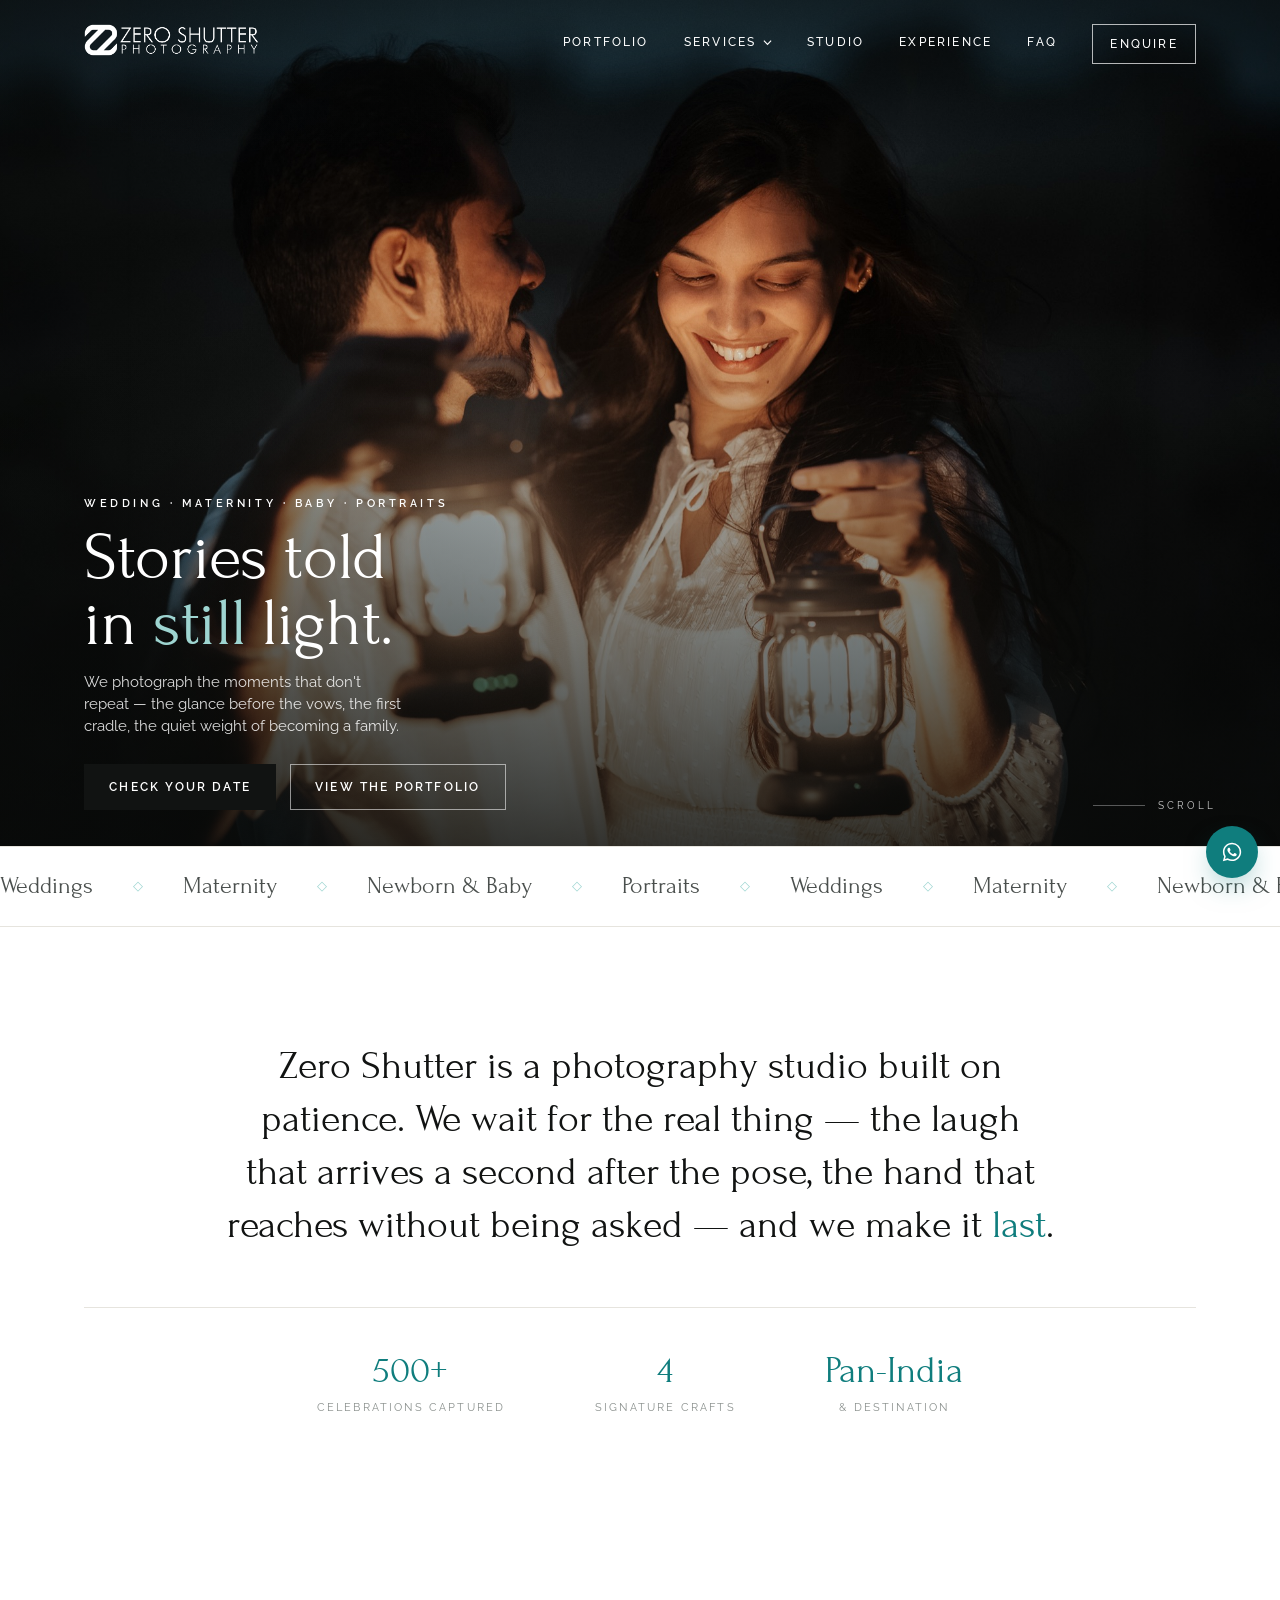
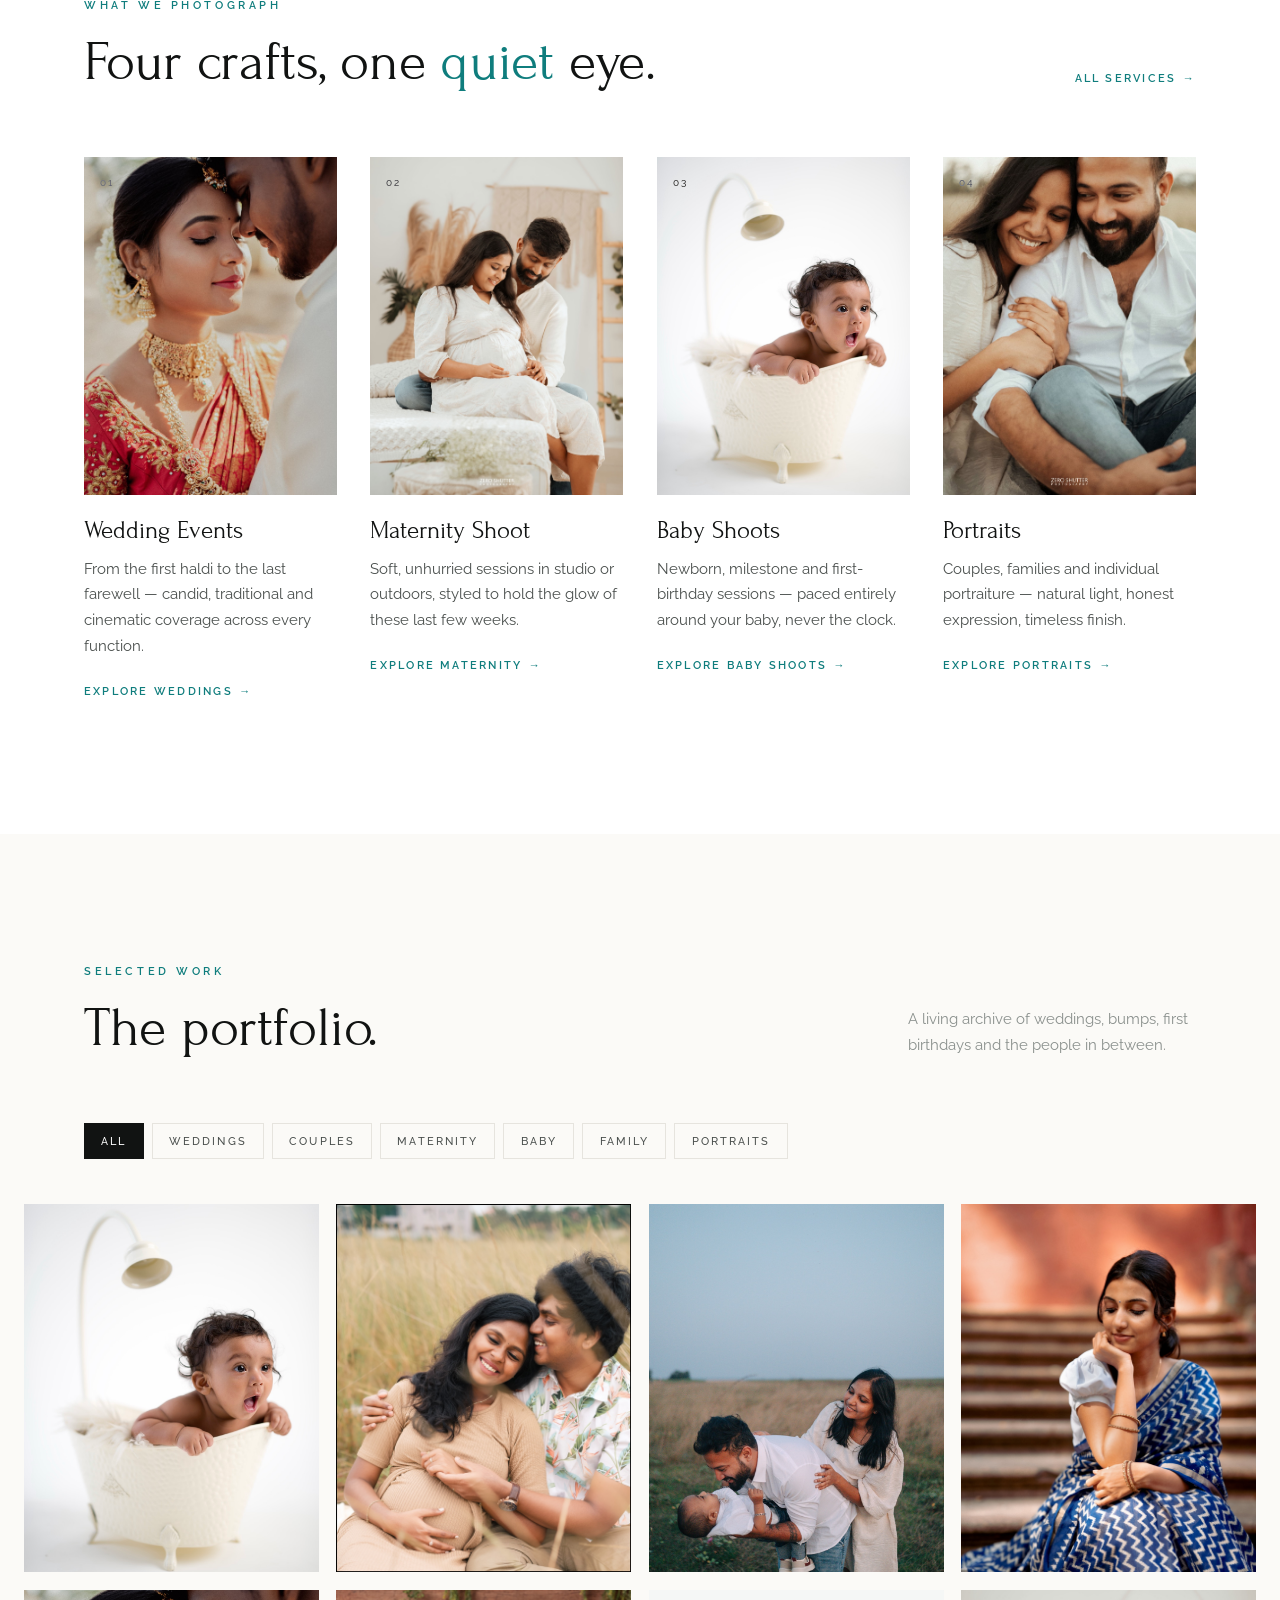
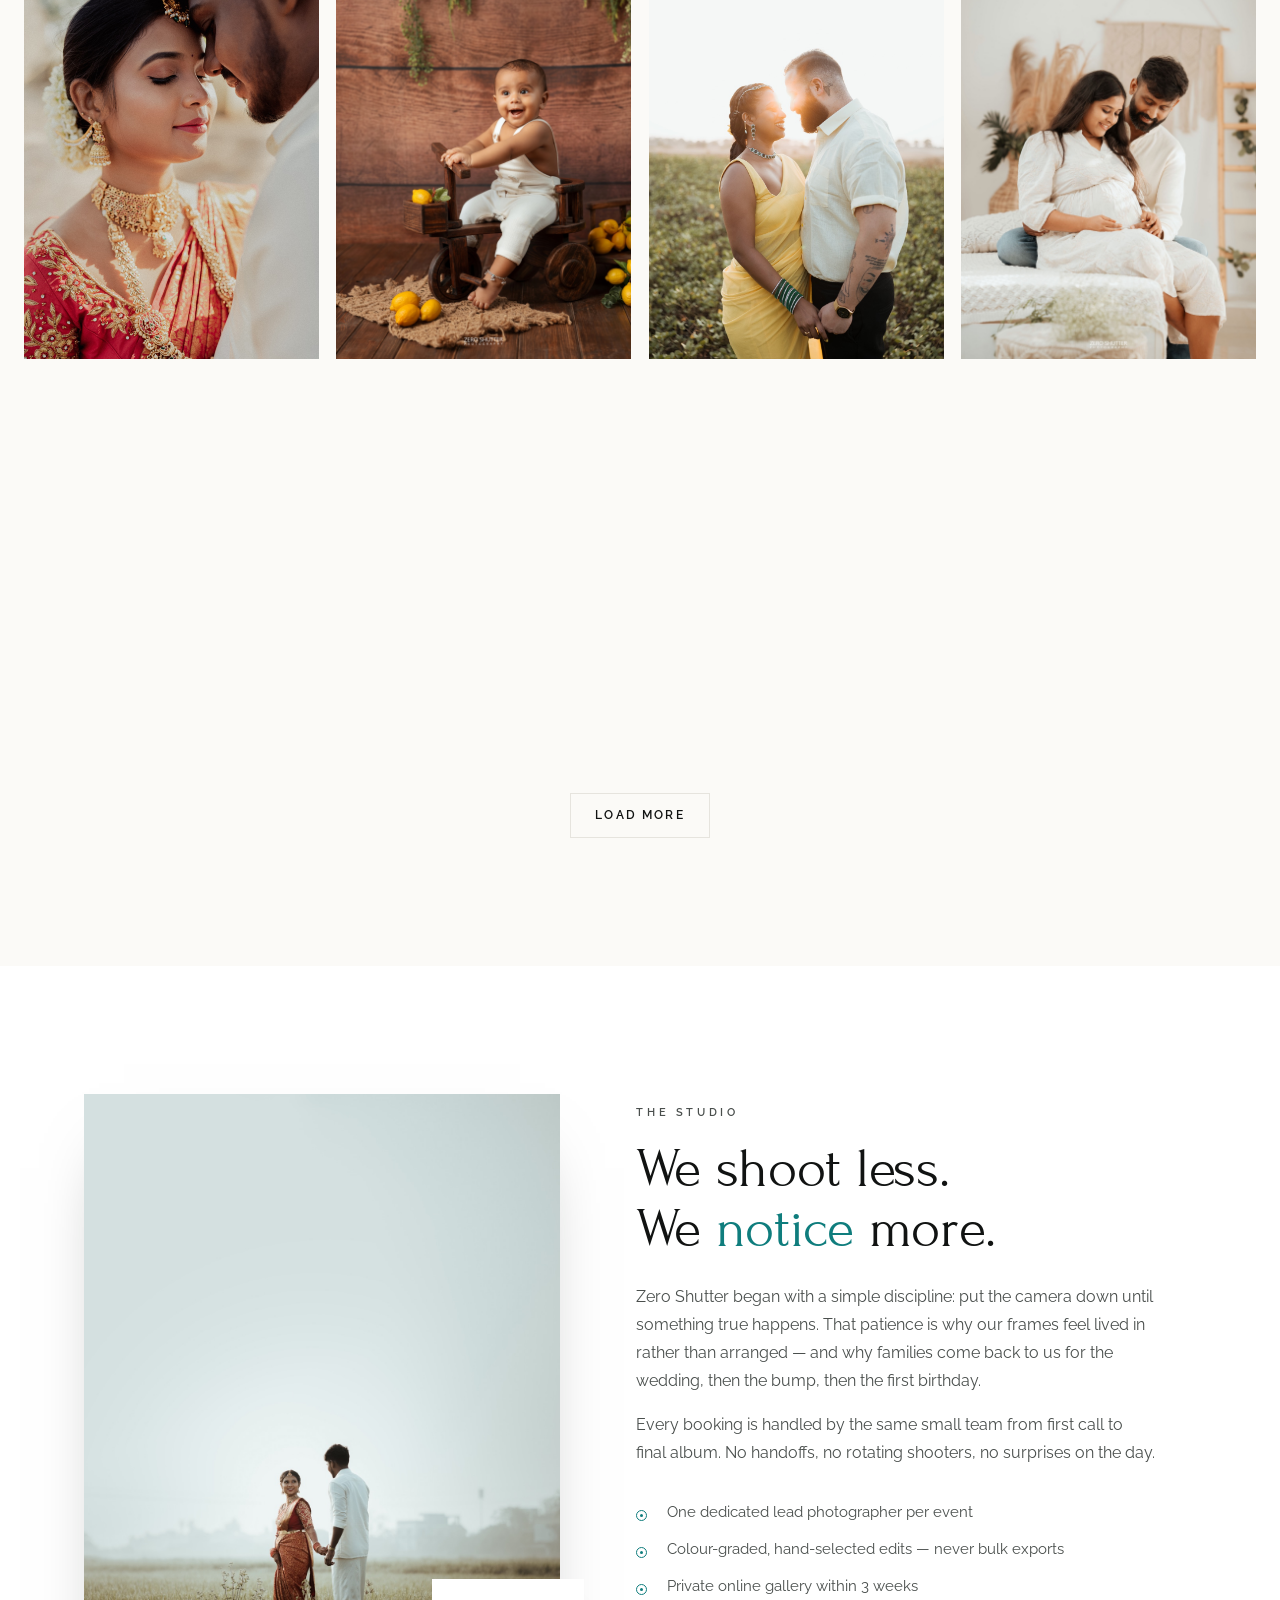
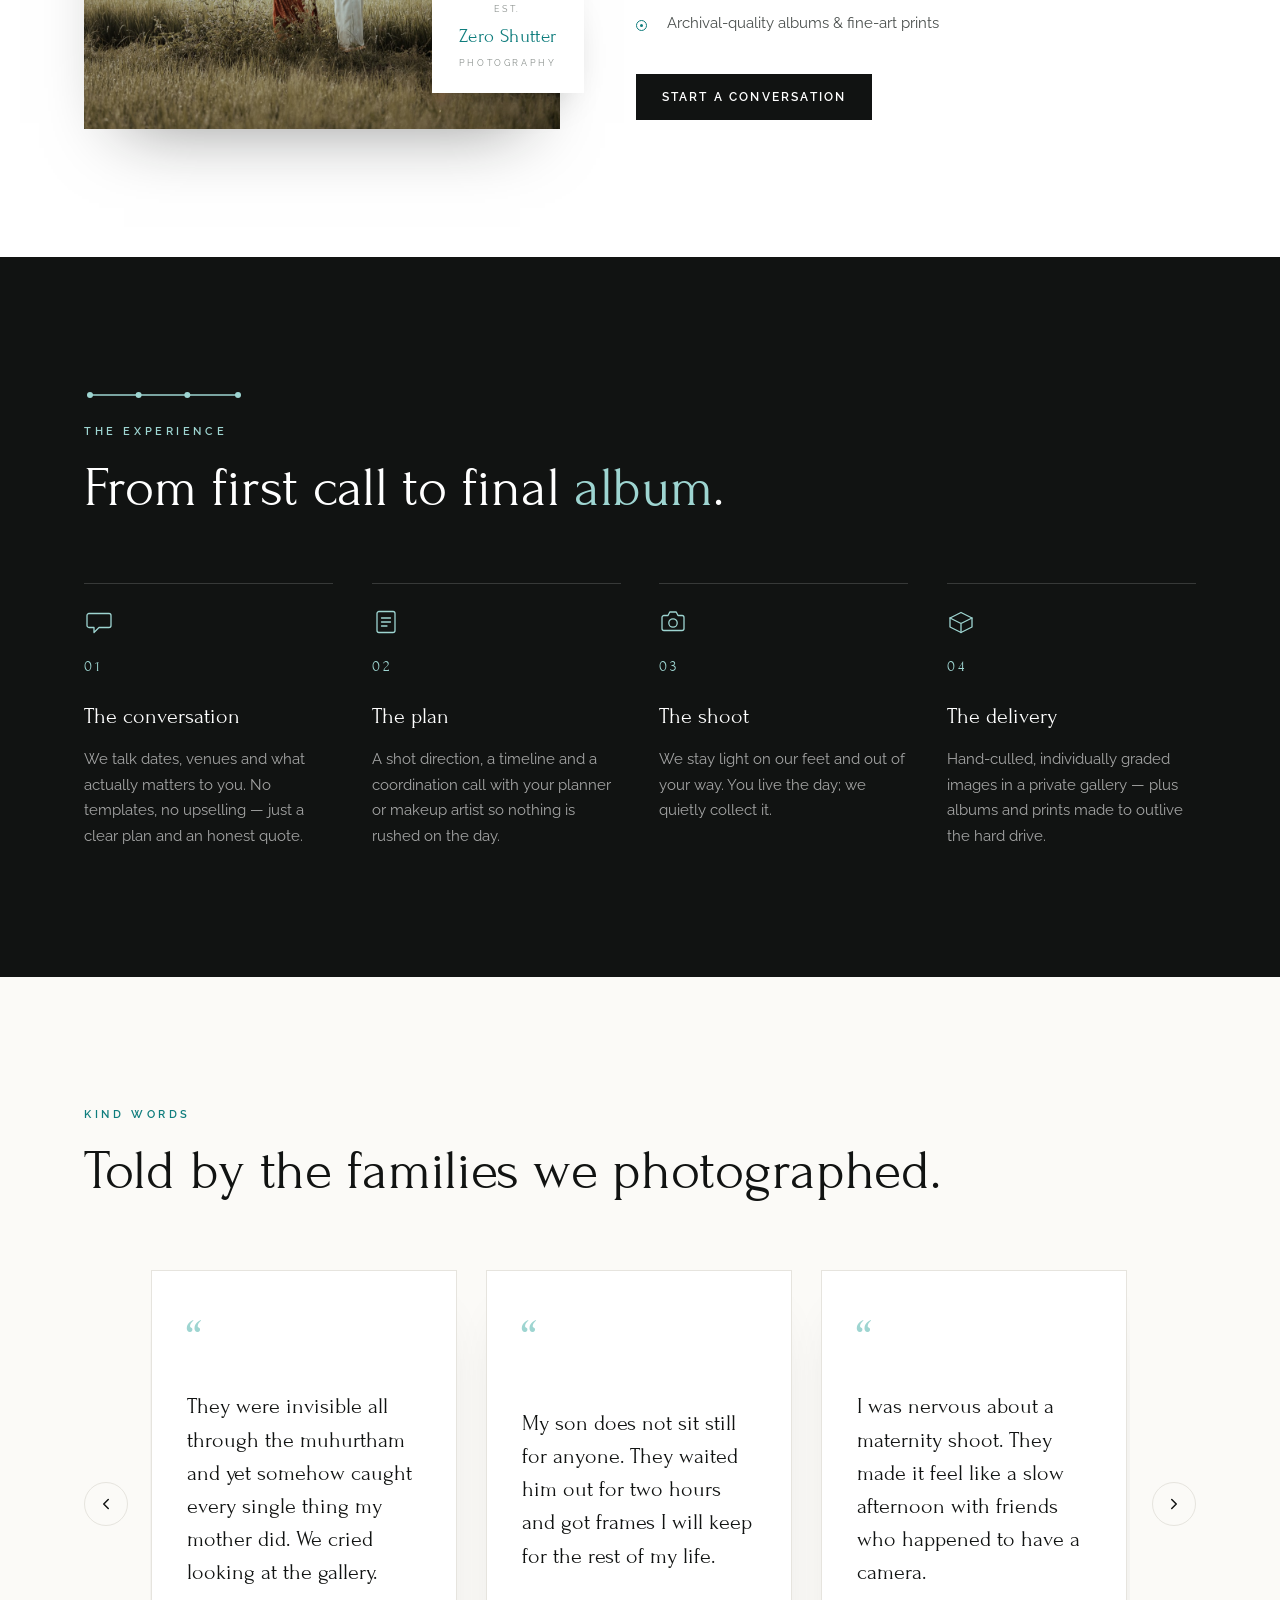
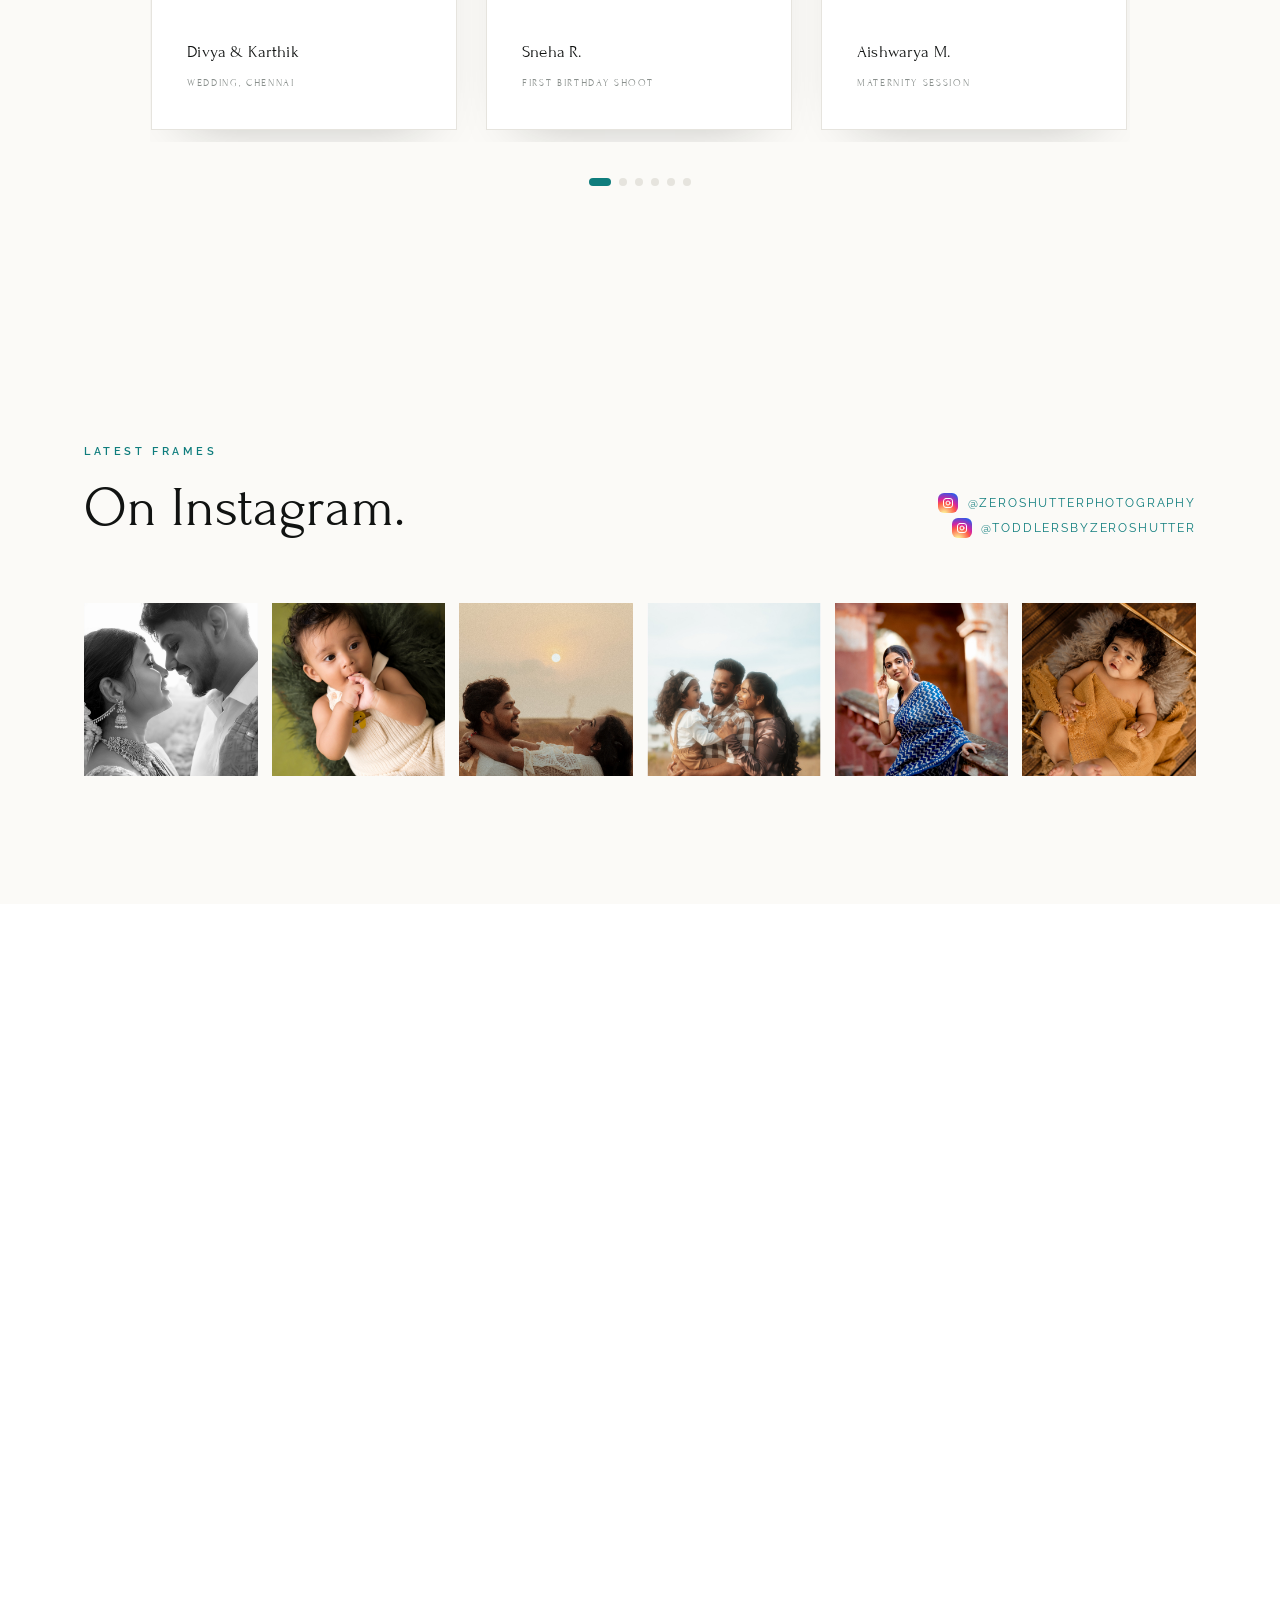
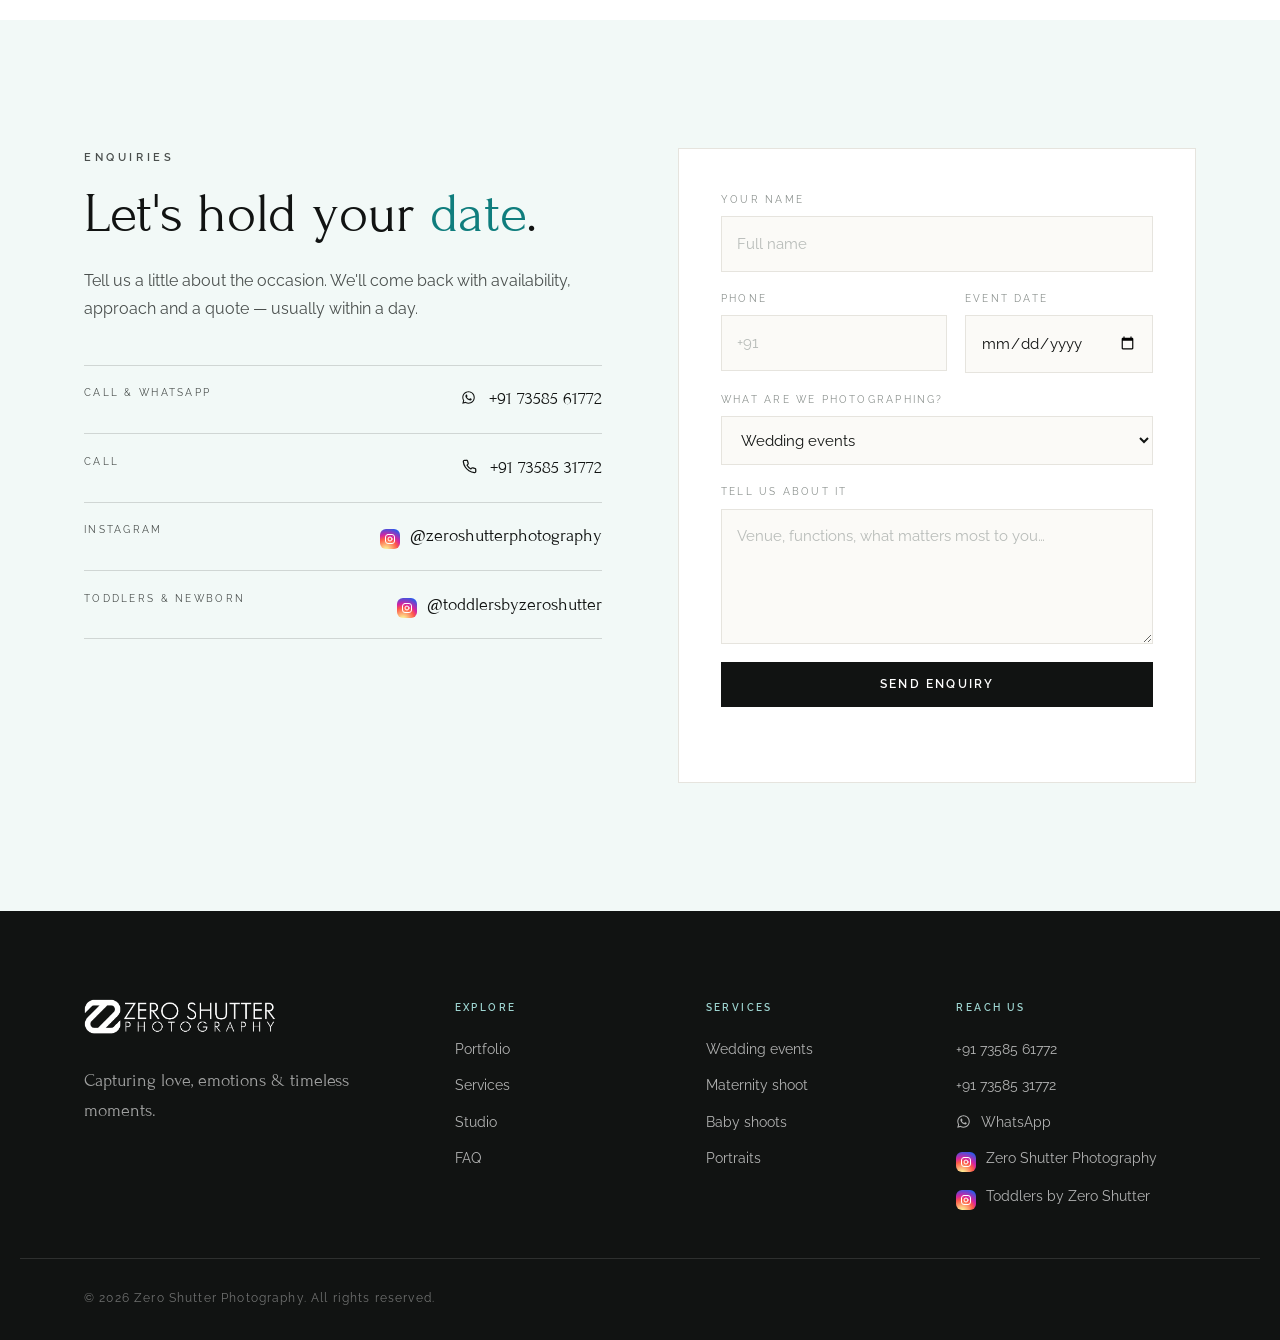
<file: index.html>
<!DOCTYPE html>
<html lang="en">
<head>
<meta charset="UTF-8">
<meta name="viewport" content="width=device-width, initial-scale=1.0">
<title>Zero Shutter Photography — Wedding, Maternity, Baby &amp; Portrait Photography</title>
<meta name="description" content="Zero Shutter Photography — capturing love, emotions and timeless moments. Wedding events, maternity shoots, baby shoots and portraits across India.">
<link rel="icon" type="image/png" href="assets/images/favicon-mark.png">
<link rel="preconnect" href="https://fonts.googleapis.com">
<link rel="preconnect" href="https://fonts.gstatic.com" crossorigin>
<link href="https://fonts.googleapis.com/css2?family=Forum&family=Raleway:ital,wght@0,400;0,500;0,600;0,700;1,400&display=swap" rel="stylesheet">
<link rel="stylesheet" href="assets/css/style.css">
</head>
<body class="has-photo-hero">

<div class="loader" id="loader">
  <div class="loader__mark">
    <img src="assets/images/logo-mark.png" alt="">
  </div>
</div>

<header class="site-header" id="siteHeader">
  <div class="shell header__inner">
    <a class="brand" href="#top" aria-label="Zero Shutter Photography home">
      <img src="assets/images/logo-mark.png" alt="Zero Shutter Photography">
    </a>

    <nav class="nav" id="nav">
      <a href="#work">Portfolio</a>

      <div class="nav__item has-drop">
        <a class="nav__drop-trigger" href="services.html" aria-expanded="false">
          Services
          <svg viewBox="0 0 10 6" aria-hidden="true"><path d="M1 1l4 4 4-4" fill="none" stroke="currentColor" stroke-width="1.3"/></svg>
        </a>
        <div class="drop">
          <div class="drop__inner">
            <a class="drop__item" href="wedding-events.html">
              <span class="drop__thumb"><img src="assets/images/gallery/wedding-1.jpg" alt="" loading="lazy"></span>
              <span class="drop__text"><strong>Wedding Events</strong><em>Candid &middot; Traditional</em></span>
            </a>
            <a class="drop__item" href="maternity-shoot.html">
              <span class="drop__thumb"><img src="assets/images/gallery/maternity-2.jpg" alt="" loading="lazy"></span>
              <span class="drop__text"><strong>Maternity Shoot</strong><em>Studio &middot; Outdoor</em></span>
            </a>
            <a class="drop__item" href="baby-shoots.html">
              <span class="drop__thumb"><img src="assets/images/gallery/baby-1.jpg" alt="" loading="lazy"></span>
              <span class="drop__text"><strong>Baby Shoots</strong><em>Newborn &middot; Milestone</em></span>
            </a>
            <a class="drop__item" href="portraits.html">
              <span class="drop__thumb"><img src="assets/images/gallery/portrait-2.jpg" alt="" loading="lazy"></span>
              <span class="drop__text"><strong>Portraits</strong><em>Couple &middot; Family</em></span>
            </a>
            <a class="drop__all" href="services.html">All services</a>
          </div>
        </div>
      </div>

      <a href="#story">Studio</a>
      <a href="#journal">Experience</a>
      <a href="#faq">FAQ</a>
      <a class="nav__cta" href="#contact">Enquire</a>
    </nav>

    <button class="burger" id="burger" aria-label="Open menu" aria-expanded="false">
      <span></span><span></span>
    </button>
  </div>
</header>

<main id="top">

  <!-- ── HERO ───────────────────────────────────────────── -->
  <section class="hero" id="hero">
    <div class="hero__gallery">
      <div class="hero__slider" id="heroSlider">
        <figure class="hero__slide hero__slide--1 is-active">
          <img class="hero__slide-img" src="assets/images/banner-1.jpg" alt="Couple sharing a laugh in the dark, each holding a glowing lantern" loading="eager" style="--pos:center 30%;--pos-m:47% 50%">
        </figure>
        <figure class="hero__slide">
          <img class="hero__slide-img" src="assets/images/banner-2.jpg" alt="Husband embracing his wife from behind, cheek to cheek" loading="lazy" style="--pos:0% 30%;--pos-m:47% 50%">
        </figure>
        <figure class="hero__slide">
          <img class="hero__slide-img" src="assets/images/banner-3.jpg" alt="Couple holding hands against a brick wall" loading="lazy" style="--pos:center 30%;--pos-m:68% 50%">
        </figure>
      </div>

      <div class="hero__scrim" aria-hidden="true"></div>
    </div>

    <div class="shell hero__overlay reveal">
      <p class="eyebrow">Wedding &middot; Maternity &middot; Baby &middot; Portraits</p>
      <h1 class="display">
        Stories told<br>
        in <em>still</em> light.
      </h1>
      <p class="lede">
        We photograph the moments that don't repeat — the glance before the vows,
        the first cradle, the quiet weight of becoming a family.
      </p>
      <div class="hero__actions">
        <a class="btn btn--solid" href="#contact">Check your date</a>
        <a class="btn btn--ghost" href="#work">View the portfolio</a>
      </div>
    </div>

    <div class="hero__scroll">
      <span></span> Scroll
    </div>
  </section>

  <!-- ── MARQUEE ────────────────────────────────────────── -->
  <div class="marquee" aria-hidden="true">
    <div class="marquee__track">
      <span>Weddings</span><i>◇</i><span>Maternity</span><i>◇</i><span>Newborn &amp; Baby</span><i>◇</i><span>Portraits</span><i>◇</i>
      <span>Weddings</span><i>◇</i><span>Maternity</span><i>◇</i><span>Newborn &amp; Baby</span><i>◇</i><span>Portraits</span><i>◇</i>
      <span>Weddings</span><i>◇</i><span>Maternity</span><i>◇</i><span>Newborn &amp; Baby</span><i>◇</i><span>Portraits</span><i>◇</i>
    </div>
  </div>

  <!-- ── STATEMENT ──────────────────────────────────────── -->
  <section class="statement">
    <div class="shell">
      <p class="statement__text reveal">
        Zero Shutter is a photography studio built on patience. We wait for the real
        thing — the laugh that arrives a second after the pose, the hand that reaches
        without being asked — and we make it <em>last</em>.
      </p>
      <div class="statement__meta reveal">
        <div><strong>500+</strong><span>Celebrations captured</span></div>
        <div><strong>4</strong><span>Signature crafts</span></div>
        <div><strong>Pan-India</strong><span>&amp; destination</span></div>
      </div>
    </div>
  </section>

  <!-- ── SERVICES ───────────────────────────────────────── -->
  <section class="section services" id="services">
    <div class="shell">
      <header class="section__head section__head--split reveal">
        <div>
          <p class="eyebrow">What we photograph</p>
          <h2 class="heading">Four crafts, one <em>quiet</em> eye.</h2>
        </div>
        <a class="link-arrow" href="services.html">All services</a>
      </header>

      <div class="svc-grid">
        <article class="svc reveal">
          <a class="svc__media" href="wedding-events.html">
            <img src="assets/images/gallery/wedding-card.jpg" alt="Bride and groom forehead to forehead, jasmine in her hair and gold jewellery" loading="lazy">
            <span class="svc__index">01</span>
          </a>
          <h3><a href="wedding-events.html">Wedding Events</a></h3>
          <p>From the first haldi to the last farewell — candid, traditional and cinematic coverage across every function.</p>
          <a class="link-arrow" href="wedding-events.html">Explore weddings</a>
        </article>

        <article class="svc reveal">
          <a class="svc__media" href="maternity-shoot.html">
            <img src="assets/images/gallery/maternity-4.jpg" alt="Expecting couple sitting close together in a sunlit studio" loading="lazy">
            <span class="svc__index">02</span>
          </a>
          <h3><a href="maternity-shoot.html">Maternity Shoot</a></h3>
          <p>Soft, unhurried sessions in studio or outdoors, styled to hold the glow of these last few weeks.</p>
          <a class="link-arrow" href="maternity-shoot.html">Explore maternity</a>
        </article>

        <article class="svc reveal">
          <a class="svc__media" href="baby-shoots.html">
            <img src="assets/images/gallery/baby-1.jpg" alt="Baby in a vintage tub during a bright studio session" loading="lazy">
            <span class="svc__index">03</span>
          </a>
          <h3><a href="baby-shoots.html">Baby Shoots</a></h3>
          <p>Newborn, milestone and first-birthday sessions — paced entirely around your baby, never the clock.</p>
          <a class="link-arrow" href="baby-shoots.html">Explore baby shoots</a>
        </article>

        <article class="svc reveal">
          <a class="svc__media" href="portraits.html">
            <img src="assets/images/gallery/portraits-card.jpg" alt="Couple laughing together, her head resting on his shoulder" loading="lazy">
            <span class="svc__index">04</span>
          </a>
          <h3><a href="portraits.html">Portraits</a></h3>
          <p>Couples, families and individual portraiture — natural light, honest expression, timeless finish.</p>
          <a class="link-arrow" href="portraits.html">Explore portraits</a>
        </article>
      </div>
    </div>
  </section>

  <!-- ── PORTFOLIO ──────────────────────────────────────── -->
  <section class="section section--tint work" id="work">
    <div class="shell">
      <header class="section__head section__head--split reveal">
        <div>
          <p class="eyebrow">Selected work</p>
          <h2 class="heading">The portfolio.</h2>
        </div>
        <p class="section__note">A living archive of weddings, bumps, first birthdays and the people in between.</p>
      </header>

      <div class="filters reveal" id="filters">
        <button class="filter is-active" data-filter="all">All</button>
        <button class="filter" data-filter="wedding">Weddings</button>
        <button class="filter" data-filter="couple">Couples</button>
        <button class="filter" data-filter="maternity">Maternity</button>
        <button class="filter" data-filter="baby">Baby</button>
        <button class="filter" data-filter="family">Family</button>
        <button class="filter" data-filter="portrait">Portraits</button>
      </div>

      <div class="gallery" id="gallery">
        <figure class="shot reveal" data-cat="baby"><img src="assets/images/gallery/baby-1.jpg" alt="Baby in a vintage tub during a studio session" loading="lazy"><figcaption>Baby</figcaption></figure>
        <figure class="shot reveal" data-cat="maternity"><img src="assets/images/gallery/maternity-2.jpg" alt="Expecting parents sharing a close embrace in a golden field" loading="lazy"><figcaption>Maternity</figcaption></figure>
        <figure class="shot reveal" data-cat="family"><img src="assets/images/gallery/family-6.jpg" alt="Father lifting his baby for a nose-to-nose moment at golden hour" loading="lazy"><figcaption>Family</figcaption></figure>
        <figure class="shot reveal" data-cat="portrait"><img src="assets/images/gallery/portrait-1.jpg" alt="Portrait in a blue ikat saree on heritage steps" loading="lazy"><figcaption>Portrait</figcaption></figure>
        <figure class="shot reveal" data-cat="wedding"><img src="assets/images/gallery/wedding-2.jpg" alt="Bride and groom forehead to forehead, jasmine in her hair" loading="lazy"><figcaption>Wedding</figcaption></figure>
        <figure class="shot reveal" data-cat="baby"><img src="assets/images/gallery/baby-5.jpg" alt="First birthday shoot on a wooden tricycle" loading="lazy"><figcaption>Baby</figcaption></figure>
        <figure class="shot reveal" data-cat="couple"><img src="assets/images/gallery/couple-4.jpg" alt="Couple in a field at golden hour, sun flaring behind them" loading="lazy"><figcaption>Couple</figcaption></figure>
        <figure class="shot reveal" data-cat="maternity"><img src="assets/images/gallery/maternity-4.jpg" alt="Expecting couple sitting close together in a sunlit studio" loading="lazy"><figcaption>Maternity</figcaption></figure>
        <figure class="shot reveal" data-cat="family"><img src="assets/images/gallery/family-4.jpg" alt="Toddler on her father's shoulders as her mother looks up laughing" loading="lazy"><figcaption>Family</figcaption></figure>
        <figure class="shot reveal" data-cat="portrait"><img src="assets/images/gallery/portrait-2.jpg" alt="Portrait in a red dress and straw hat in a golden field" loading="lazy"><figcaption>Portrait</figcaption></figure>
        <figure class="shot shot--more reveal" data-cat="wedding"><img src="assets/images/gallery/wedding-3.jpg" alt="Black and white portrait of a bride and groom" loading="lazy"><figcaption>Wedding</figcaption></figure>
        <figure class="shot shot--more reveal" data-cat="baby"><img src="assets/images/gallery/baby-11.jpg" alt="One year old leaning on a vintage toy car under an I am one banner" loading="lazy"><figcaption>Baby</figcaption></figure>
        <figure class="shot shot--more reveal" data-cat="couple"><img src="assets/images/gallery/couple-13.jpg" alt="Couple holding each other close in the rain" loading="lazy"><figcaption>Couple</figcaption></figure>
        <figure class="shot shot--more reveal" data-cat="baby"><img src="assets/images/gallery/baby-8.jpg" alt="Baby seated beside a cane pram with flowers" loading="lazy"><figcaption>Baby</figcaption></figure>
        <figure class="shot shot--more reveal" data-cat="baby"><img src="assets/images/gallery/baby-6.jpg" alt="Toddler with a sunflower during an outdoor shoot" loading="lazy"><figcaption>Baby</figcaption></figure>
        <figure class="shot shot--more reveal" data-cat="couple"><img src="assets/images/gallery/couple-14.jpg" alt="Couple holding hands in a field, her tattoo catching the light" loading="lazy"><figcaption>Couple</figcaption></figure>
        <figure class="shot shot--more reveal" data-cat="couple"><img src="assets/images/gallery/couple-9.jpg" alt="Couple sheltering together under an umbrella in the rain" loading="lazy"><figcaption>Couple</figcaption></figure>
        <figure class="shot shot--more reveal" data-cat="maternity"><img src="assets/images/gallery/maternity-1.jpg" alt="Husband and wife embracing over her bump in a boho studio" loading="lazy"><figcaption>Maternity</figcaption></figure>
        <figure class="shot shot--more reveal" data-cat="couple"><img src="assets/images/gallery/couple-15.jpg" alt="Couple sharing a nose-to-nose moment beside a white wall and old wooden door" loading="lazy"><figcaption>Couple</figcaption></figure>
        <figure class="shot shot--more reveal" data-cat="wedding"><img src="assets/images/gallery/wedding-10.jpg" alt="Bride and groom walking hand in hand along an old stone wall" loading="lazy"><figcaption>Wedding</figcaption></figure>
        <figure class="shot shot--more reveal" data-cat="baby"><img src="assets/images/gallery/baby-12.jpg" alt="Smiling one year old in denim dungarees beside wooden ONE blocks" loading="lazy"><figcaption>Baby</figcaption></figure>
        <figure class="shot shot--more reveal" data-cat="family"><img src="assets/images/gallery/family-1.jpg" alt="Family embracing on the beach as their toddler reaches for her mother" loading="lazy"><figcaption>Family</figcaption></figure>
        <figure class="shot shot--more reveal" data-cat="couple"><img src="assets/images/gallery/couple-16.jpg" alt="Couple embracing in a soft, dreamy motion-blur frame in a golden field" loading="lazy"><figcaption>Couple</figcaption></figure>
        <figure class="shot shot--more reveal" data-cat="portrait"><img src="assets/images/gallery/portrait-3.jpg" alt="Portrait in a purple saree with flowers in her hair" loading="lazy"><figcaption>Portrait</figcaption></figure>
        <figure class="shot shot--more reveal" data-cat="baby"><img src="assets/images/gallery/baby-2.jpg" alt="Baby wrapped in mustard cloth on a gold bed" loading="lazy"><figcaption>Baby</figcaption></figure>
        <figure class="shot shot--more reveal" data-cat="couple"><img src="assets/images/gallery/couple-3.jpg" alt="Husband embracing his wife from behind beneath a heritage archway" loading="lazy"><figcaption>Couple</figcaption></figure>
        <figure class="shot shot--more reveal" data-cat="wedding"><img src="assets/images/gallery/wedding-7.jpg" alt="Bride and groom against a sunlit stone wall" loading="lazy"><figcaption>Wedding</figcaption></figure>
        <figure class="shot shot--more reveal" data-cat="baby"><img src="assets/images/gallery/baby-9.jpg" alt="Father holding his sleeping baby against his chest" loading="lazy"><figcaption>Baby</figcaption></figure>
        <figure class="shot shot--more reveal" data-cat="couple"><img src="assets/images/gallery/couple-17.jpg" alt="Couple in matching brown tones, arms linked" loading="lazy"><figcaption>Couple</figcaption></figure>
        <figure class="shot shot--more reveal" data-cat="wedding"><img src="assets/images/gallery/wedding-6.jpg" alt="Black and white portrait of a bride and groom nose to nose in the sun" loading="lazy"><figcaption>Wedding</figcaption></figure>
        <figure class="shot shot--more reveal" data-cat="baby"><img src="assets/images/gallery/baby-13.jpg" alt="Baby in a rust romper on a wooden crate under a Happy Birthday banner" loading="lazy"><figcaption>Baby</figcaption></figure>
        <figure class="shot shot--more reveal" data-cat="couple"><img src="assets/images/gallery/couple-7.jpg" alt="Couple standing beneath a vast banyan tree" loading="lazy"><figcaption>Couple</figcaption></figure>
        <figure class="shot shot--more reveal" data-cat="couple"><img src="assets/images/gallery/couple-18.jpg" alt="Woman smiling at her partner beneath a clear umbrella in the rain" loading="lazy"><figcaption>Couple</figcaption></figure>
        <figure class="shot shot--more reveal" data-cat="baby"><img src="assets/images/gallery/baby-7.jpg" alt="Baby crawling during a bright studio session" loading="lazy"><figcaption>Baby</figcaption></figure>
        <figure class="shot shot--more reveal" data-cat="maternity"><img src="assets/images/gallery/maternity-5.jpg" alt="Husband holding his wife close on a studio sofa" loading="lazy"><figcaption>Maternity</figcaption></figure>
        <figure class="shot shot--more reveal" data-cat="couple"><img src="assets/images/gallery/couple-19.jpg" alt="Couple kissing in a golden field at sunset" loading="lazy"><figcaption>Couple</figcaption></figure>
        <figure class="shot shot--more reveal" data-cat="family"><img src="assets/images/gallery/family-3.jpg" alt="Parents and their toddler laughing together in a field" loading="lazy"><figcaption>Family</figcaption></figure>
        <figure class="shot shot--more reveal" data-cat="baby"><img src="assets/images/gallery/baby-14.jpg" alt="Baby smiling in a rattan basket with cream flowers on an amber backdrop" loading="lazy"><figcaption>Baby</figcaption></figure>
        <figure class="shot shot--more reveal" data-cat="couple"><img src="assets/images/gallery/couple-hd-1.jpg" alt="Close portrait of a bride's smile as her husband leans in behind her" loading="lazy"><figcaption>Couple</figcaption></figure>
        <figure class="shot shot--more reveal" data-cat="wedding"><img src="assets/images/gallery/wedding-9.jpg" alt="Bride and groom holding hands in a misty paddy field" loading="lazy"><figcaption>Wedding</figcaption></figure>
        <figure class="shot shot--more reveal" data-cat="portrait"><img src="assets/images/gallery/portrait-5.jpg" alt="Portrait seated among tall golden grass" loading="lazy"><figcaption>Portrait</figcaption></figure>
        <figure class="shot shot--more reveal" data-cat="wedding"><img src="assets/images/gallery/wedding-4.jpg" alt="Bride and groom in traditional South Indian wedding attire" loading="lazy"><figcaption>Wedding</figcaption></figure>
        <figure class="shot shot--more reveal" data-cat="couple"><img src="assets/images/gallery/couple-20.jpg" alt="Couple dancing in tall golden grass, hands raised" loading="lazy"><figcaption>Couple</figcaption></figure>
        <figure class="shot shot--more reveal" data-cat="baby"><img src="assets/images/gallery/baby-3.jpg" alt="Toddler seated on a wooden crate in studio" loading="lazy"><figcaption>Baby</figcaption></figure>
        <figure class="shot shot--more reveal" data-cat="baby"><img src="assets/images/gallery/baby-4.jpg" alt="One year old with lettered blocks in studio" loading="lazy"><figcaption>Baby</figcaption></figure>
        <figure class="shot shot--more reveal" data-cat="couple"><img src="assets/images/gallery/couple-21.jpg" alt="Couple laughing as he hugs her from behind in a green field" loading="lazy"><figcaption>Couple</figcaption></figure>
        <figure class="shot shot--more reveal" data-cat="couple"><img src="assets/images/gallery/couple-5.jpg" alt="Couple close together, his hand resting against her cheek" loading="lazy"><figcaption>Couple</figcaption></figure>
        <figure class="shot shot--more reveal" data-cat="baby"><img src="assets/images/gallery/baby-10.jpg" alt="Baby resting on a soft green blanket" loading="lazy"><figcaption>Baby</figcaption></figure>
        <figure class="shot shot--more reveal" data-cat="family"><img src="assets/images/gallery/family-5.jpg" alt="Parents sharing a tender moment with their baby" loading="lazy"><figcaption>Family</figcaption></figure>
        <figure class="shot shot--more reveal" data-cat="couple"><img src="assets/images/gallery/couple-22.jpg" alt="Couple walking and laughing together along a tree-lined street" loading="lazy"><figcaption>Couple</figcaption></figure>
        <figure class="shot shot--more reveal" data-cat="wedding"><img src="assets/images/gallery/wedding-11.jpg" alt="Groom resting his forehead against his bride's, both smiling" loading="lazy"><figcaption>Wedding</figcaption></figure>
      </div>

      <div class="gallery__more">
        <button class="btn btn--ghost" id="loadMore">Load more</button>
      </div>
    </div>
  </section>

  <!-- ── STORY ──────────────────────────────────────────── -->
  <section class="section story" id="story">
    <div class="shell story__grid">
      <div class="story__media reveal">
        <img src="assets/images/gallery/wedding-9.jpg" alt="Couple holding hands in a misty open field" loading="lazy">
        <div class="story__badge">
          <span>Est.</span>
          <strong>Zero Shutter</strong>
          <span>Photography</span>
        </div>
      </div>

      <div class="story__copy reveal">
        <p class="eyebrow">The studio</p>
        <h2 class="heading">We shoot less.<br>We <em>notice</em> more.</h2>
        <p>
          Zero Shutter began with a simple discipline: put the camera down until
          something true happens. That patience is why our frames feel lived in
          rather than arranged — and why families come back to us for the wedding,
          then the bump, then the first birthday.
        </p>
        <p>
          Every booking is handled by the same small team from first call to final
          album. No handoffs, no rotating shooters, no surprises on the day.
        </p>

        <ul class="ticks">
          <li>One dedicated lead photographer per event</li>
          <li>Colour-graded, hand-selected edits — never bulk exports</li>
          <li>Private online gallery within 3 weeks</li>
          <li>Archival-quality albums &amp; fine-art prints</li>
        </ul>

        <a class="btn btn--solid" href="#contact">Start a conversation</a>
      </div>
    </div>
  </section>

  <!-- ── EXPERIENCE / PROCESS ───────────────────────────── -->
  <section class="section section--dark journal" id="journal">
    <div class="shell">
      <header class="section__head section__head--journal reveal">
        <svg class="journey-icon" viewBox="0 0 160 20" width="160" height="20" aria-hidden="true">
          <line class="journey-icon__path" x1="6" y1="10" x2="154" y2="10"/>
          <circle class="journey-icon__dot" cx="6" cy="10" r="3"/>
          <circle class="journey-icon__dot" cx="54.6" cy="10" r="3"/>
          <circle class="journey-icon__dot" cx="103.3" cy="10" r="3"/>
          <circle class="journey-icon__dot" cx="154" cy="10" r="3"/>
        </svg>
        <p class="eyebrow eyebrow--light">The experience</p>
        <h2 class="heading heading--light">From first call to final <em>album</em>.</h2>
      </header>

      <ol class="steps">
        <li class="step reveal">
          <svg class="step-icon" viewBox="0 0 32 24" width="32" height="24" aria-hidden="true">
            <path class="step-icon__path" d="M2 3.5h20a2 2 0 0 1 2 2v10a2 2 0 0 1-2 2H12l-5 5v-5H2a2 2 0 0 1-2-2v-10a2 2 0 0 1 2-2Z" transform="translate(3,0)"/>
          </svg>
          <span class="step__num">01</span>
          <h3>The conversation</h3>
          <p>We talk dates, venues and what actually matters to you. No templates, no upselling — just a clear plan and an honest quote.</p>
        </li>
        <li class="step reveal">
          <svg class="step-icon" viewBox="0 0 32 24" width="32" height="24" aria-hidden="true">
            <rect class="step-icon__path" x="5" y="1.5" width="18" height="21" rx="2"/>
            <path class="step-icon__path step-icon__path--b" d="M9.5 8h9M9.5 12h9M9.5 16h5.5"/>
          </svg>
          <span class="step__num">02</span>
          <h3>The plan</h3>
          <p>A shot direction, a timeline and a coordination call with your planner or makeup artist so nothing is rushed on the day.</p>
        </li>
        <li class="step reveal">
          <svg class="step-icon" viewBox="0 0 32 24" width="32" height="24" aria-hidden="true">
            <path class="step-icon__path" d="M9 5.5 10.8 2h6.4L19 5.5h4a2 2 0 0 1 2 2v11a2 2 0 0 1-2 2H5a2 2 0 0 1-2-2v-11a2 2 0 0 1 2-2Z"/>
            <circle class="step-icon__path step-icon__path--b" cx="14" cy="13" r="4.2"/>
          </svg>
          <span class="step__num">03</span>
          <h3>The shoot</h3>
          <p>We stay light on our feet and out of your way. You live the day; we quietly collect it.</p>
        </li>
        <li class="step reveal">
          <svg class="step-icon" viewBox="0 0 32 24" width="32" height="24" aria-hidden="true">
            <path class="step-icon__path" d="M3 8 14 2.5 25 8v9L14 22.5 3 17Z"/>
            <path class="step-icon__path step-icon__path--b" d="M3 8 14 13.5 25 8M14 13.5V22.5"/>
          </svg>
          <span class="step__num">04</span>
          <h3>The delivery</h3>
          <p>Hand-culled, individually graded images in a private gallery — plus albums and prints made to outlive the hard drive.</p>
        </li>
      </ol>
    </div>
  </section>

  <!-- ── TESTIMONIALS ───────────────────────────────────── -->
  <section class="section quotes">
    <div class="shell">
      <header class="section__head section__head--quotes reveal">
        <p class="eyebrow">Kind words</p>
        <h2 class="heading">Told by the families we photographed.</h2>
      </header>

      <div class="quote-carousel reveal">
        <button class="quote-arrow quote-arrow--prev" id="quotePrev" aria-label="Previous testimonial">
          <svg viewBox="0 0 24 24" width="18" height="18" aria-hidden="true"><polyline points="15 18 9 12 15 6" fill="none" stroke="currentColor" stroke-width="2" stroke-linecap="round" stroke-linejoin="round"/></svg>
        </button>

        <div class="quote-track" id="quoteTrack">
          <blockquote class="quote">
            <span class="quote__mark" aria-hidden="true">&ldquo;</span>
            <p>They were invisible all through the muhurtham and yet somehow caught every single thing my mother did. We cried looking at the gallery.</p>
            <cite>Divya &amp; Karthik <span>Wedding, Chennai</span></cite>
          </blockquote>
          <blockquote class="quote">
            <span class="quote__mark" aria-hidden="true">&ldquo;</span>
            <p>My son does not sit still for anyone. They waited him out for two hours and got frames I will keep for the rest of my life.</p>
            <cite>Sneha R. <span>First birthday shoot</span></cite>
          </blockquote>
          <blockquote class="quote">
            <span class="quote__mark" aria-hidden="true">&ldquo;</span>
            <p>I was nervous about a maternity shoot. They made it feel like a slow afternoon with friends who happened to have a camera.</p>
            <cite>Aishwarya M. <span>Maternity session</span></cite>
          </blockquote>
          <blockquote class="quote">
            <span class="quote__mark" aria-hidden="true">&ldquo;</span>
            <p>Our newborn wouldn't settle until five minutes before they arrived. They didn't rush or panic, just waited — and got the calmest, softest photos we could have hoped for.</p>
            <cite>Priya &amp; Arjun <span>Newborn shoot</span></cite>
          </blockquote>
          <blockquote class="quote">
            <span class="quote__mark" aria-hidden="true">&ldquo;</span>
            <p>It didn't feel like a photoshoot at all. We just walked around and talked, and forgot the camera was there. The pictures came back looking exactly like us.</p>
            <cite>Naveen K. <span>Couple portraits</span></cite>
          </blockquote>
          <blockquote class="quote">
            <span class="quote__mark" aria-hidden="true">&ldquo;</span>
            <p>My grandmother is camera-shy and refuses every photo taken of her. There's a frame from that day of her laughing that's now hanging in our hallway.</p>
            <cite>Meera S. <span>Family portraits</span></cite>
          </blockquote>
        </div>

        <button class="quote-arrow quote-arrow--next" id="quoteNext" aria-label="Next testimonial">
          <svg viewBox="0 0 24 24" width="18" height="18" aria-hidden="true"><polyline points="9 18 15 12 9 6" fill="none" stroke="currentColor" stroke-width="2" stroke-linecap="round" stroke-linejoin="round"/></svg>
        </button>
      </div>

      <div class="quote-dots" id="quoteDots" role="tablist" aria-label="Testimonial navigation">
        <button class="quote-dots__dot is-active" role="tab" aria-label="Testimonial 1"></button>
        <button class="quote-dots__dot" role="tab" aria-label="Testimonial 2"></button>
        <button class="quote-dots__dot" role="tab" aria-label="Testimonial 3"></button>
        <button class="quote-dots__dot" role="tab" aria-label="Testimonial 4"></button>
        <button class="quote-dots__dot" role="tab" aria-label="Testimonial 5"></button>
        <button class="quote-dots__dot" role="tab" aria-label="Testimonial 6"></button>
      </div>
    </div>
  </section>

  <!-- ── INSTAGRAM ──────────────────────────────────────── -->
  <section class="section section--tint insta">
    <div class="shell">
      <header class="section__head section__head--split reveal">
        <div>
          <p class="eyebrow">Latest frames</p>
          <h2 class="heading">On Instagram.</h2>
        </div>
        <div class="insta__handles">
          <a href="https://www.instagram.com/zeroshutterphotography" target="_blank" rel="noopener"><span class="ico ico--ig-brand"><svg viewBox="0 0 24 24" fill="none" stroke="#fff" stroke-width="2" stroke-linecap="round" stroke-linejoin="round" aria-hidden="true"><rect x="3" y="3" width="18" height="18" rx="5"/><circle cx="12" cy="12" r="4"/><circle cx="17.3" cy="6.7" r=".4" fill="#fff" stroke="none"/></svg></span> @zeroshutterphotography</a>
          <a href="https://www.instagram.com/toddlersbyzeroshutter" target="_blank" rel="noopener"><span class="ico ico--ig-brand"><svg viewBox="0 0 24 24" fill="none" stroke="#fff" stroke-width="2" stroke-linecap="round" stroke-linejoin="round" aria-hidden="true"><rect x="3" y="3" width="18" height="18" rx="5"/><circle cx="12" cy="12" r="4"/><circle cx="17.3" cy="6.7" r=".4" fill="#fff" stroke="none"/></svg></span> @toddlersbyzeroshutter</a>
        </div>
      </header>

      <div class="insta-strip">
        <a class="insta__tile reveal" href="https://www.instagram.com/zeroshutterphotography" target="_blank" rel="noopener"><img src="assets/images/gallery/wedding-6.jpg" alt="Instagram post" loading="lazy"></a>
        <a class="insta__tile reveal" href="https://www.instagram.com/toddlersbyzeroshutter" target="_blank" rel="noopener"><img src="assets/images/gallery/baby-10.jpg" alt="Instagram post" loading="lazy"></a>
        <a class="insta__tile reveal" href="https://www.instagram.com/zeroshutterphotography" target="_blank" rel="noopener"><img src="assets/images/gallery/couple-8.jpg" alt="Instagram post" loading="lazy"></a>
        <a class="insta__tile reveal" href="https://www.instagram.com/toddlersbyzeroshutter" target="_blank" rel="noopener"><img src="assets/images/gallery/family-2.jpg" alt="Instagram post" loading="lazy"></a>
        <a class="insta__tile reveal" href="https://www.instagram.com/zeroshutterphotography" target="_blank" rel="noopener"><img src="assets/images/gallery/portrait-4.jpg" alt="Instagram post" loading="lazy"></a>
        <a class="insta__tile reveal" href="https://www.instagram.com/toddlersbyzeroshutter" target="_blank" rel="noopener"><img src="assets/images/gallery/baby-2.jpg" alt="Instagram post" loading="lazy"></a>
      </div>
    </div>
  </section>

  <!-- ── FAQ ────────────────────────────────────────────── -->
  <section class="section faq" id="faq">
    <div class="shell faq__grid">
      <div class="faq__intro reveal">
        <p class="eyebrow">Good to know</p>
        <h2 class="heading">Questions,<br>answered plainly.</h2>
        <p class="faq__aside">Something not covered here? Message us on WhatsApp — we usually reply the same day.</p>
        <a class="btn btn--ghost" href="https://wa.me/917358561772" target="_blank" rel="noopener">Ask on WhatsApp</a>
      </div>

      <div class="accordion reveal">
        <details class="acc">
          <summary>How far in advance should we book?</summary>
          <div class="acc__body"><p>For weddings, three to six months is comfortable — peak season dates go earlier. Maternity, baby and portrait sessions usually need two to three weeks' notice.</p></div>
        </details>
        <details class="acc">
          <summary>Do you travel outside the city?</summary>
          <div class="acc__body"><p>Yes. We shoot across India and take destination weddings abroad. Travel and stay are quoted separately and transparently.</p></div>
        </details>
        <details class="acc">
          <summary>When is the right time for a maternity or newborn shoot?</summary>
          <div class="acc__body"><p>Maternity sits best between 28 and 34 weeks. Newborn sessions are loveliest in the first two weeks, while babies still curl. Milestone shoots work at 6 months and again at one year.</p></div>
        </details>
        <details class="acc">
          <summary>How many photographs do we receive?</summary>
          <div class="acc__body"><p>It depends on the event, but we deliver every frame worth keeping — hand-selected and individually graded, not a bulk export. A full wedding day typically runs several hundred finished images.</p></div>
        </details>
        <details class="acc">
          <summary>How long is the delivery?</summary>
          <div class="acc__body"><p>A private preview within a week, the complete gallery within three weeks, and albums roughly four weeks after your final selections.</p></div>
        </details>
        <details class="acc">
          <summary>What does it cost?</summary>
          <div class="acc__body"><p>Packages are built around your functions rather than sold off a shelf. Tell us your dates and requirements and we'll send a clear, itemised quote.</p></div>
        </details>
      </div>
    </div>
  </section>

  <!-- ── CONTACT ────────────────────────────────────────── -->
  <section class="section contact" id="contact">
    <div class="shell contact__grid">
      <div class="contact__copy reveal">
        <p class="eyebrow">Enquiries</p>
        <h2 class="heading">Let's hold your <em>date</em>.</h2>
        <p>Tell us a little about the occasion. We'll come back with availability, approach and a quote — usually within a day.</p>

        <ul class="contact__list">
          <li><span>Call &amp; WhatsApp</span><a href="tel:+917358561772"><svg class="ico" viewBox="0 0 24 24" width="15" height="15" aria-hidden="true"><path fill="currentColor" d="M12.04 2c-5.5 0-9.97 4.47-9.97 9.97 0 1.76.46 3.48 1.34 5L2 22l5.2-1.36a9.9 9.9 0 0 0 4.84 1.24h.01c5.5 0 9.97-4.47 9.97-9.97 0-2.66-1.04-5.17-2.92-7.05A9.9 9.9 0 0 0 12.04 2Zm0 18.2h-.01a8.3 8.3 0 0 1-4.22-1.16l-.3-.18-3.13.82.84-3.05-.2-.31a8.26 8.26 0 0 1-1.27-4.4c0-4.57 3.72-8.29 8.3-8.29 2.21 0 4.29.86 5.86 2.43a8.24 8.24 0 0 1 2.42 5.87c0 4.57-3.72 8.27-8.29 8.27Zm4.55-6.2c-.25-.13-1.47-.72-1.7-.81-.23-.08-.4-.12-.56.13-.17.25-.64.8-.79.97-.14.16-.29.19-.54.06-.25-.12-1.05-.39-2-1.23-.74-.66-1.24-1.47-1.38-1.72-.15-.25-.02-.39.11-.51.11-.11.25-.29.37-.44.13-.15.17-.25.25-.41.09-.17.04-.31-.02-.44-.06-.12-.56-1.35-.77-1.85-.2-.48-.4-.42-.56-.43h-.47c-.17 0-.44.06-.66.31-.23.25-.87.85-.87 2.07s.89 2.4 1.02 2.56c.12.17 1.75 2.67 4.23 3.74.59.26 1.05.41 1.41.52.59.19 1.13.16 1.56.1.48-.07 1.47-.6 1.67-1.18.21-.58.21-1.07.15-1.18-.06-.11-.23-.17-.48-.29Z"/></svg> +91 73585 61772</a></li>
          <li><span>Call</span><a href="tel:+917358531772"><svg class="ico" viewBox="0 0 24 24" width="15" height="15" fill="none" stroke="currentColor" stroke-width="2" stroke-linecap="round" stroke-linejoin="round" aria-hidden="true"><path d="M22 16.92v3a2 2 0 0 1-2.18 2 19.79 19.79 0 0 1-8.63-3.07 19.5 19.5 0 0 1-6-6 19.79 19.79 0 0 1-3.07-8.67A2 2 0 0 1 4.11 2h3a2 2 0 0 1 2 1.72 12.84 12.84 0 0 0 .7 2.81 2 2 0 0 1-.45 2.11L8.09 9.91a16 16 0 0 0 6 6l1.27-1.27a2 2 0 0 1 2.11-.45 12.84 12.84 0 0 0 2.81.7A2 2 0 0 1 22 16.92z"/></svg> +91 73585 31772</a></li>
          <li><span>Instagram</span><a href="https://www.instagram.com/zeroshutterphotography" target="_blank" rel="noopener"><span class="ico ico--ig-brand"><svg viewBox="0 0 24 24" fill="none" stroke="#fff" stroke-width="2" stroke-linecap="round" stroke-linejoin="round" aria-hidden="true"><rect x="3" y="3" width="18" height="18" rx="5"/><circle cx="12" cy="12" r="4"/><circle cx="17.3" cy="6.7" r=".4" fill="#fff" stroke="none"/></svg></span> @zeroshutterphotography</a></li>
          <li><span>Toddlers &amp; newborn</span><a href="https://www.instagram.com/toddlersbyzeroshutter" target="_blank" rel="noopener"><span class="ico ico--ig-brand"><svg viewBox="0 0 24 24" fill="none" stroke="#fff" stroke-width="2" stroke-linecap="round" stroke-linejoin="round" aria-hidden="true"><rect x="3" y="3" width="18" height="18" rx="5"/><circle cx="12" cy="12" r="4"/><circle cx="17.3" cy="6.7" r=".4" fill="#fff" stroke="none"/></svg></span> @toddlersbyzeroshutter</a></li>
        </ul>
      </div>

      <form class="form reveal" id="enquiryForm" novalidate>
        <div class="field">
          <label for="f-name">Your name</label>
          <input id="f-name" name="name" type="text" required placeholder="Full name">
        </div>
        <div class="field field--half">
          <label for="f-phone">Phone</label>
          <input id="f-phone" name="phone" type="tel" required placeholder="+91">
        </div>
        <div class="field field--half">
          <label for="f-date">Event date</label>
          <input id="f-date" name="date" type="date">
        </div>
        <div class="field">
          <label for="f-service">What are we photographing?</label>
          <select id="f-service" name="service">
            <option>Wedding events</option>
            <option>Maternity shoot</option>
            <option>Baby shoot</option>
            <option>Portraits</option>
            <option>Something else</option>
          </select>
        </div>
        <div class="field">
          <label for="f-msg">Tell us about it</label>
          <textarea id="f-msg" name="message" rows="4" placeholder="Venue, functions, what matters most to you…"></textarea>
        </div>
        <button class="btn btn--solid btn--block" type="submit">Send enquiry</button>
        <p class="form__note" id="formNote" role="status"></p>
      </form>
    </div>
  </section>

</main>

<footer class="site-footer">
  <div class="shell footer__grid">
    <div class="footer__brand">
      <img src="assets/images/logo-white.png" alt="Zero Shutter Photography">
      <p>Capturing love, emotions &amp; timeless moments.</p>
    </div>

    <nav class="footer__nav">
      <h4>Explore</h4>
      <a href="#work">Portfolio</a>
      <a href="services.html">Services</a>
      <a href="#story">Studio</a>
      <a href="#faq">FAQ</a>
    </nav>

    <nav class="footer__nav">
      <h4>Services</h4>
      <a href="wedding-events.html">Wedding events</a>
      <a href="maternity-shoot.html">Maternity shoot</a>
      <a href="baby-shoots.html">Baby shoots</a>
      <a href="portraits.html">Portraits</a>
    </nav>

    <div class="footer__nav">
      <h4>Reach us</h4>
      <a href="tel:+917358561772">+91 73585 61772</a>
      <a href="tel:+917358531772">+91 73585 31772</a>
      <a href="https://wa.me/917358561772" target="_blank" rel="noopener"><svg class="ico" viewBox="0 0 24 24" width="15" height="15" aria-hidden="true"><path fill="currentColor" d="M12.04 2c-5.5 0-9.97 4.47-9.97 9.97 0 1.76.46 3.48 1.34 5L2 22l5.2-1.36a9.9 9.9 0 0 0 4.84 1.24h.01c5.5 0 9.97-4.47 9.97-9.97 0-2.66-1.04-5.17-2.92-7.05A9.9 9.9 0 0 0 12.04 2Zm0 18.2h-.01a8.3 8.3 0 0 1-4.22-1.16l-.3-.18-3.13.82.84-3.05-.2-.31a8.26 8.26 0 0 1-1.27-4.4c0-4.57 3.72-8.29 8.3-8.29 2.21 0 4.29.86 5.86 2.43a8.24 8.24 0 0 1 2.42 5.87c0 4.57-3.72 8.27-8.29 8.27Zm4.55-6.2c-.25-.13-1.47-.72-1.7-.81-.23-.08-.4-.12-.56.13-.17.25-.64.8-.79.97-.14.16-.29.19-.54.06-.25-.12-1.05-.39-2-1.23-.74-.66-1.24-1.47-1.38-1.72-.15-.25-.02-.39.11-.51.11-.11.25-.29.37-.44.13-.15.17-.25.25-.41.09-.17.04-.31-.02-.44-.06-.12-.56-1.35-.77-1.85-.2-.48-.4-.42-.56-.43h-.47c-.17 0-.44.06-.66.31-.23.25-.87.85-.87 2.07s.89 2.4 1.02 2.56c.12.17 1.75 2.67 4.23 3.74.59.26 1.05.41 1.41.52.59.19 1.13.16 1.56.1.48-.07 1.47-.6 1.67-1.18.21-.58.21-1.07.15-1.18-.06-.11-.23-.17-.48-.29Z"/></svg> WhatsApp</a>
      <a href="https://www.instagram.com/zeroshutterphotography" target="_blank" rel="noopener"><span class="ico ico--ig-brand"><svg viewBox="0 0 24 24" fill="none" stroke="#fff" stroke-width="2" stroke-linecap="round" stroke-linejoin="round" aria-hidden="true"><rect x="3" y="3" width="18" height="18" rx="5"/><circle cx="12" cy="12" r="4"/><circle cx="17.3" cy="6.7" r=".4" fill="#fff" stroke="none"/></svg></span> Zero Shutter Photography</a>
      <a href="https://www.instagram.com/toddlersbyzeroshutter" target="_blank" rel="noopener"><span class="ico ico--ig-brand"><svg viewBox="0 0 24 24" fill="none" stroke="#fff" stroke-width="2" stroke-linecap="round" stroke-linejoin="round" aria-hidden="true"><rect x="3" y="3" width="18" height="18" rx="5"/><circle cx="12" cy="12" r="4"/><circle cx="17.3" cy="6.7" r=".4" fill="#fff" stroke="none"/></svg></span> Toddlers by Zero Shutter</a>
    </div>
  </div>

  <div class="shell footer__base">
    <p>&copy; <span id="year"></span> Zero Shutter Photography. All rights reserved.</p>
  </div>
</footer>

<a class="wa-float" href="https://wa.me/917358561772" target="_blank" rel="noopener" aria-label="Chat on WhatsApp">
  <svg viewBox="0 0 24 24" width="22" height="22" aria-hidden="true"><path fill="currentColor" d="M12.04 2c-5.5 0-9.97 4.47-9.97 9.97 0 1.76.46 3.48 1.34 5L2 22l5.2-1.36a9.9 9.9 0 0 0 4.84 1.24h.01c5.5 0 9.97-4.47 9.97-9.97 0-2.66-1.04-5.17-2.92-7.05A9.9 9.9 0 0 0 12.04 2Zm0 18.2h-.01a8.3 8.3 0 0 1-4.22-1.16l-.3-.18-3.13.82.84-3.05-.2-.31a8.26 8.26 0 0 1-1.27-4.4c0-4.57 3.72-8.29 8.3-8.29 2.21 0 4.29.86 5.86 2.43a8.24 8.24 0 0 1 2.42 5.87c0 4.57-3.72 8.27-8.29 8.27Zm4.55-6.2c-.25-.13-1.47-.72-1.7-.81-.23-.08-.4-.12-.56.13-.17.25-.64.8-.79.97-.14.16-.29.19-.54.06-.25-.12-1.05-.39-2-1.23-.74-.66-1.24-1.47-1.38-1.72-.15-.25-.02-.39.11-.51.11-.11.25-.29.37-.44.13-.15.17-.25.25-.41.09-.17.04-.31-.02-.44-.06-.12-.56-1.35-.77-1.85-.2-.48-.4-.42-.56-.43h-.47c-.17 0-.44.06-.66.31-.23.25-.87.85-.87 2.07s.89 2.4 1.02 2.56c.12.17 1.75 2.67 4.23 3.74.59.26 1.05.41 1.41.52.59.19 1.13.16 1.56.1.48-.07 1.47-.6 1.67-1.18.21-.58.21-1.07.15-1.18-.06-.11-.23-.17-.48-.29Z"/></svg>
</a>

<div class="lightbox" id="lightbox" aria-hidden="true">
  <button class="lightbox__close" id="lbClose" aria-label="Close">&times;</button>
  <button class="lightbox__nav lightbox__nav--prev" id="lbPrev" aria-label="Previous">&#8249;</button>
  <img id="lbImg" alt="">
  <button class="lightbox__nav lightbox__nav--next" id="lbNext" aria-label="Next">&#8250;</button>
</div>

<script src="assets/js/main.js"></script>
</body>
</html>
</file>
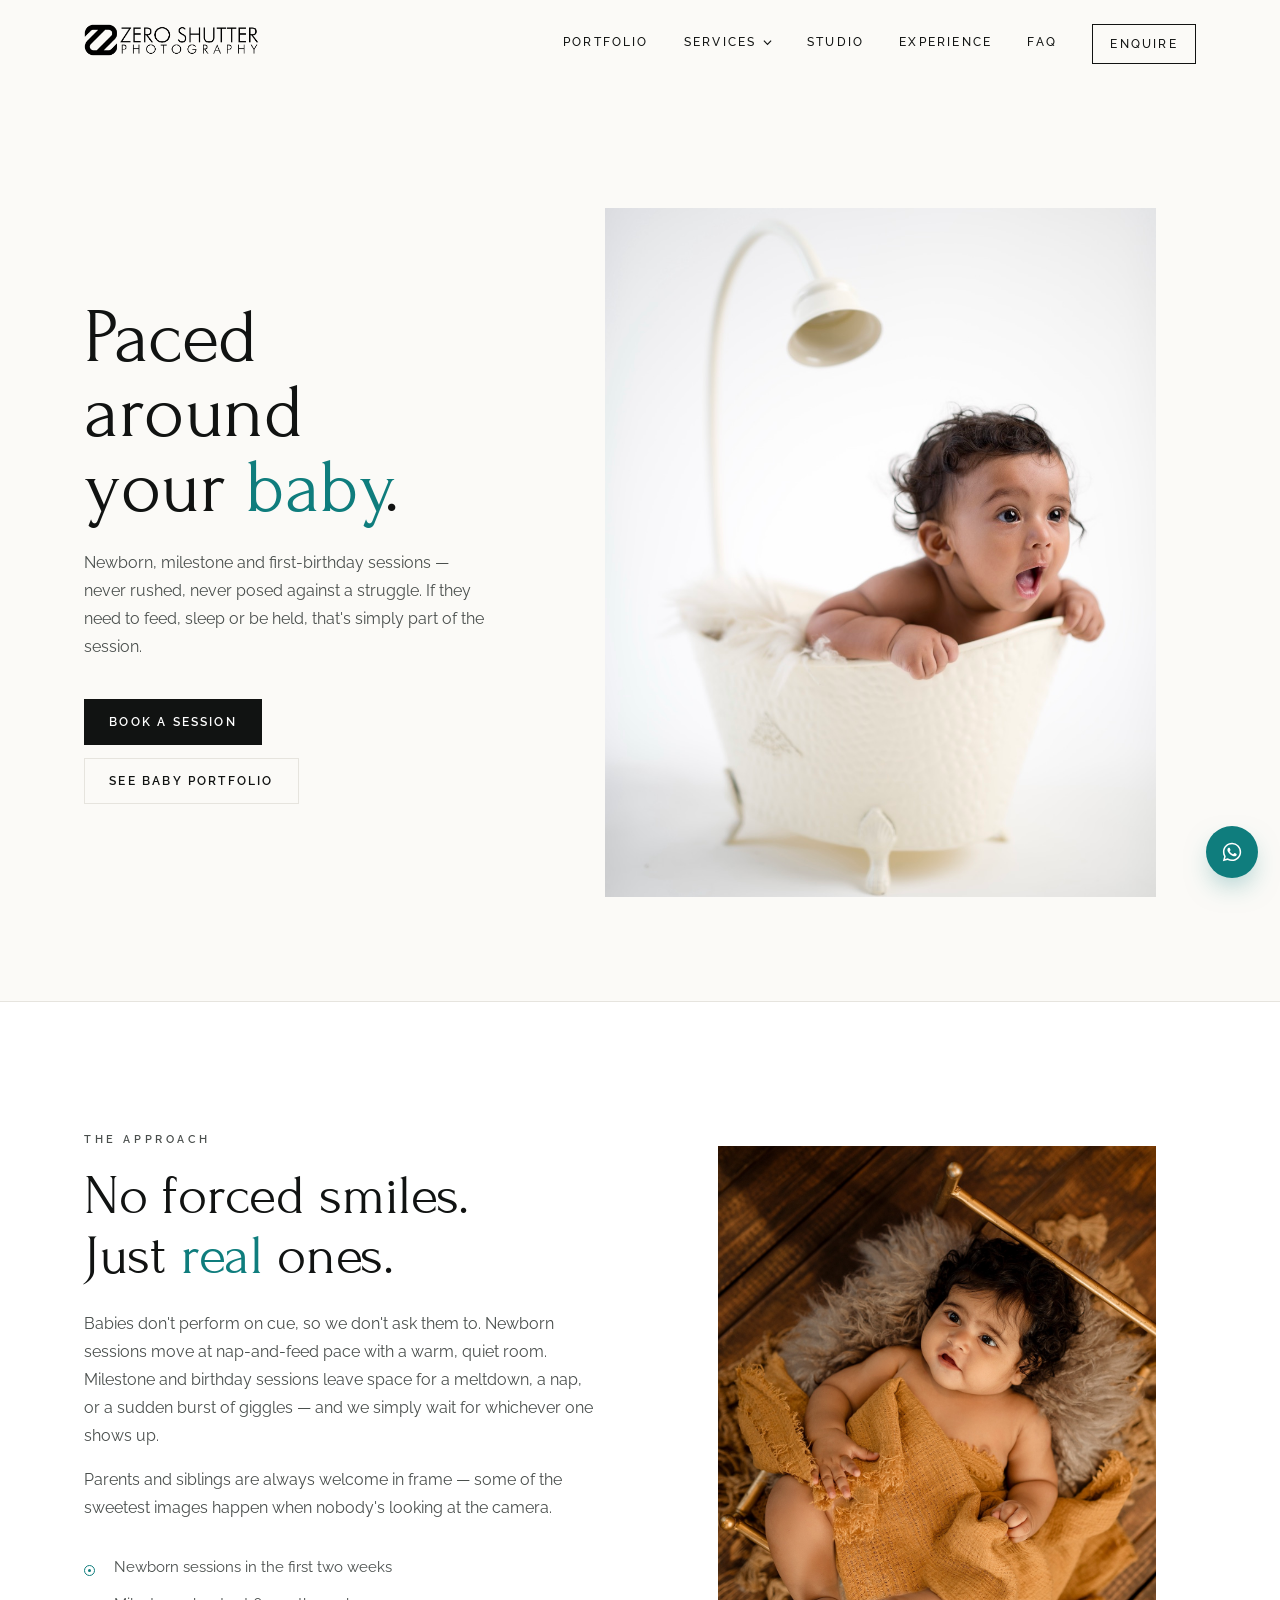
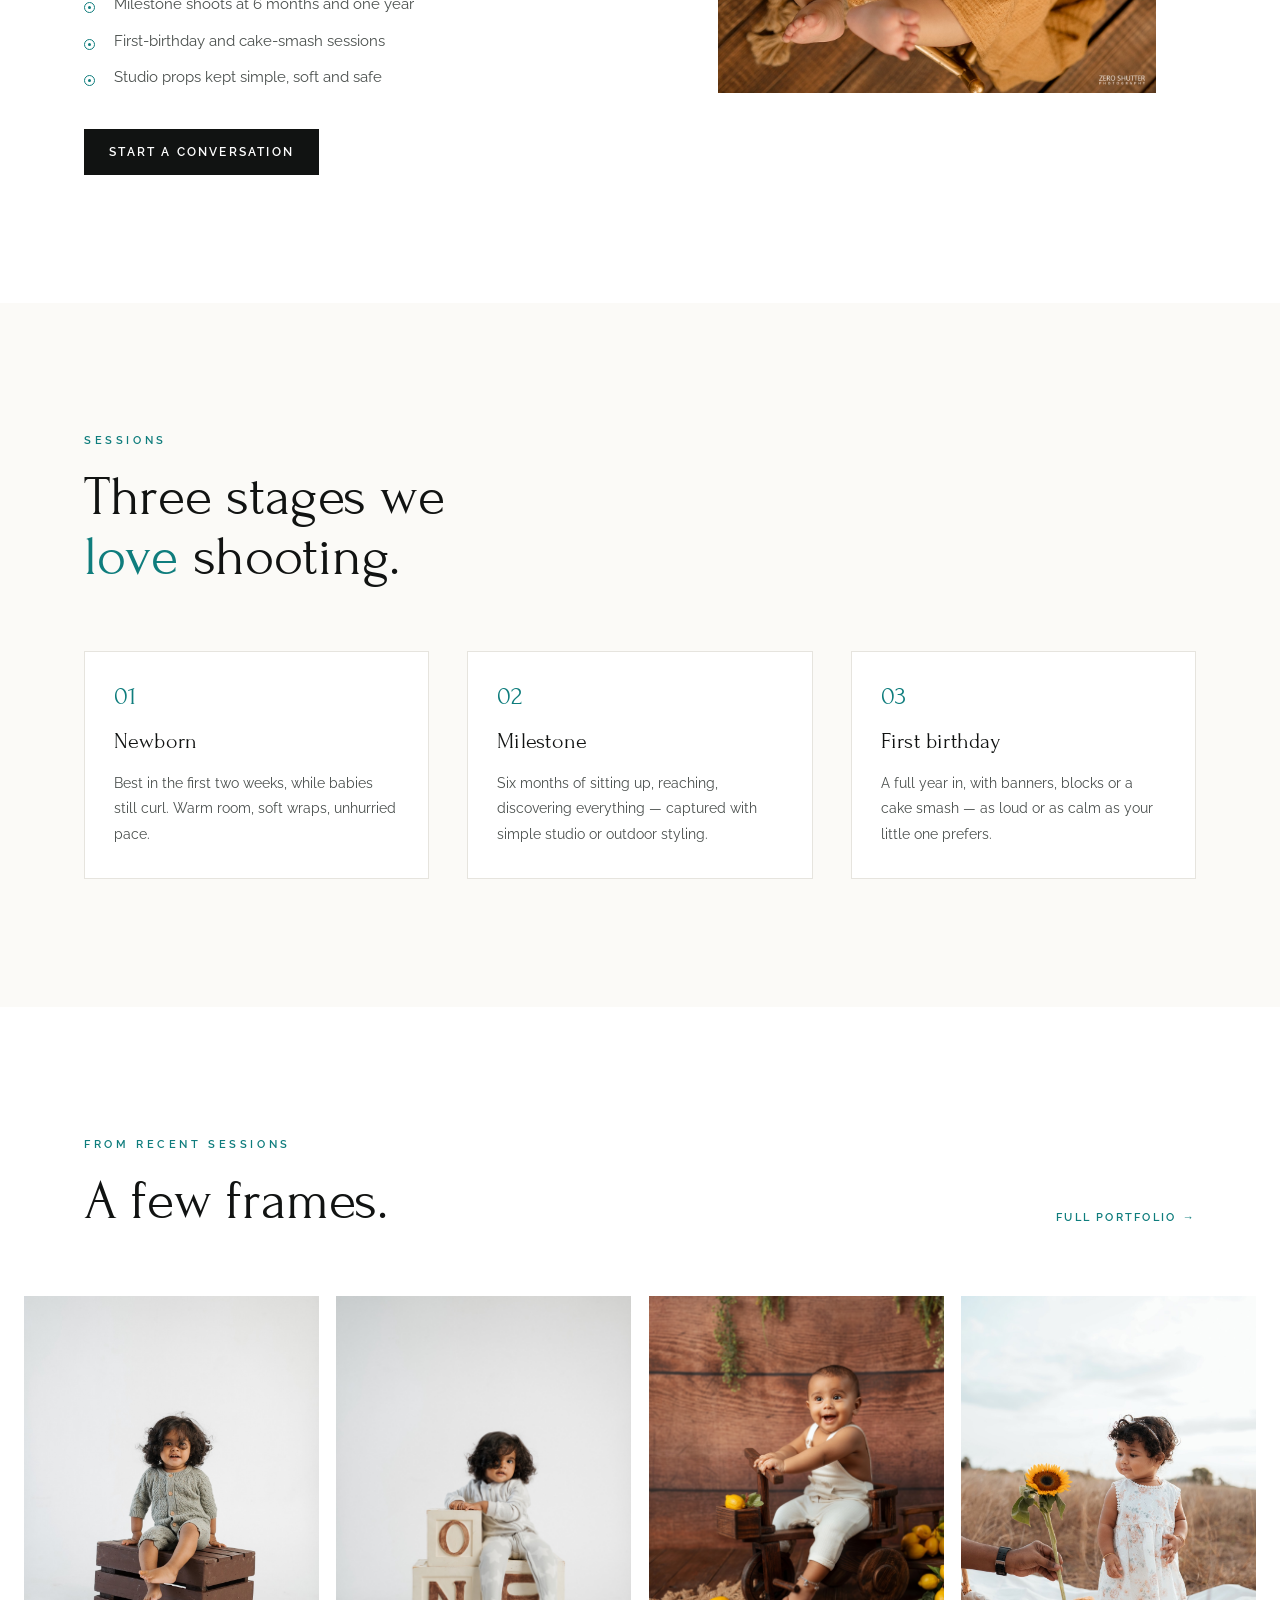
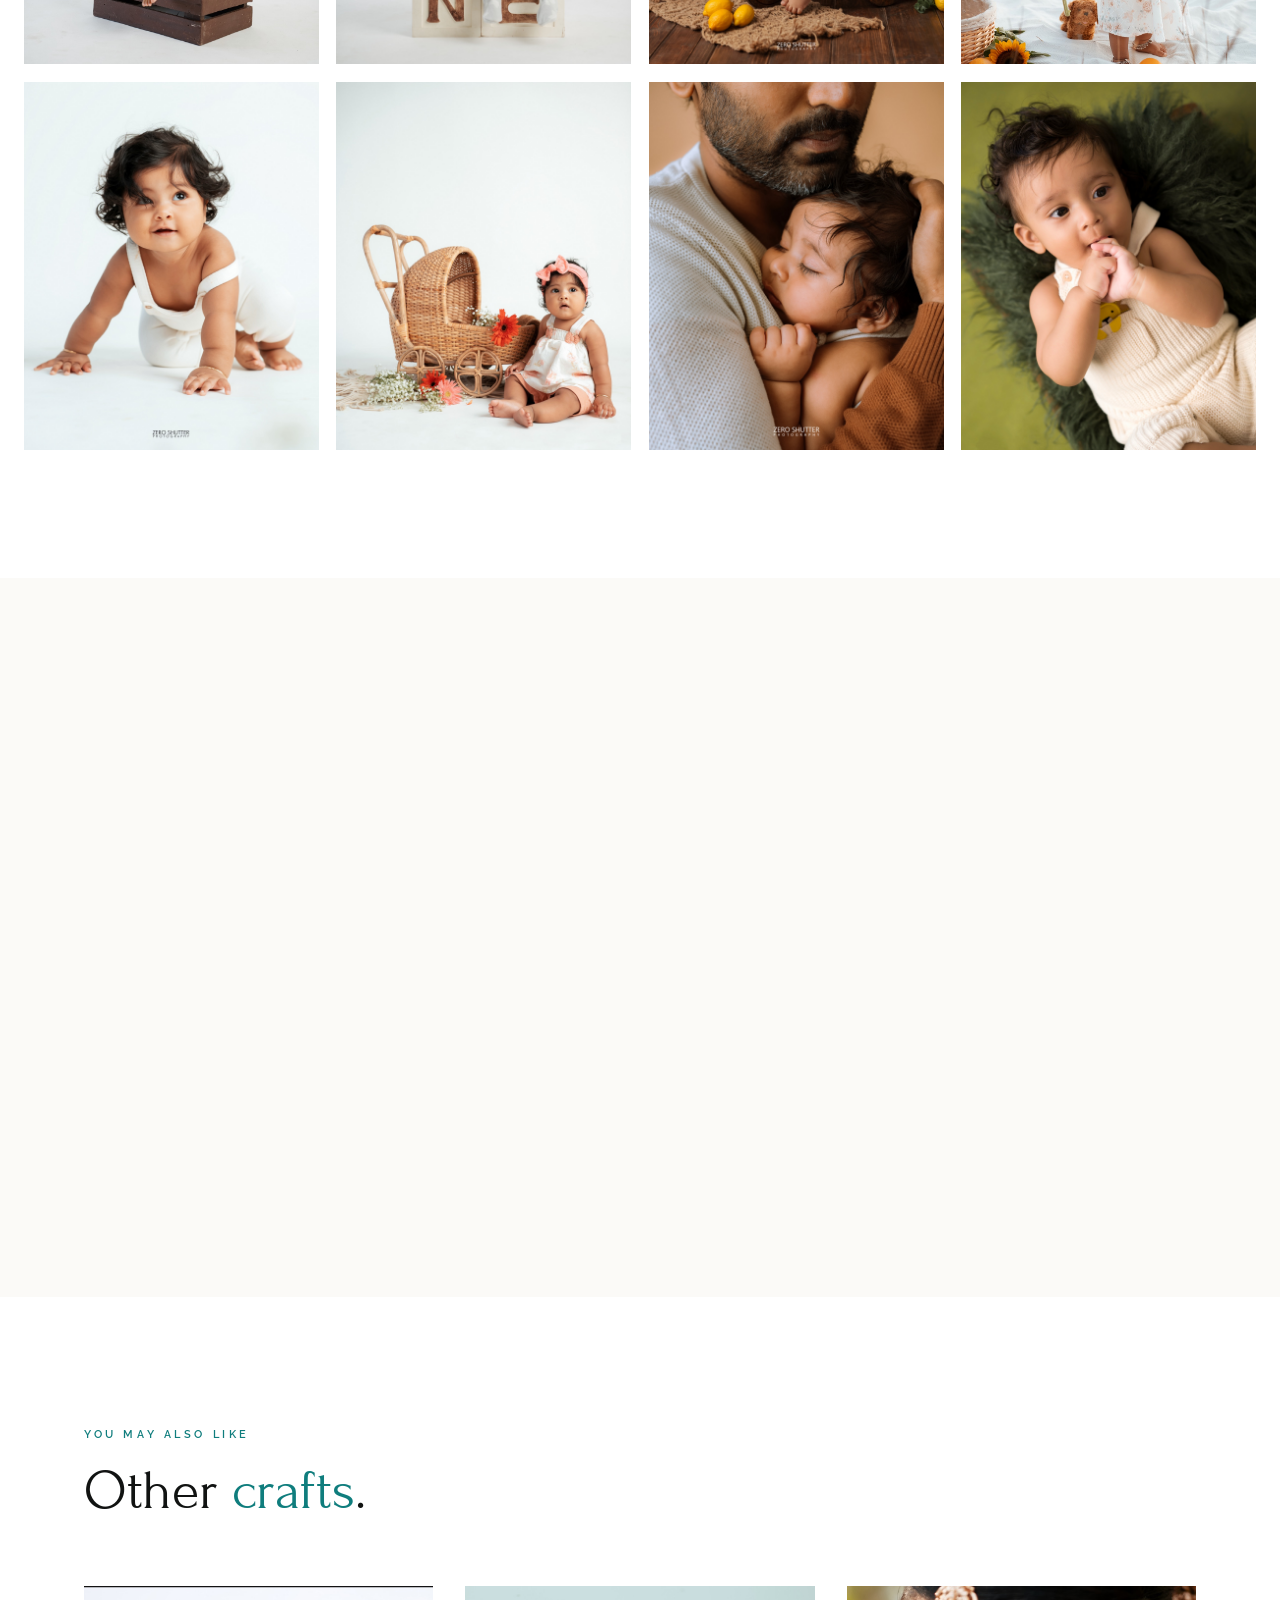
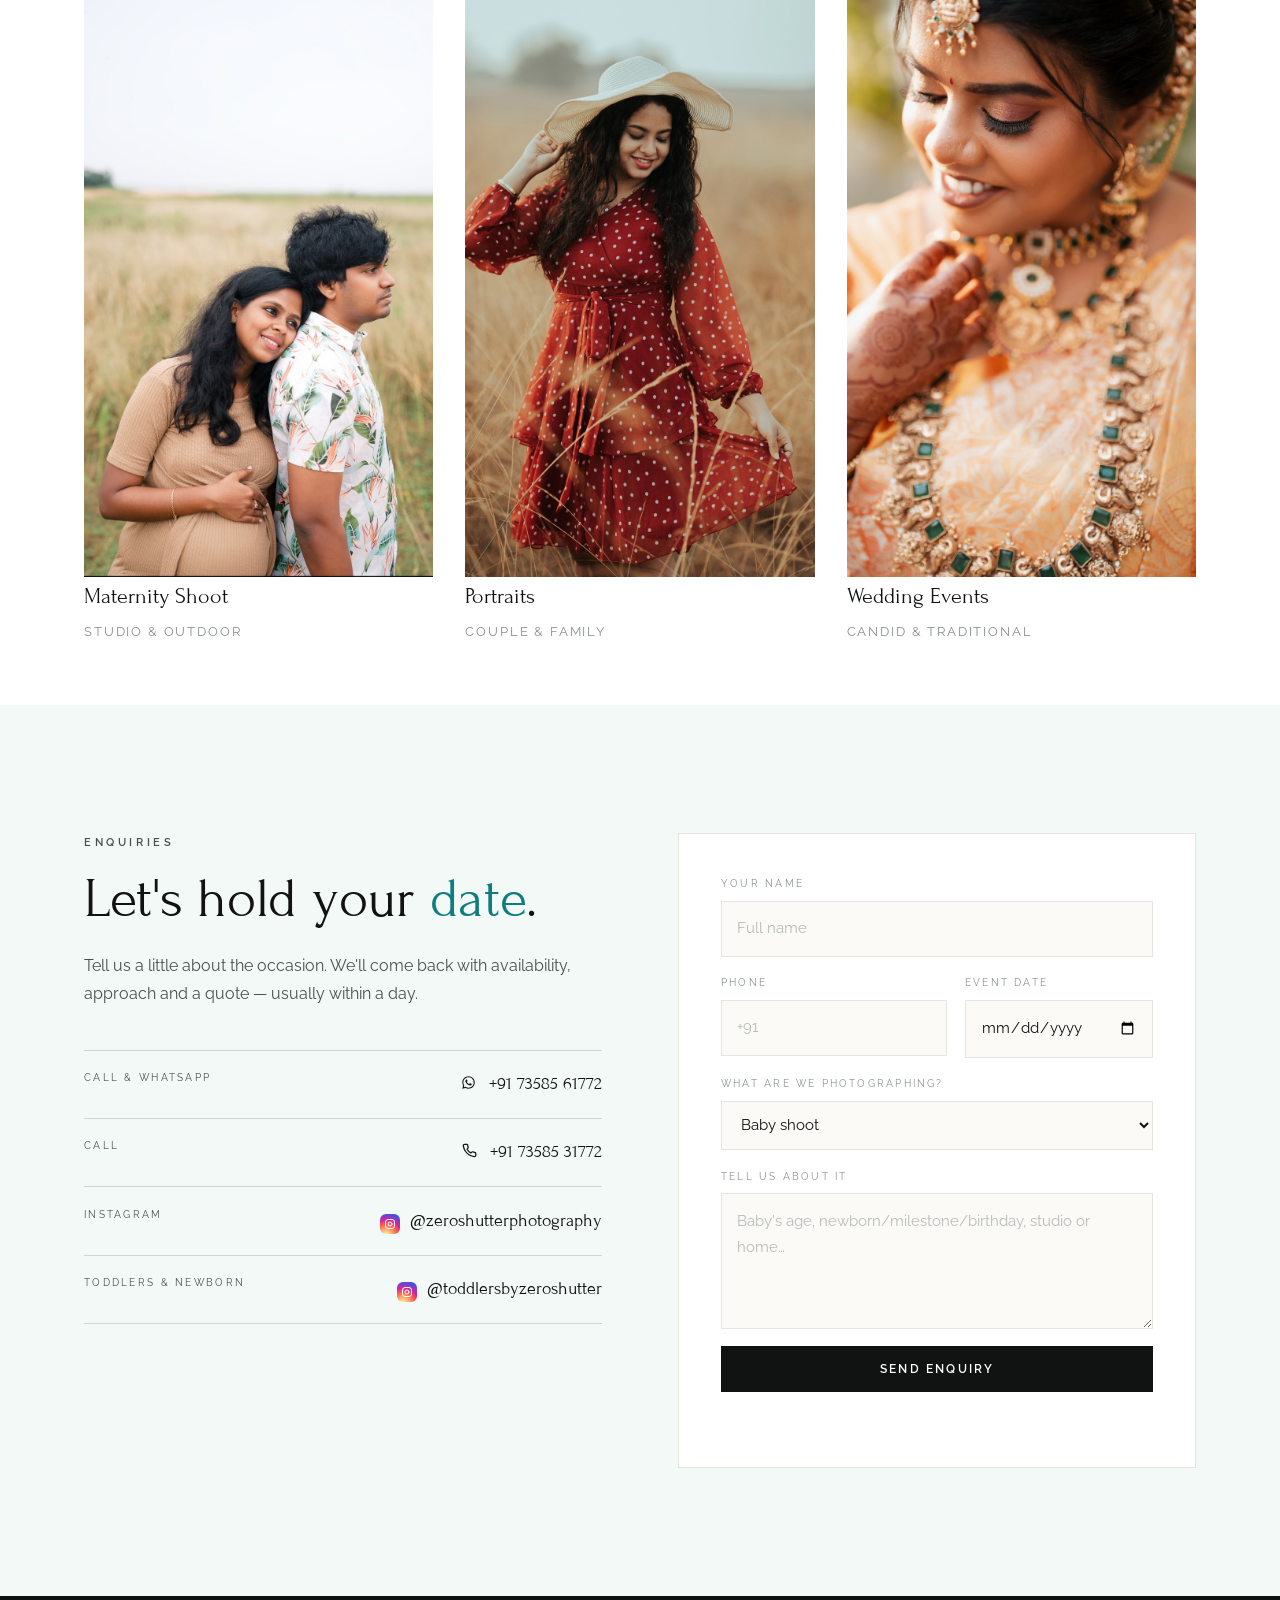
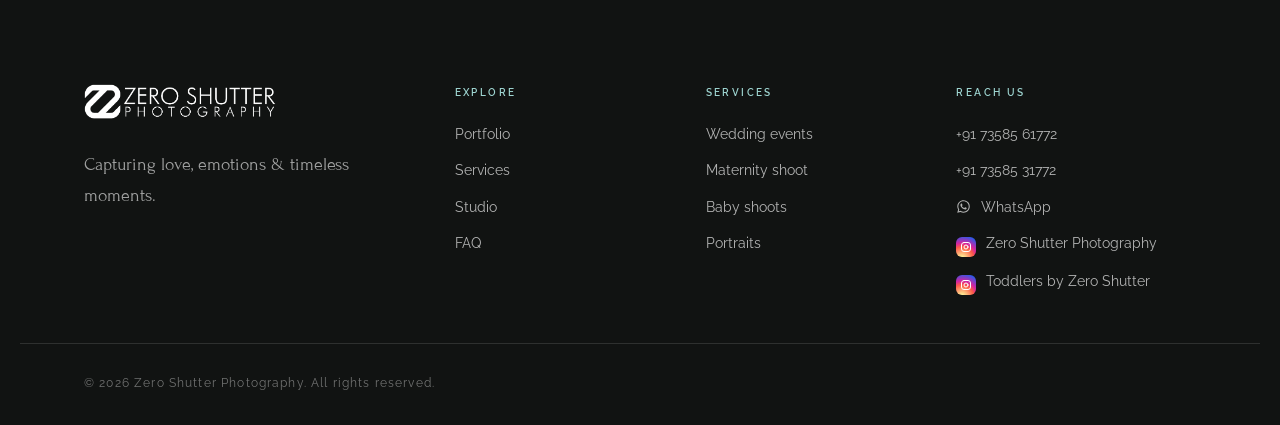
<file: baby-shoots.html>
<!DOCTYPE html>
<html lang="en">
<head>
<meta charset="UTF-8">
<meta name="viewport" content="width=device-width, initial-scale=1.0">
<title>Baby &amp; Newborn Photography — Zero Shutter Photography</title>
<meta name="description" content="Newborn, milestone and first-birthday photography paced entirely around your baby. Studio and outdoor sessions by Zero Shutter Photography.">
<link rel="icon" type="image/png" href="assets/images/favicon-mark.png">
<link rel="preconnect" href="https://fonts.googleapis.com">
<link rel="preconnect" href="https://fonts.gstatic.com" crossorigin>
<link href="https://fonts.googleapis.com/css2?family=Forum&family=Raleway:ital,wght@0,400;0,500;0,600;0,700;1,400&display=swap" rel="stylesheet">
<link rel="stylesheet" href="assets/css/style.css">
</head>
<body>

<header class="site-header" id="siteHeader">
  <div class="shell header__inner">
    <a class="brand" href="index.html" aria-label="Zero Shutter Photography home">
      <img src="assets/images/logo-mark.png" alt="Zero Shutter Photography">
    </a>

    <nav class="nav" id="nav">
      <a href="index.html#work">Portfolio</a>

      <div class="nav__item has-drop">
        <a class="nav__drop-trigger" href="services.html" aria-expanded="false">
          Services
          <svg viewBox="0 0 10 6" aria-hidden="true"><path d="M1 1l4 4 4-4" fill="none" stroke="currentColor" stroke-width="1.3"/></svg>
        </a>
        <div class="drop">
          <div class="drop__inner">
            <a class="drop__item" href="wedding-events.html">
              <span class="drop__thumb"><img src="assets/images/gallery/wedding-1.jpg" alt="" loading="lazy"></span>
              <span class="drop__text"><strong>Wedding Events</strong><em>Candid &middot; Traditional</em></span>
            </a>
            <a class="drop__item" href="maternity-shoot.html">
              <span class="drop__thumb"><img src="assets/images/gallery/maternity-2.jpg" alt="" loading="lazy"></span>
              <span class="drop__text"><strong>Maternity Shoot</strong><em>Studio &middot; Outdoor</em></span>
            </a>
            <a class="drop__item" href="baby-shoots.html">
              <span class="drop__thumb"><img src="assets/images/gallery/baby-1.jpg" alt="" loading="lazy"></span>
              <span class="drop__text"><strong>Baby Shoots</strong><em>Newborn &middot; Milestone</em></span>
            </a>
            <a class="drop__item" href="portraits.html">
              <span class="drop__thumb"><img src="assets/images/gallery/portrait-2.jpg" alt="" loading="lazy"></span>
              <span class="drop__text"><strong>Portraits</strong><em>Couple &middot; Family</em></span>
            </a>
            <a class="drop__all" href="services.html">All services</a>
          </div>
        </div>
      </div>

      <a href="index.html#story">Studio</a>
      <a href="index.html#journal">Experience</a>
      <a href="index.html#faq">FAQ</a>
      <a class="nav__cta" href="#contact">Enquire</a>
    </nav>

    <button class="burger" id="burger" aria-label="Open menu" aria-expanded="false">
      <span></span><span></span>
    </button>
  </div>
</header>

<main id="top">

  <!-- ── PAGE HERO ──────────────────────────────────────── -->
  <section class="page-hero">
    <div class="shell page-hero__grid">
      <div class="page-hero__copy reveal">
        <h1 class="display">Paced around<br>your <em>baby</em>.</h1>
        <p class="lede">
          Newborn, milestone and first-birthday sessions — never rushed, never posed
          against a struggle. If they need to feed, sleep or be held, that's simply
          part of the session.
        </p>
        <div class="page-hero__actions">
          <a class="btn btn--solid" href="#contact">Book a session</a>
          <a class="btn btn--ghost" href="./?filter=baby#work">See baby portfolio</a>
        </div>
      </div>

      <figure class="page-hero__media reveal">
        <img src="assets/images/gallery/baby-1.jpg" alt="Baby in a vintage tub during a bright studio session" loading="eager">
      </figure>
    </div>
  </section>

  <!-- ── DETAIL ─────────────────────────────────────────── -->
  <section class="section">
    <div class="shell detail__grid">
      <div class="detail__copy reveal">
        <p class="eyebrow">The approach</p>
        <h2 class="heading">No forced smiles.<br>Just <em>real</em> ones.</h2>
        <p>
          Babies don't perform on cue, so we don't ask them to. Newborn sessions move at
          nap-and-feed pace with a warm, quiet room. Milestone and birthday sessions leave
          space for a meltdown, a nap, or a sudden burst of giggles — and we simply wait
          for whichever one shows up.
        </p>
        <p>
          Parents and siblings are always welcome in frame — some of the sweetest images
          happen when nobody's looking at the camera.
        </p>
        <ul class="ticks">
          <li>Newborn sessions in the first two weeks</li>
          <li>Milestone shoots at 6 months and one year</li>
          <li>First-birthday and cake-smash sessions</li>
          <li>Studio props kept simple, soft and safe</li>
        </ul>
        <a class="btn btn--solid" href="#contact">Start a conversation</a>
      </div>

      <figure class="page-hero__media reveal">
        <img src="assets/images/gallery/baby-2.jpg" alt="Newborn baby wrapped in mustard cloth in a woven basket" loading="lazy">
      </figure>
    </div>
  </section>

  <!-- ── WHAT'S INCLUDED ────────────────────────────────── -->
  <section class="section section--tint">
    <div class="shell">
      <header class="section__head reveal">
        <p class="eyebrow">Sessions</p>
        <h2 class="heading">Three stages we <em>love</em> shooting.</h2>
      </header>

      <div class="cards">
        <div class="card reveal">
          <span class="card__num">01</span>
          <h3>Newborn</h3>
          <p>Best in the first two weeks, while babies still curl. Warm room, soft wraps, unhurried pace.</p>
        </div>
        <div class="card reveal">
          <span class="card__num">02</span>
          <h3>Milestone</h3>
          <p>Six months of sitting up, reaching, discovering everything — captured with simple studio or outdoor styling.</p>
        </div>
        <div class="card reveal">
          <span class="card__num">03</span>
          <h3>First birthday</h3>
          <p>A full year in, with banners, blocks or a cake smash — as loud or as calm as your little one prefers.</p>
        </div>
      </div>
    </div>
  </section>

  <!-- ── GALLERY ────────────────────────────────────────── -->
  <section class="section work">
    <div class="shell">
      <header class="section__head section__head--split reveal">
        <div>
          <p class="eyebrow">From recent sessions</p>
          <h2 class="heading">A few frames.</h2>
        </div>
        <a class="link-arrow" href="./?filter=baby#work">Full portfolio</a>
      </header>

      <div class="gallery">
        <figure class="shot reveal"><img src="assets/images/gallery/baby-3.jpg" alt="Toddler seated on a wooden crate in studio" loading="lazy"><figcaption>Baby</figcaption></figure>
        <figure class="shot reveal"><img src="assets/images/gallery/baby-4.jpg" alt="One year old with lettered blocks in studio" loading="lazy"><figcaption>Baby</figcaption></figure>
        <figure class="shot reveal"><img src="assets/images/gallery/baby-5.jpg" alt="First birthday shoot on a wooden tricycle" loading="lazy"><figcaption>Baby</figcaption></figure>
        <figure class="shot reveal"><img src="assets/images/gallery/baby-6.jpg" alt="Toddler with a sunflower during an outdoor shoot" loading="lazy"><figcaption>Baby</figcaption></figure>
        <figure class="shot reveal"><img src="assets/images/gallery/baby-7.jpg" alt="Baby crawling during a bright studio session" loading="lazy"><figcaption>Baby</figcaption></figure>
        <figure class="shot reveal"><img src="assets/images/gallery/baby-8.jpg" alt="Baby seated beside a cane pram with flowers" loading="lazy"><figcaption>Baby</figcaption></figure>
        <figure class="shot reveal"><img src="assets/images/gallery/baby-9.jpg" alt="Father holding his sleeping baby against his chest" loading="lazy"><figcaption>Baby</figcaption></figure>
        <figure class="shot reveal"><img src="assets/images/gallery/baby-10.jpg" alt="Baby resting on a soft green blanket" loading="lazy"><figcaption>Baby</figcaption></figure>
      </div>
    </div>
  </section>

  <!-- ── FAQ ────────────────────────────────────────────── -->
  <section class="section section--tint faq" id="faq">
    <div class="shell faq__grid">
      <div class="faq__intro reveal">
        <p class="eyebrow">Good to know</p>
        <h2 class="heading">Baby shoot<br>questions.</h2>
        <p class="faq__aside">Something else on your mind? Message us on WhatsApp — we usually reply the same day.</p>
        <a class="btn btn--ghost" href="https://wa.me/917358561772" target="_blank" rel="noopener">Ask on WhatsApp</a>
      </div>

      <div class="accordion reveal">
        <details class="acc" open>
          <summary>What's the best time for a newborn shoot?</summary>
          <div class="acc__body"><p>The first two weeks, while babies still sleep deeply and curl naturally. We can still shoot later — the poses just change.</p></div>
        </details>
        <details class="acc">
          <summary>What if my baby won't settle on the day?</summary>
          <div class="acc__body"><p>That's normal, and we plan for it. Sessions are unhurried with feed and nap breaks built in — we work around your baby, not a schedule.</p></div>
        </details>
        <details class="acc">
          <summary>Can we do the shoot at home?</summary>
          <div class="acc__body"><p>Yes, especially for newborns — familiar surroundings often mean a calmer baby. Studio sessions give us more control over light and backdrop.</p></div>
        </details>
        <details class="acc">
          <summary>Do you offer cake-smash sessions?</summary>
          <div class="acc__body"><p>Yes, as part of first-birthday sessions — we bring a simple, safe set-up and let your little one make as much mess as they like.</p></div>
        </details>
        <details class="acc">
          <summary>How long until delivery?</summary>
          <div class="acc__body"><p>A private preview within a week and the full, hand-graded gallery within two to three weeks.</p></div>
        </details>
      </div>
    </div>
  </section>

  <!-- ── CROSS-LINKS ────────────────────────────────────── -->
  <section class="section">
    <div class="shell">
      <header class="section__head reveal">
        <p class="eyebrow">You may also like</p>
        <h2 class="heading">Other <em>crafts</em>.</h2>
      </header>

      <div class="cross">
        <a class="cross__item reveal" href="maternity-shoot.html">
          <span class="cross__media"><img src="assets/images/gallery/maternity-3.jpg" alt="" loading="lazy"></span>
          <h3>Maternity Shoot</h3>
          <p>Studio &amp; outdoor</p>
        </a>
        <a class="cross__item reveal" href="portraits.html">
          <span class="cross__media"><img src="assets/images/gallery/portrait-2.jpg" alt="" loading="lazy"></span>
          <h3>Portraits</h3>
          <p>Couple &amp; family</p>
        </a>
        <a class="cross__item reveal" href="wedding-events.html">
          <span class="cross__media"><img src="assets/images/gallery/wedding-1.jpg" alt="" loading="lazy"></span>
          <h3>Wedding Events</h3>
          <p>Candid &amp; traditional</p>
        </a>
      </div>
    </div>
  </section>

  <!-- ── CONTACT ────────────────────────────────────────── -->
  <section class="section contact" id="contact">
    <div class="shell contact__grid">
      <div class="contact__copy reveal">
        <p class="eyebrow">Enquiries</p>
        <h2 class="heading">Let's hold your <em>date</em>.</h2>
        <p>Tell us a little about the occasion. We'll come back with availability, approach and a quote — usually within a day.</p>

        <ul class="contact__list">
          <li><span>Call &amp; WhatsApp</span><a href="tel:+917358561772"><svg class="ico" viewBox="0 0 24 24" width="15" height="15" aria-hidden="true"><path fill="currentColor" d="M12.04 2c-5.5 0-9.97 4.47-9.97 9.97 0 1.76.46 3.48 1.34 5L2 22l5.2-1.36a9.9 9.9 0 0 0 4.84 1.24h.01c5.5 0 9.97-4.47 9.97-9.97 0-2.66-1.04-5.17-2.92-7.05A9.9 9.9 0 0 0 12.04 2Zm0 18.2h-.01a8.3 8.3 0 0 1-4.22-1.16l-.3-.18-3.13.82.84-3.05-.2-.31a8.26 8.26 0 0 1-1.27-4.4c0-4.57 3.72-8.29 8.3-8.29 2.21 0 4.29.86 5.86 2.43a8.24 8.24 0 0 1 2.42 5.87c0 4.57-3.72 8.27-8.29 8.27Zm4.55-6.2c-.25-.13-1.47-.72-1.7-.81-.23-.08-.4-.12-.56.13-.17.25-.64.8-.79.97-.14.16-.29.19-.54.06-.25-.12-1.05-.39-2-1.23-.74-.66-1.24-1.47-1.38-1.72-.15-.25-.02-.39.11-.51.11-.11.25-.29.37-.44.13-.15.17-.25.25-.41.09-.17.04-.31-.02-.44-.06-.12-.56-1.35-.77-1.85-.2-.48-.4-.42-.56-.43h-.47c-.17 0-.44.06-.66.31-.23.25-.87.85-.87 2.07s.89 2.4 1.02 2.56c.12.17 1.75 2.67 4.23 3.74.59.26 1.05.41 1.41.52.59.19 1.13.16 1.56.1.48-.07 1.47-.6 1.67-1.18.21-.58.21-1.07.15-1.18-.06-.11-.23-.17-.48-.29Z"/></svg> +91 73585 61772</a></li>
          <li><span>Call</span><a href="tel:+917358531772"><svg class="ico" viewBox="0 0 24 24" width="15" height="15" fill="none" stroke="currentColor" stroke-width="2" stroke-linecap="round" stroke-linejoin="round" aria-hidden="true"><path d="M22 16.92v3a2 2 0 0 1-2.18 2 19.79 19.79 0 0 1-8.63-3.07 19.5 19.5 0 0 1-6-6 19.79 19.79 0 0 1-3.07-8.67A2 2 0 0 1 4.11 2h3a2 2 0 0 1 2 1.72 12.84 12.84 0 0 0 .7 2.81 2 2 0 0 1-.45 2.11L8.09 9.91a16 16 0 0 0 6 6l1.27-1.27a2 2 0 0 1 2.11-.45 12.84 12.84 0 0 0 2.81.7A2 2 0 0 1 22 16.92z"/></svg> +91 73585 31772</a></li>
          <li><span>Instagram</span><a href="https://www.instagram.com/zeroshutterphotography" target="_blank" rel="noopener"><span class="ico ico--ig-brand"><svg viewBox="0 0 24 24" fill="none" stroke="#fff" stroke-width="2" stroke-linecap="round" stroke-linejoin="round" aria-hidden="true"><rect x="3" y="3" width="18" height="18" rx="5"/><circle cx="12" cy="12" r="4"/><circle cx="17.3" cy="6.7" r=".4" fill="#fff" stroke="none"/></svg></span> @zeroshutterphotography</a></li>
          <li><span>Toddlers &amp; newborn</span><a href="https://www.instagram.com/toddlersbyzeroshutter" target="_blank" rel="noopener"><span class="ico ico--ig-brand"><svg viewBox="0 0 24 24" fill="none" stroke="#fff" stroke-width="2" stroke-linecap="round" stroke-linejoin="round" aria-hidden="true"><rect x="3" y="3" width="18" height="18" rx="5"/><circle cx="12" cy="12" r="4"/><circle cx="17.3" cy="6.7" r=".4" fill="#fff" stroke="none"/></svg></span> @toddlersbyzeroshutter</a></li>
        </ul>
      </div>

      <form class="form reveal" id="enquiryForm" novalidate>
        <div class="field">
          <label for="f-name">Your name</label>
          <input id="f-name" name="name" type="text" required placeholder="Full name">
        </div>
        <div class="field field--half">
          <label for="f-phone">Phone</label>
          <input id="f-phone" name="phone" type="tel" required placeholder="+91">
        </div>
        <div class="field field--half">
          <label for="f-date">Event date</label>
          <input id="f-date" name="date" type="date">
        </div>
        <div class="field">
          <label for="f-service">What are we photographing?</label>
          <select id="f-service" name="service">
            <option>Wedding events</option>
            <option>Maternity shoot</option>
            <option selected>Baby shoot</option>
            <option>Portraits</option>
            <option>Something else</option>
          </select>
        </div>
        <div class="field">
          <label for="f-msg">Tell us about it</label>
          <textarea id="f-msg" name="message" rows="4" placeholder="Baby's age, newborn/milestone/birthday, studio or home…"></textarea>
        </div>
        <button class="btn btn--solid btn--block" type="submit">Send enquiry</button>
        <p class="form__note" id="formNote" role="status"></p>
      </form>
    </div>
  </section>

</main>

<footer class="site-footer">
  <div class="shell footer__grid">
    <div class="footer__brand">
      <img src="assets/images/logo-white.png" alt="Zero Shutter Photography">
      <p>Capturing love, emotions &amp; timeless moments.</p>
    </div>

    <nav class="footer__nav">
      <h4>Explore</h4>
      <a href="index.html#work">Portfolio</a>
      <a href="services.html">Services</a>
      <a href="index.html#story">Studio</a>
      <a href="index.html#faq">FAQ</a>
    </nav>

    <nav class="footer__nav">
      <h4>Services</h4>
      <a href="wedding-events.html">Wedding events</a>
      <a href="maternity-shoot.html">Maternity shoot</a>
      <a href="baby-shoots.html">Baby shoots</a>
      <a href="portraits.html">Portraits</a>
    </nav>

    <div class="footer__nav">
      <h4>Reach us</h4>
      <a href="tel:+917358561772">+91 73585 61772</a>
      <a href="tel:+917358531772">+91 73585 31772</a>
      <a href="https://wa.me/917358561772" target="_blank" rel="noopener"><svg class="ico" viewBox="0 0 24 24" width="15" height="15" aria-hidden="true"><path fill="currentColor" d="M12.04 2c-5.5 0-9.97 4.47-9.97 9.97 0 1.76.46 3.48 1.34 5L2 22l5.2-1.36a9.9 9.9 0 0 0 4.84 1.24h.01c5.5 0 9.97-4.47 9.97-9.97 0-2.66-1.04-5.17-2.92-7.05A9.9 9.9 0 0 0 12.04 2Zm0 18.2h-.01a8.3 8.3 0 0 1-4.22-1.16l-.3-.18-3.13.82.84-3.05-.2-.31a8.26 8.26 0 0 1-1.27-4.4c0-4.57 3.72-8.29 8.3-8.29 2.21 0 4.29.86 5.86 2.43a8.24 8.24 0 0 1 2.42 5.87c0 4.57-3.72 8.27-8.29 8.27Zm4.55-6.2c-.25-.13-1.47-.72-1.7-.81-.23-.08-.4-.12-.56.13-.17.25-.64.8-.79.97-.14.16-.29.19-.54.06-.25-.12-1.05-.39-2-1.23-.74-.66-1.24-1.47-1.38-1.72-.15-.25-.02-.39.11-.51.11-.11.25-.29.37-.44.13-.15.17-.25.25-.41.09-.17.04-.31-.02-.44-.06-.12-.56-1.35-.77-1.85-.2-.48-.4-.42-.56-.43h-.47c-.17 0-.44.06-.66.31-.23.25-.87.85-.87 2.07s.89 2.4 1.02 2.56c.12.17 1.75 2.67 4.23 3.74.59.26 1.05.41 1.41.52.59.19 1.13.16 1.56.1.48-.07 1.47-.6 1.67-1.18.21-.58.21-1.07.15-1.18-.06-.11-.23-.17-.48-.29Z"/></svg> WhatsApp</a>
      <a href="https://www.instagram.com/zeroshutterphotography" target="_blank" rel="noopener"><span class="ico ico--ig-brand"><svg viewBox="0 0 24 24" fill="none" stroke="#fff" stroke-width="2" stroke-linecap="round" stroke-linejoin="round" aria-hidden="true"><rect x="3" y="3" width="18" height="18" rx="5"/><circle cx="12" cy="12" r="4"/><circle cx="17.3" cy="6.7" r=".4" fill="#fff" stroke="none"/></svg></span> Zero Shutter Photography</a>
      <a href="https://www.instagram.com/toddlersbyzeroshutter" target="_blank" rel="noopener"><span class="ico ico--ig-brand"><svg viewBox="0 0 24 24" fill="none" stroke="#fff" stroke-width="2" stroke-linecap="round" stroke-linejoin="round" aria-hidden="true"><rect x="3" y="3" width="18" height="18" rx="5"/><circle cx="12" cy="12" r="4"/><circle cx="17.3" cy="6.7" r=".4" fill="#fff" stroke="none"/></svg></span> Toddlers by Zero Shutter</a>
    </div>
  </div>

  <div class="shell footer__base">
    <p>&copy; <span id="year"></span> Zero Shutter Photography. All rights reserved.</p>
  </div>
</footer>

<a class="wa-float" href="https://wa.me/917358561772" target="_blank" rel="noopener" aria-label="Chat on WhatsApp">
  <svg viewBox="0 0 24 24" width="22" height="22" aria-hidden="true"><path fill="currentColor" d="M12.04 2c-5.5 0-9.97 4.47-9.97 9.97 0 1.76.46 3.48 1.34 5L2 22l5.2-1.36a9.9 9.9 0 0 0 4.84 1.24h.01c5.5 0 9.97-4.47 9.97-9.97 0-2.66-1.04-5.17-2.92-7.05A9.9 9.9 0 0 0 12.04 2Zm0 18.2h-.01a8.3 8.3 0 0 1-4.22-1.16l-.3-.18-3.13.82.84-3.05-.2-.31a8.26 8.26 0 0 1-1.27-4.4c0-4.57 3.72-8.29 8.3-8.29 2.21 0 4.29.86 5.86 2.43a8.24 8.24 0 0 1 2.42 5.87c0 4.57-3.72 8.27-8.29 8.27Zm4.55-6.2c-.25-.13-1.47-.72-1.7-.81-.23-.08-.4-.12-.56.13-.17.25-.64.8-.79.97-.14.16-.29.19-.54.06-.25-.12-1.05-.39-2-1.23-.74-.66-1.24-1.47-1.38-1.72-.15-.25-.02-.39.11-.51.11-.11.25-.29.37-.44.13-.15.17-.25.25-.41.09-.17.04-.31-.02-.44-.06-.12-.56-1.35-.77-1.85-.2-.48-.4-.42-.56-.43h-.47c-.17 0-.44.06-.66.31-.23.25-.87.85-.87 2.07s.89 2.4 1.02 2.56c.12.17 1.75 2.67 4.23 3.74.59.26 1.05.41 1.41.52.59.19 1.13.16 1.56.1.48-.07 1.47-.6 1.67-1.18.21-.58.21-1.07.15-1.18-.06-.11-.23-.17-.48-.29Z"/></svg>
</a>

<script src="assets/js/main.js"></script>
</body>
</html>
</file>
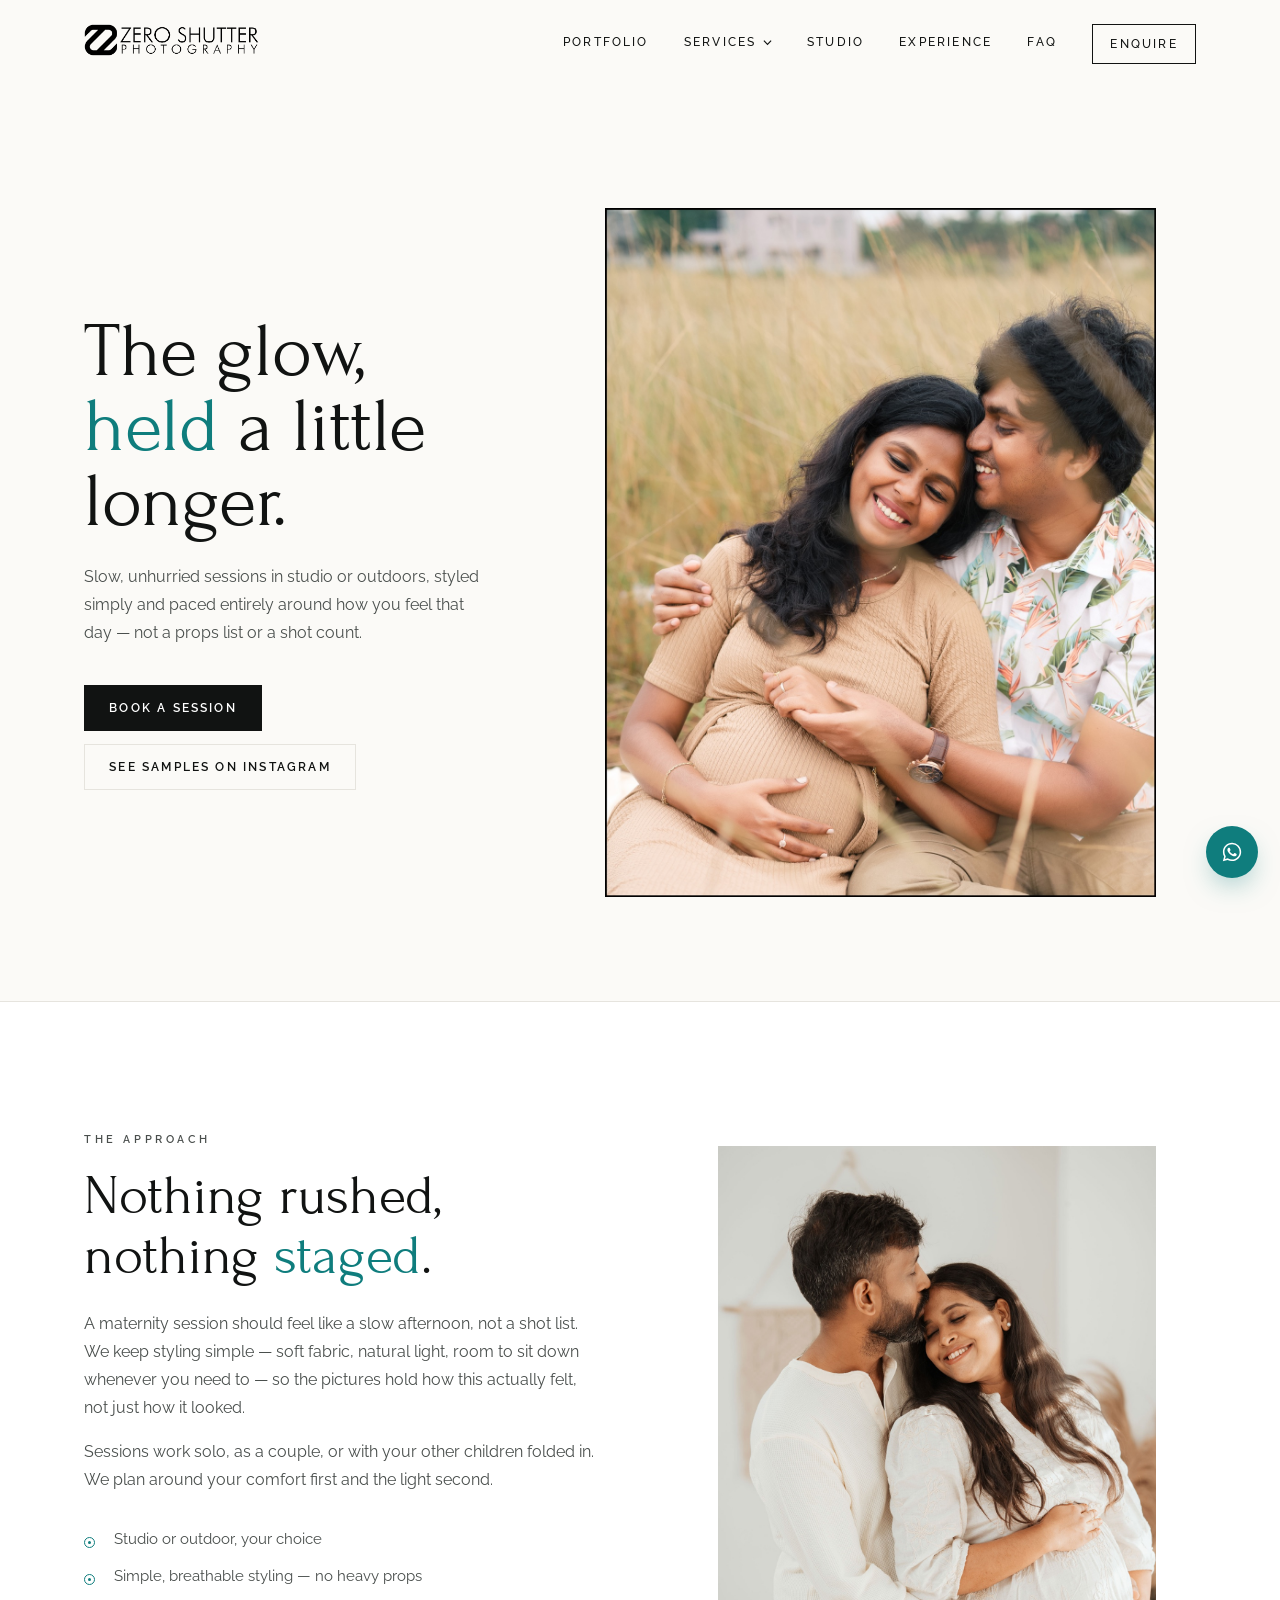
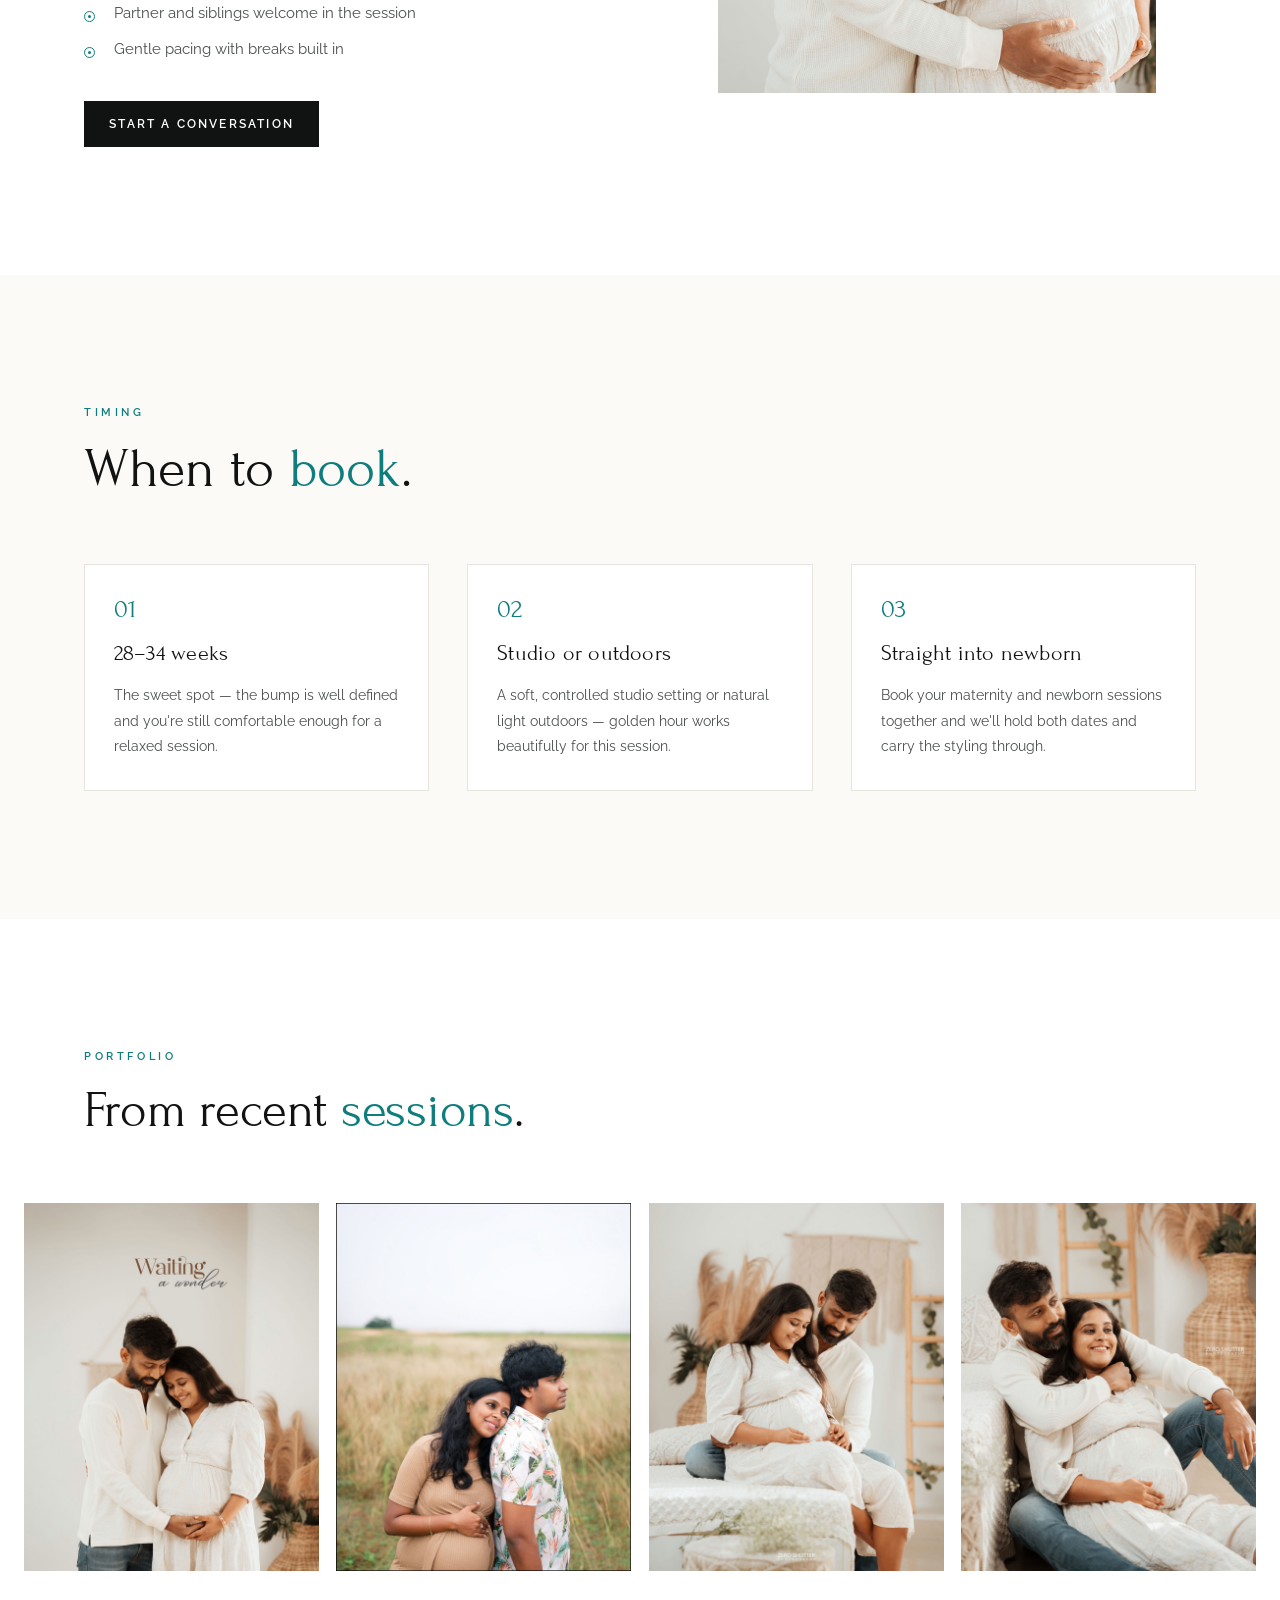
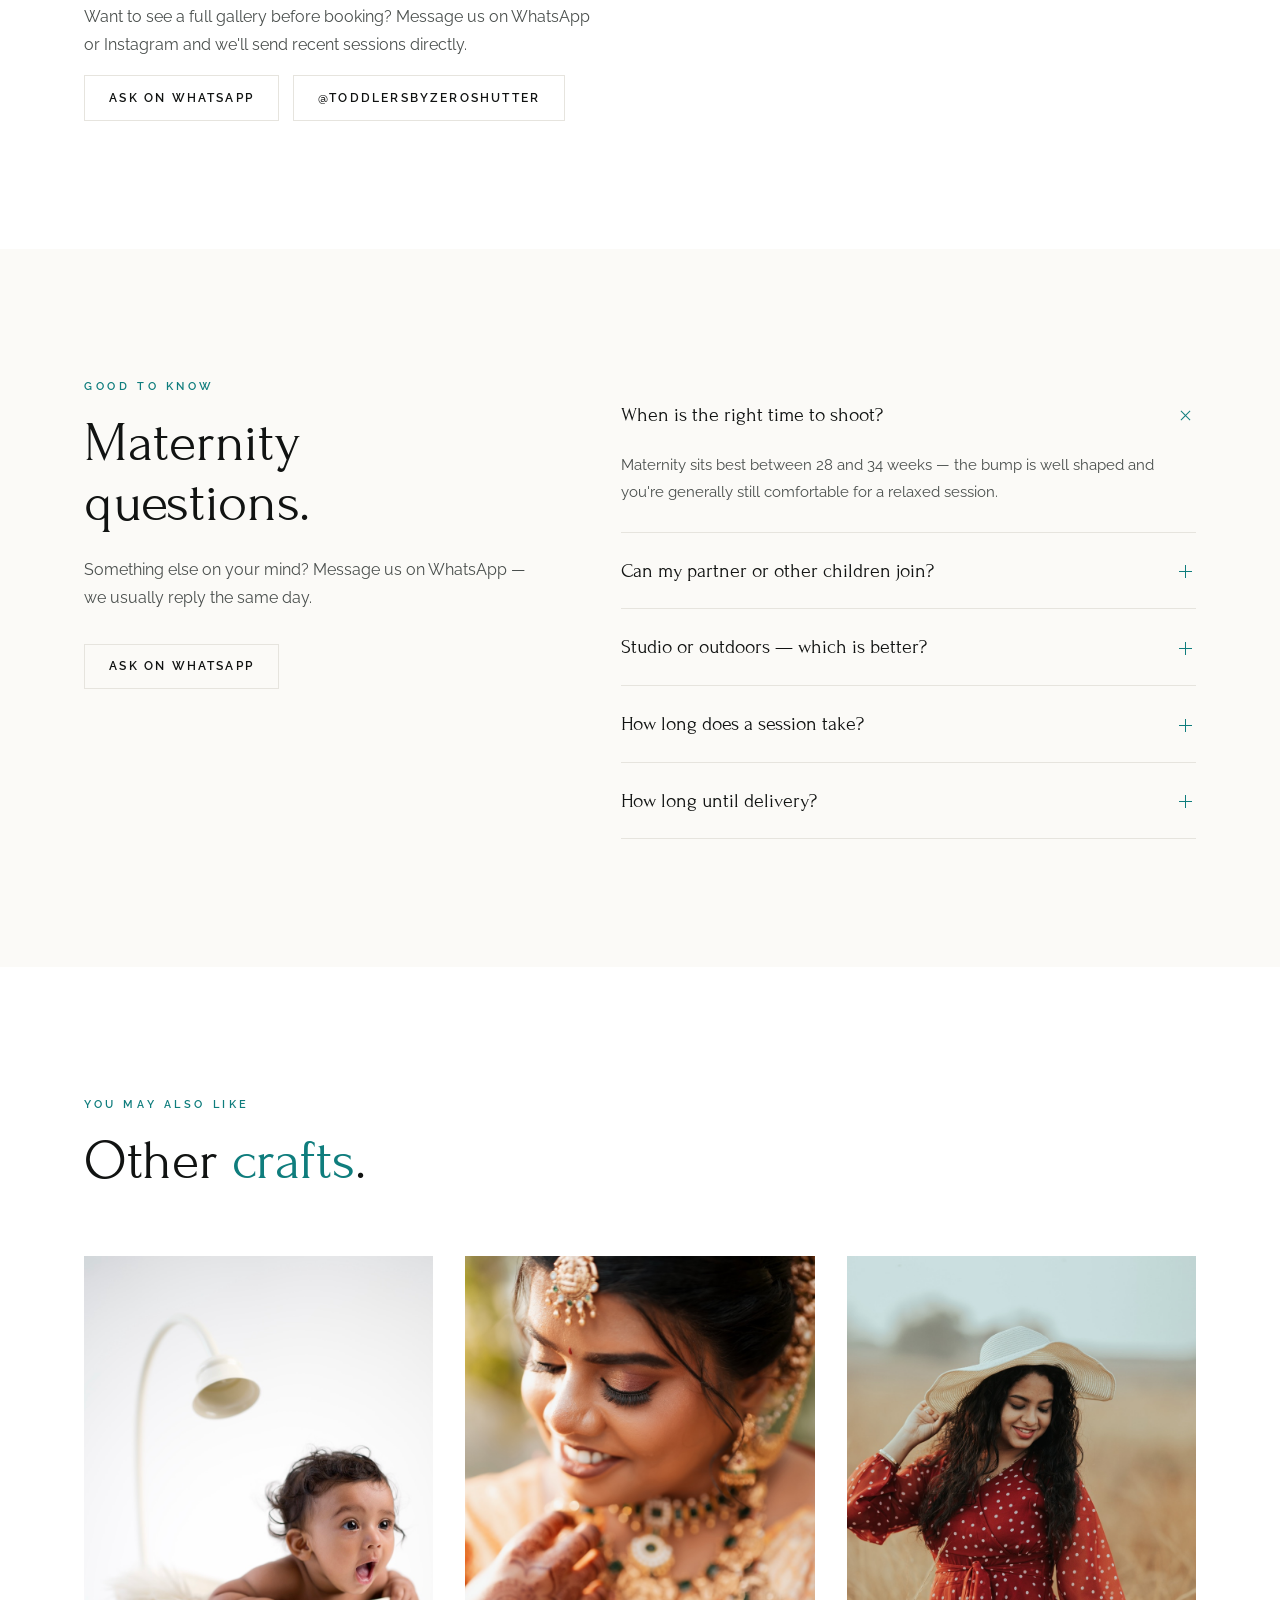
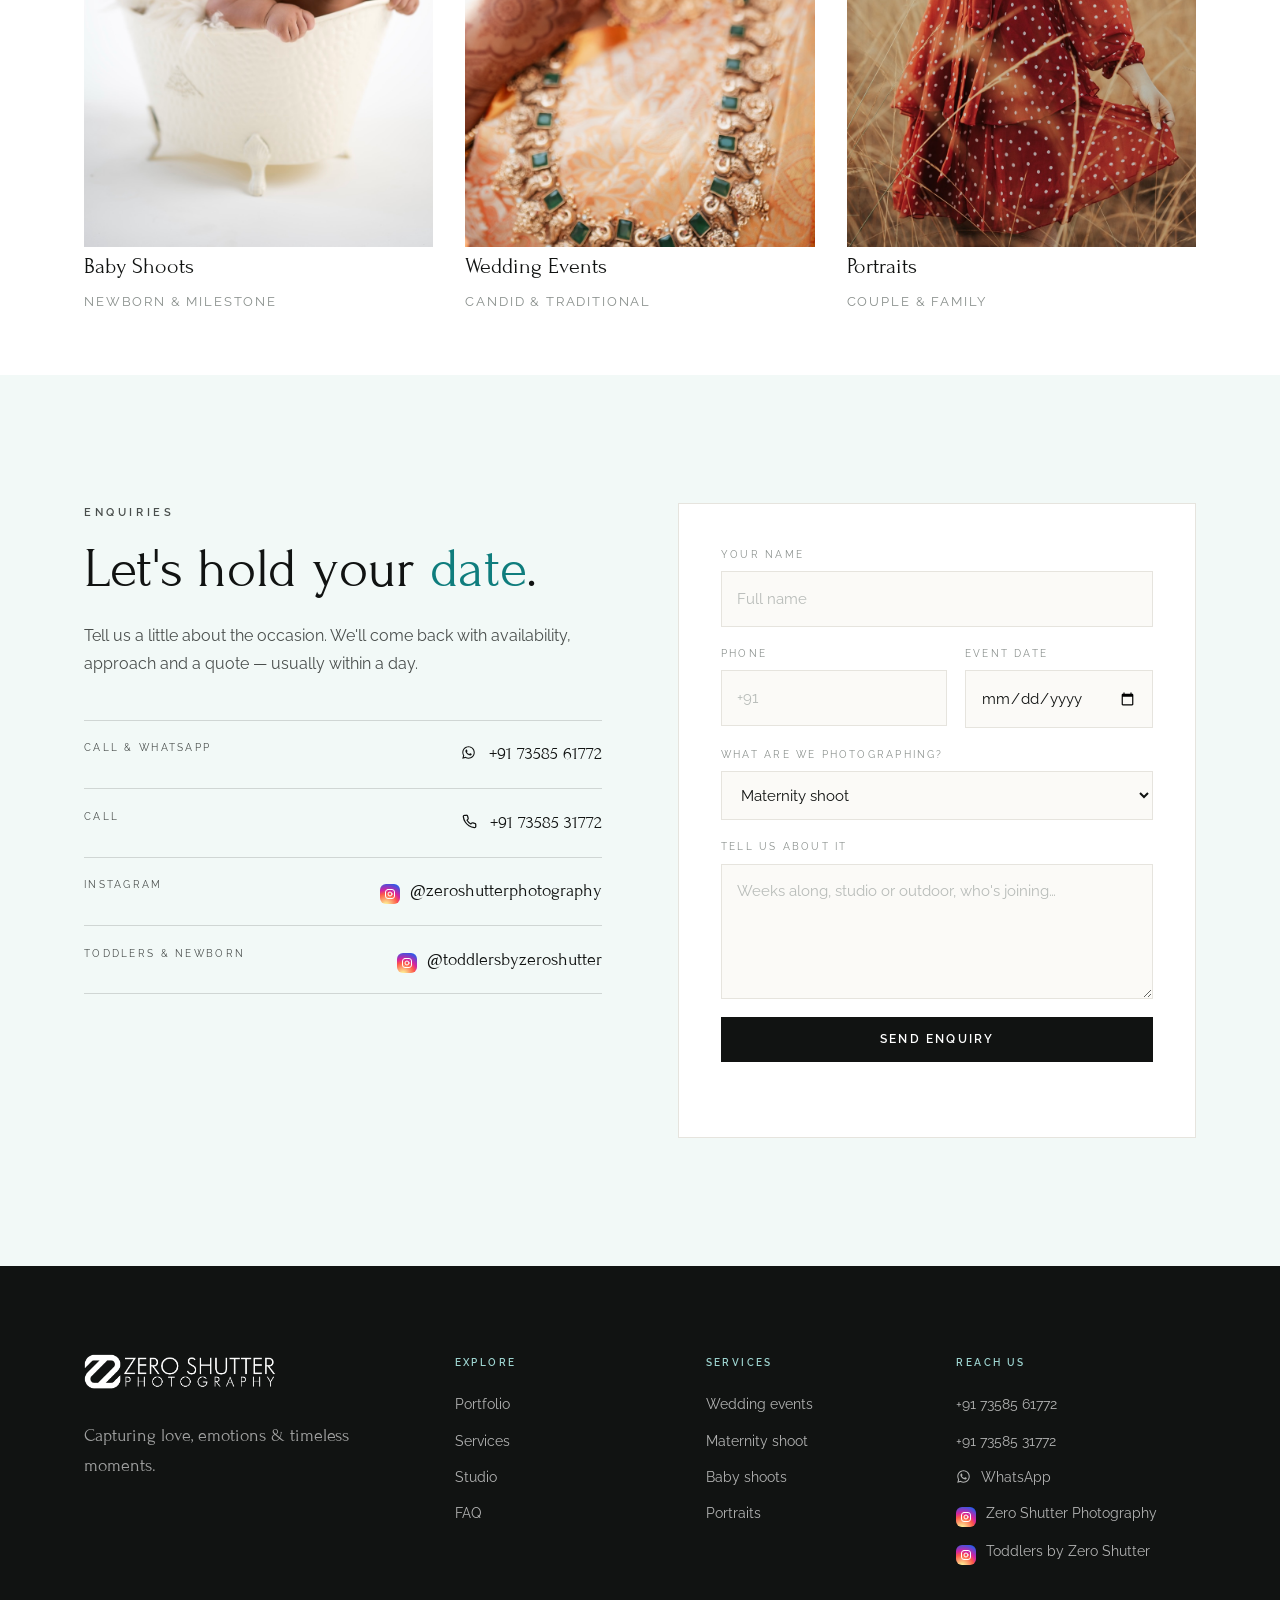
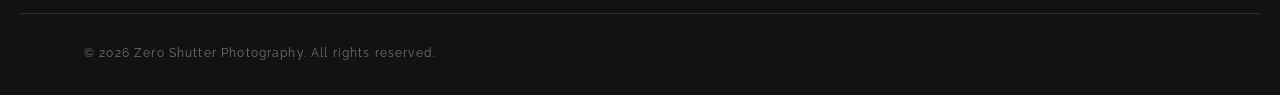
<file: maternity-shoot.html>
<!DOCTYPE html>
<html lang="en">
<head>
<meta charset="UTF-8">
<meta name="viewport" content="width=device-width, initial-scale=1.0">
<title>Maternity Photography — Zero Shutter Photography</title>
<meta name="description" content="Slow, unhurried maternity photography in studio or outdoors — styled simply to hold the glow of these last few weeks. By Zero Shutter Photography.">
<link rel="icon" type="image/png" href="assets/images/favicon-mark.png">
<link rel="preconnect" href="https://fonts.googleapis.com">
<link rel="preconnect" href="https://fonts.gstatic.com" crossorigin>
<link href="https://fonts.googleapis.com/css2?family=Forum&family=Raleway:ital,wght@0,400;0,500;0,600;0,700;1,400&display=swap" rel="stylesheet">
<link rel="stylesheet" href="assets/css/style.css">
</head>
<body>

<header class="site-header" id="siteHeader">
  <div class="shell header__inner">
    <a class="brand" href="index.html" aria-label="Zero Shutter Photography home">
      <img src="assets/images/logo-mark.png" alt="Zero Shutter Photography">
    </a>

    <nav class="nav" id="nav">
      <a href="index.html#work">Portfolio</a>

      <div class="nav__item has-drop">
        <a class="nav__drop-trigger" href="services.html" aria-expanded="false">
          Services
          <svg viewBox="0 0 10 6" aria-hidden="true"><path d="M1 1l4 4 4-4" fill="none" stroke="currentColor" stroke-width="1.3"/></svg>
        </a>
        <div class="drop">
          <div class="drop__inner">
            <a class="drop__item" href="wedding-events.html">
              <span class="drop__thumb"><img src="assets/images/gallery/wedding-1.jpg" alt="" loading="lazy"></span>
              <span class="drop__text"><strong>Wedding Events</strong><em>Candid &middot; Traditional</em></span>
            </a>
            <a class="drop__item" href="maternity-shoot.html">
              <span class="drop__thumb"><img src="assets/images/gallery/maternity-2.jpg" alt="" loading="lazy"></span>
              <span class="drop__text"><strong>Maternity Shoot</strong><em>Studio &middot; Outdoor</em></span>
            </a>
            <a class="drop__item" href="baby-shoots.html">
              <span class="drop__thumb"><img src="assets/images/gallery/baby-1.jpg" alt="" loading="lazy"></span>
              <span class="drop__text"><strong>Baby Shoots</strong><em>Newborn &middot; Milestone</em></span>
            </a>
            <a class="drop__item" href="portraits.html">
              <span class="drop__thumb"><img src="assets/images/gallery/portrait-2.jpg" alt="" loading="lazy"></span>
              <span class="drop__text"><strong>Portraits</strong><em>Couple &middot; Family</em></span>
            </a>
            <a class="drop__all" href="services.html">All services</a>
          </div>
        </div>
      </div>

      <a href="index.html#story">Studio</a>
      <a href="index.html#journal">Experience</a>
      <a href="index.html#faq">FAQ</a>
      <a class="nav__cta" href="#contact">Enquire</a>
    </nav>

    <button class="burger" id="burger" aria-label="Open menu" aria-expanded="false">
      <span></span><span></span>
    </button>
  </div>
</header>

<main id="top">

  <!-- ── PAGE HERO ──────────────────────────────────────── -->
  <section class="page-hero">
    <div class="shell page-hero__grid">
      <div class="page-hero__copy reveal">
        <h1 class="display">The glow, <em>held</em> a little longer.</h1>
        <p class="lede">
          Slow, unhurried sessions in studio or outdoors, styled simply and paced entirely
          around how you feel that day — not a props list or a shot count.
        </p>
        <div class="page-hero__actions">
          <a class="btn btn--solid" href="#contact">Book a session</a>
          <a class="btn btn--ghost" href="https://www.instagram.com/toddlersbyzeroshutter" target="_blank" rel="noopener">See samples on Instagram</a>
        </div>
      </div>

      <figure class="page-hero__media reveal">
        <img src="assets/images/gallery/maternity-2.jpg" alt="Expecting parents sharing a close embrace in a golden field" loading="eager">
      </figure>
    </div>
  </section>

  <!-- ── DETAIL ─────────────────────────────────────────── -->
  <section class="section">
    <div class="shell detail__grid">
      <div class="detail__copy reveal">
        <p class="eyebrow">The approach</p>
        <h2 class="heading">Nothing rushed,<br>nothing <em>staged</em>.</h2>
        <p>
          A maternity session should feel like a slow afternoon, not a shot list. We keep
          styling simple — soft fabric, natural light, room to sit down whenever you need
          to — so the pictures hold how this actually felt, not just how it looked.
        </p>
        <p>
          Sessions work solo, as a couple, or with your other children folded in. We plan
          around your comfort first and the light second.
        </p>
        <ul class="ticks">
          <li>Studio or outdoor, your choice</li>
          <li>Simple, breathable styling — no heavy props</li>
          <li>Partner and siblings welcome in the session</li>
          <li>Gentle pacing with breaks built in</li>
        </ul>
        <a class="btn btn--solid" href="#contact">Start a conversation</a>
      </div>

      <figure class="page-hero__media reveal">
        <img src="assets/images/gallery/maternity-7.jpg" alt="Husband kissing his wife's forehead while cradling her bump" loading="lazy">
      </figure>
    </div>
  </section>

  <!-- ── WHAT'S INCLUDED ────────────────────────────────── -->
  <section class="section section--tint">
    <div class="shell">
      <header class="section__head reveal">
        <p class="eyebrow">Timing</p>
        <h2 class="heading">When to <em>book</em>.</h2>
      </header>

      <div class="cards">
        <div class="card reveal">
          <span class="card__num">01</span>
          <h3>28–34 weeks</h3>
          <p>The sweet spot — the bump is well defined and you're still comfortable enough for a relaxed session.</p>
        </div>
        <div class="card reveal">
          <span class="card__num">02</span>
          <h3>Studio or outdoors</h3>
          <p>A soft, controlled studio setting or natural light outdoors — golden hour works beautifully for this session.</p>
        </div>
        <div class="card reveal">
          <span class="card__num">03</span>
          <h3>Straight into newborn</h3>
          <p>Book your maternity and newborn sessions together and we'll hold both dates and carry the styling through.</p>
        </div>
      </div>
    </div>
  </section>

  <!-- ── GALLERY ────────────────────────────────────────── -->
  <section class="section work">
    <div class="shell">
      <header class="section__head reveal">
        <p class="eyebrow">Portfolio</p>
        <h2 class="heading heading--fit" style="--fit:9.2">From recent <em>sessions</em>.</h2>
      </header>

      <div class="gallery">
        <figure class="shot reveal"><img src="assets/images/gallery/maternity-1.jpg" alt="Husband and wife embracing over her bump in a boho studio" loading="lazy"><figcaption>Maternity</figcaption></figure>
        <figure class="shot reveal"><img src="assets/images/gallery/maternity-3.jpg" alt="Expecting couple standing back to back in a golden field" loading="lazy"><figcaption>Maternity</figcaption></figure>
        <figure class="shot reveal"><img src="assets/images/gallery/maternity-4.jpg" alt="Expecting couple sitting close together in a sunlit studio" loading="lazy"><figcaption>Maternity</figcaption></figure>
        <figure class="shot reveal"><img src="assets/images/gallery/maternity-5.jpg" alt="Husband holding his wife close on a studio sofa" loading="lazy"><figcaption>Maternity</figcaption></figure>
      </div>

      <p style="color:var(--ink-soft);max-width:52ch;margin-top:2rem;">
        Want to see a full gallery before booking? Message us on WhatsApp or Instagram
        and we'll send recent sessions directly.
      </p>
      <div class="page-hero__actions" style="margin-top:1rem;">
        <a class="btn btn--ghost" href="https://wa.me/917358561772" target="_blank" rel="noopener">Ask on WhatsApp</a>
        <a class="btn btn--ghost" href="https://www.instagram.com/toddlersbyzeroshutter" target="_blank" rel="noopener">@toddlersbyzeroshutter</a>
      </div>
    </div>
  </section>

  <!-- ── FAQ ────────────────────────────────────────────── -->
  <section class="section section--tint faq" id="faq">
    <div class="shell faq__grid">
      <div class="faq__intro reveal">
        <p class="eyebrow">Good to know</p>
        <h2 class="heading">Maternity <br>questions.</h2>
        <p class="faq__aside">Something else on your mind? Message us on WhatsApp — we usually reply the same day.</p>
        <a class="btn btn--ghost" href="https://wa.me/917358561772" target="_blank" rel="noopener">Ask on WhatsApp</a>
      </div>

      <div class="accordion reveal">
        <details class="acc" open>
          <summary>When is the right time to shoot?</summary>
          <div class="acc__body"><p>Maternity sits best between 28 and 34 weeks — the bump is well shaped and you're generally still comfortable for a relaxed session.</p></div>
        </details>
        <details class="acc">
          <summary>Can my partner or other children join?</summary>
          <div class="acc__body"><p>Absolutely — many of our favourite frames include the whole family. Let us know who's joining when you book so we can plan for it.</p></div>
        </details>
        <details class="acc">
          <summary>Studio or outdoors — which is better?</summary>
          <div class="acc__body"><p>Both work well. Studio gives us full control over light and backdrop; outdoors brings in natural texture and golden-hour tones. We'll help you pick based on the mood you want.</p></div>
        </details>
        <details class="acc">
          <summary>How long does a session take?</summary>
          <div class="acc__body"><p>Usually 60–90 minutes, with breaks whenever you need them. There's no fixed shot list to rush through.</p></div>
        </details>
        <details class="acc">
          <summary>How long until delivery?</summary>
          <div class="acc__body"><p>A private preview within a week and the complete, colour-graded gallery within two to three weeks.</p></div>
        </details>
      </div>
    </div>
  </section>

  <!-- ── CROSS-LINKS ────────────────────────────────────── -->
  <section class="section">
    <div class="shell">
      <header class="section__head reveal">
        <p class="eyebrow">You may also like</p>
        <h2 class="heading">Other <em>crafts</em>.</h2>
      </header>

      <div class="cross">
        <a class="cross__item reveal" href="baby-shoots.html">
          <span class="cross__media"><img src="assets/images/gallery/baby-1.jpg" alt="" loading="lazy"></span>
          <h3>Baby Shoots</h3>
          <p>Newborn &amp; milestone</p>
        </a>
        <a class="cross__item reveal" href="wedding-events.html">
          <span class="cross__media"><img src="assets/images/gallery/wedding-1.jpg" alt="" loading="lazy"></span>
          <h3>Wedding Events</h3>
          <p>Candid &amp; traditional</p>
        </a>
        <a class="cross__item reveal" href="portraits.html">
          <span class="cross__media"><img src="assets/images/gallery/portrait-2.jpg" alt="" loading="lazy"></span>
          <h3>Portraits</h3>
          <p>Couple &amp; family</p>
        </a>
      </div>
    </div>
  </section>

  <!-- ── CONTACT ────────────────────────────────────────── -->
  <section class="section contact" id="contact">
    <div class="shell contact__grid">
      <div class="contact__copy reveal">
        <p class="eyebrow">Enquiries</p>
        <h2 class="heading">Let's hold your <em>date</em>.</h2>
        <p>Tell us a little about the occasion. We'll come back with availability, approach and a quote — usually within a day.</p>

        <ul class="contact__list">
          <li><span>Call &amp; WhatsApp</span><a href="tel:+917358561772"><svg class="ico" viewBox="0 0 24 24" width="15" height="15" aria-hidden="true"><path fill="currentColor" d="M12.04 2c-5.5 0-9.97 4.47-9.97 9.97 0 1.76.46 3.48 1.34 5L2 22l5.2-1.36a9.9 9.9 0 0 0 4.84 1.24h.01c5.5 0 9.97-4.47 9.97-9.97 0-2.66-1.04-5.17-2.92-7.05A9.9 9.9 0 0 0 12.04 2Zm0 18.2h-.01a8.3 8.3 0 0 1-4.22-1.16l-.3-.18-3.13.82.84-3.05-.2-.31a8.26 8.26 0 0 1-1.27-4.4c0-4.57 3.72-8.29 8.3-8.29 2.21 0 4.29.86 5.86 2.43a8.24 8.24 0 0 1 2.42 5.87c0 4.57-3.72 8.27-8.29 8.27Zm4.55-6.2c-.25-.13-1.47-.72-1.7-.81-.23-.08-.4-.12-.56.13-.17.25-.64.8-.79.97-.14.16-.29.19-.54.06-.25-.12-1.05-.39-2-1.23-.74-.66-1.24-1.47-1.38-1.72-.15-.25-.02-.39.11-.51.11-.11.25-.29.37-.44.13-.15.17-.25.25-.41.09-.17.04-.31-.02-.44-.06-.12-.56-1.35-.77-1.85-.2-.48-.4-.42-.56-.43h-.47c-.17 0-.44.06-.66.31-.23.25-.87.85-.87 2.07s.89 2.4 1.02 2.56c.12.17 1.75 2.67 4.23 3.74.59.26 1.05.41 1.41.52.59.19 1.13.16 1.56.1.48-.07 1.47-.6 1.67-1.18.21-.58.21-1.07.15-1.18-.06-.11-.23-.17-.48-.29Z"/></svg> +91 73585 61772</a></li>
          <li><span>Call</span><a href="tel:+917358531772"><svg class="ico" viewBox="0 0 24 24" width="15" height="15" fill="none" stroke="currentColor" stroke-width="2" stroke-linecap="round" stroke-linejoin="round" aria-hidden="true"><path d="M22 16.92v3a2 2 0 0 1-2.18 2 19.79 19.79 0 0 1-8.63-3.07 19.5 19.5 0 0 1-6-6 19.79 19.79 0 0 1-3.07-8.67A2 2 0 0 1 4.11 2h3a2 2 0 0 1 2 1.72 12.84 12.84 0 0 0 .7 2.81 2 2 0 0 1-.45 2.11L8.09 9.91a16 16 0 0 0 6 6l1.27-1.27a2 2 0 0 1 2.11-.45 12.84 12.84 0 0 0 2.81.7A2 2 0 0 1 22 16.92z"/></svg> +91 73585 31772</a></li>
          <li><span>Instagram</span><a href="https://www.instagram.com/zeroshutterphotography" target="_blank" rel="noopener"><span class="ico ico--ig-brand"><svg viewBox="0 0 24 24" fill="none" stroke="#fff" stroke-width="2" stroke-linecap="round" stroke-linejoin="round" aria-hidden="true"><rect x="3" y="3" width="18" height="18" rx="5"/><circle cx="12" cy="12" r="4"/><circle cx="17.3" cy="6.7" r=".4" fill="#fff" stroke="none"/></svg></span> @zeroshutterphotography</a></li>
          <li><span>Toddlers &amp; newborn</span><a href="https://www.instagram.com/toddlersbyzeroshutter" target="_blank" rel="noopener"><span class="ico ico--ig-brand"><svg viewBox="0 0 24 24" fill="none" stroke="#fff" stroke-width="2" stroke-linecap="round" stroke-linejoin="round" aria-hidden="true"><rect x="3" y="3" width="18" height="18" rx="5"/><circle cx="12" cy="12" r="4"/><circle cx="17.3" cy="6.7" r=".4" fill="#fff" stroke="none"/></svg></span> @toddlersbyzeroshutter</a></li>
        </ul>
      </div>

      <form class="form reveal" id="enquiryForm" novalidate>
        <div class="field">
          <label for="f-name">Your name</label>
          <input id="f-name" name="name" type="text" required placeholder="Full name">
        </div>
        <div class="field field--half">
          <label for="f-phone">Phone</label>
          <input id="f-phone" name="phone" type="tel" required placeholder="+91">
        </div>
        <div class="field field--half">
          <label for="f-date">Event date</label>
          <input id="f-date" name="date" type="date">
        </div>
        <div class="field">
          <label for="f-service">What are we photographing?</label>
          <select id="f-service" name="service">
            <option>Wedding events</option>
            <option selected>Maternity shoot</option>
            <option>Baby shoot</option>
            <option>Portraits</option>
            <option>Something else</option>
          </select>
        </div>
        <div class="field">
          <label for="f-msg">Tell us about it</label>
          <textarea id="f-msg" name="message" rows="4" placeholder="Weeks along, studio or outdoor, who's joining…"></textarea>
        </div>
        <button class="btn btn--solid btn--block" type="submit">Send enquiry</button>
        <p class="form__note" id="formNote" role="status"></p>
      </form>
    </div>
  </section>

</main>

<footer class="site-footer">
  <div class="shell footer__grid">
    <div class="footer__brand">
      <img src="assets/images/logo-white.png" alt="Zero Shutter Photography">
      <p>Capturing love, emotions &amp; timeless moments.</p>
    </div>

    <nav class="footer__nav">
      <h4>Explore</h4>
      <a href="index.html#work">Portfolio</a>
      <a href="services.html">Services</a>
      <a href="index.html#story">Studio</a>
      <a href="index.html#faq">FAQ</a>
    </nav>

    <nav class="footer__nav">
      <h4>Services</h4>
      <a href="wedding-events.html">Wedding events</a>
      <a href="maternity-shoot.html">Maternity shoot</a>
      <a href="baby-shoots.html">Baby shoots</a>
      <a href="portraits.html">Portraits</a>
    </nav>

    <div class="footer__nav">
      <h4>Reach us</h4>
      <a href="tel:+917358561772">+91 73585 61772</a>
      <a href="tel:+917358531772">+91 73585 31772</a>
      <a href="https://wa.me/917358561772" target="_blank" rel="noopener"><svg class="ico" viewBox="0 0 24 24" width="15" height="15" aria-hidden="true"><path fill="currentColor" d="M12.04 2c-5.5 0-9.97 4.47-9.97 9.97 0 1.76.46 3.48 1.34 5L2 22l5.2-1.36a9.9 9.9 0 0 0 4.84 1.24h.01c5.5 0 9.97-4.47 9.97-9.97 0-2.66-1.04-5.17-2.92-7.05A9.9 9.9 0 0 0 12.04 2Zm0 18.2h-.01a8.3 8.3 0 0 1-4.22-1.16l-.3-.18-3.13.82.84-3.05-.2-.31a8.26 8.26 0 0 1-1.27-4.4c0-4.57 3.72-8.29 8.3-8.29 2.21 0 4.29.86 5.86 2.43a8.24 8.24 0 0 1 2.42 5.87c0 4.57-3.72 8.27-8.29 8.27Zm4.55-6.2c-.25-.13-1.47-.72-1.7-.81-.23-.08-.4-.12-.56.13-.17.25-.64.8-.79.97-.14.16-.29.19-.54.06-.25-.12-1.05-.39-2-1.23-.74-.66-1.24-1.47-1.38-1.72-.15-.25-.02-.39.11-.51.11-.11.25-.29.37-.44.13-.15.17-.25.25-.41.09-.17.04-.31-.02-.44-.06-.12-.56-1.35-.77-1.85-.2-.48-.4-.42-.56-.43h-.47c-.17 0-.44.06-.66.31-.23.25-.87.85-.87 2.07s.89 2.4 1.02 2.56c.12.17 1.75 2.67 4.23 3.74.59.26 1.05.41 1.41.52.59.19 1.13.16 1.56.1.48-.07 1.47-.6 1.67-1.18.21-.58.21-1.07.15-1.18-.06-.11-.23-.17-.48-.29Z"/></svg> WhatsApp</a>
      <a href="https://www.instagram.com/zeroshutterphotography" target="_blank" rel="noopener"><span class="ico ico--ig-brand"><svg viewBox="0 0 24 24" fill="none" stroke="#fff" stroke-width="2" stroke-linecap="round" stroke-linejoin="round" aria-hidden="true"><rect x="3" y="3" width="18" height="18" rx="5"/><circle cx="12" cy="12" r="4"/><circle cx="17.3" cy="6.7" r=".4" fill="#fff" stroke="none"/></svg></span> Zero Shutter Photography</a>
      <a href="https://www.instagram.com/toddlersbyzeroshutter" target="_blank" rel="noopener"><span class="ico ico--ig-brand"><svg viewBox="0 0 24 24" fill="none" stroke="#fff" stroke-width="2" stroke-linecap="round" stroke-linejoin="round" aria-hidden="true"><rect x="3" y="3" width="18" height="18" rx="5"/><circle cx="12" cy="12" r="4"/><circle cx="17.3" cy="6.7" r=".4" fill="#fff" stroke="none"/></svg></span> Toddlers by Zero Shutter</a>
    </div>
  </div>

  <div class="shell footer__base">
    <p>&copy; <span id="year"></span> Zero Shutter Photography. All rights reserved.</p>
  </div>
</footer>

<a class="wa-float" href="https://wa.me/917358561772" target="_blank" rel="noopener" aria-label="Chat on WhatsApp">
  <svg viewBox="0 0 24 24" width="22" height="22" aria-hidden="true"><path fill="currentColor" d="M12.04 2c-5.5 0-9.97 4.47-9.97 9.97 0 1.76.46 3.48 1.34 5L2 22l5.2-1.36a9.9 9.9 0 0 0 4.84 1.24h.01c5.5 0 9.97-4.47 9.97-9.97 0-2.66-1.04-5.17-2.92-7.05A9.9 9.9 0 0 0 12.04 2Zm0 18.2h-.01a8.3 8.3 0 0 1-4.22-1.16l-.3-.18-3.13.82.84-3.05-.2-.31a8.26 8.26 0 0 1-1.27-4.4c0-4.57 3.72-8.29 8.3-8.29 2.21 0 4.29.86 5.86 2.43a8.24 8.24 0 0 1 2.42 5.87c0 4.57-3.72 8.27-8.29 8.27Zm4.55-6.2c-.25-.13-1.47-.72-1.7-.81-.23-.08-.4-.12-.56.13-.17.25-.64.8-.79.97-.14.16-.29.19-.54.06-.25-.12-1.05-.39-2-1.23-.74-.66-1.24-1.47-1.38-1.72-.15-.25-.02-.39.11-.51.11-.11.25-.29.37-.44.13-.15.17-.25.25-.41.09-.17.04-.31-.02-.44-.06-.12-.56-1.35-.77-1.85-.2-.48-.4-.42-.56-.43h-.47c-.17 0-.44.06-.66.31-.23.25-.87.85-.87 2.07s.89 2.4 1.02 2.56c.12.17 1.75 2.67 4.23 3.74.59.26 1.05.41 1.41.52.59.19 1.13.16 1.56.1.48-.07 1.47-.6 1.67-1.18.21-.58.21-1.07.15-1.18-.06-.11-.23-.17-.48-.29Z"/></svg>
</a>

<script src="assets/js/main.js"></script>
</body>
</html>
</file>
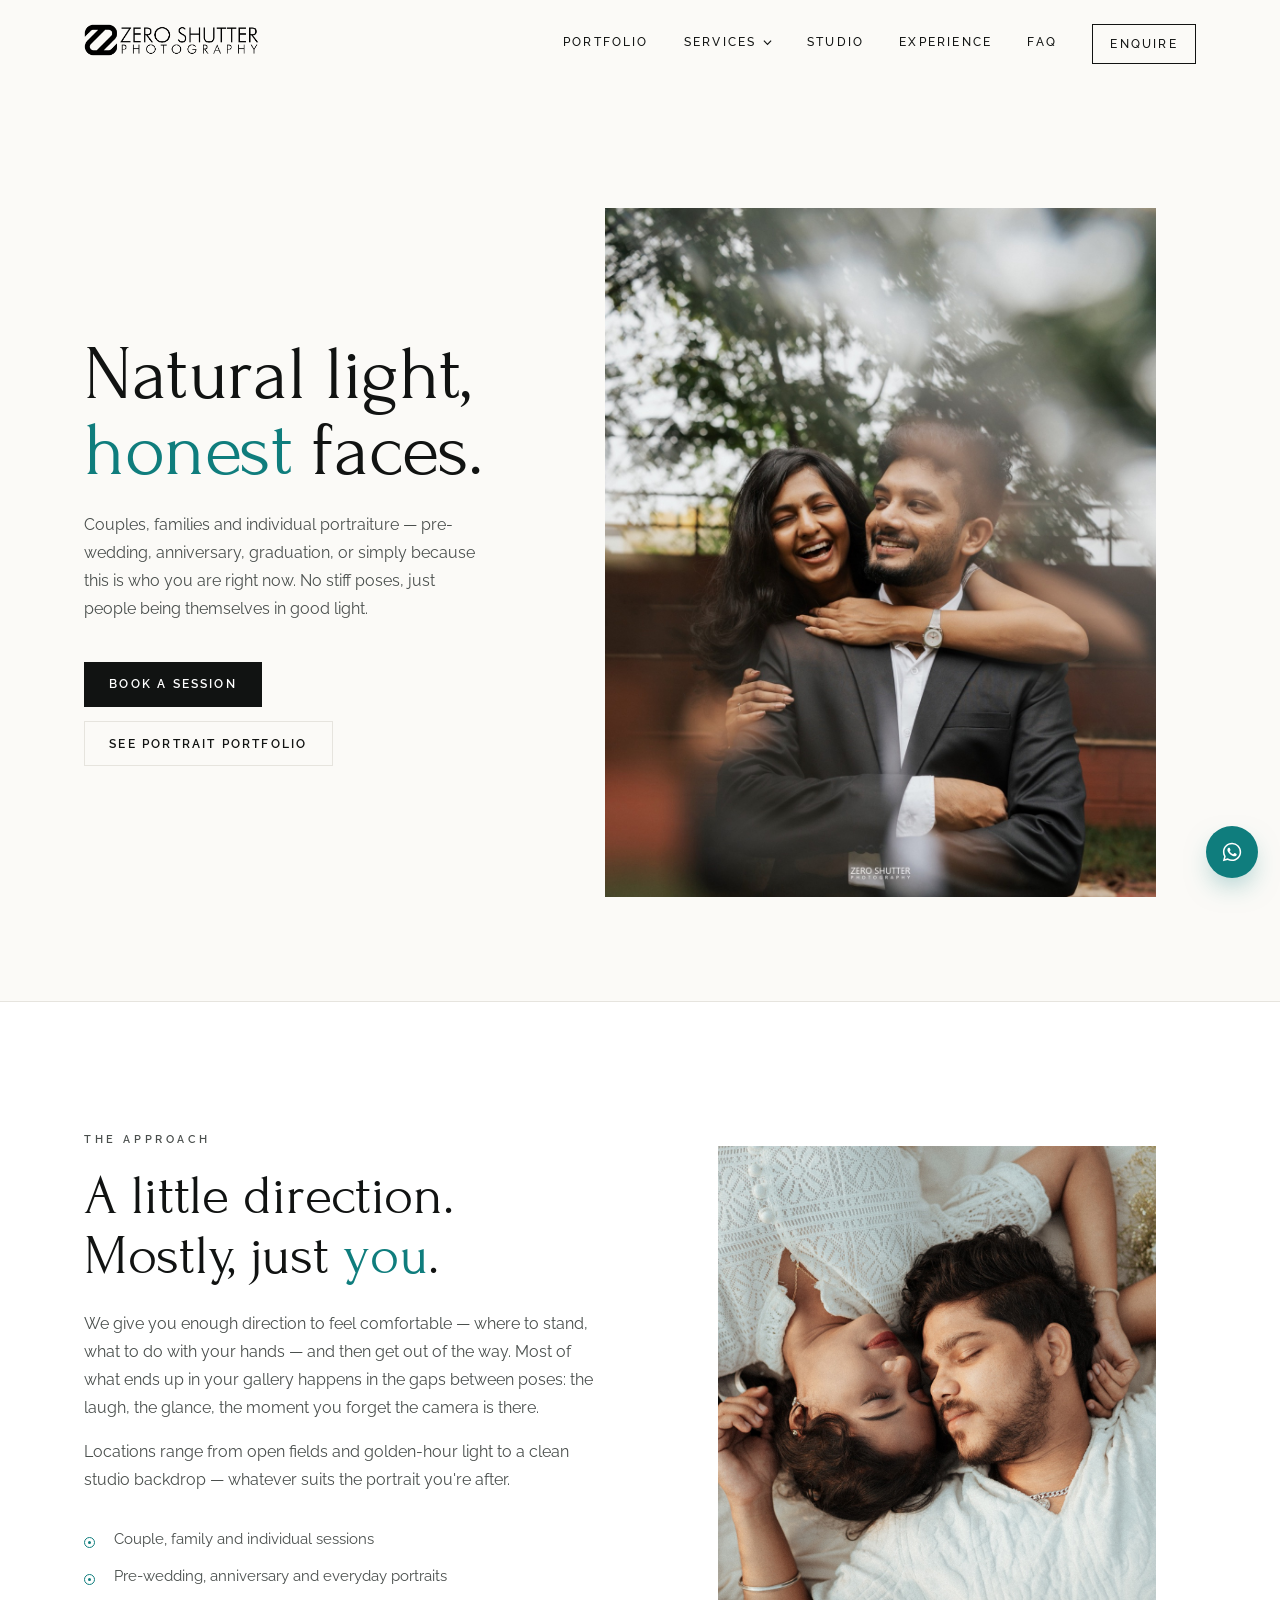
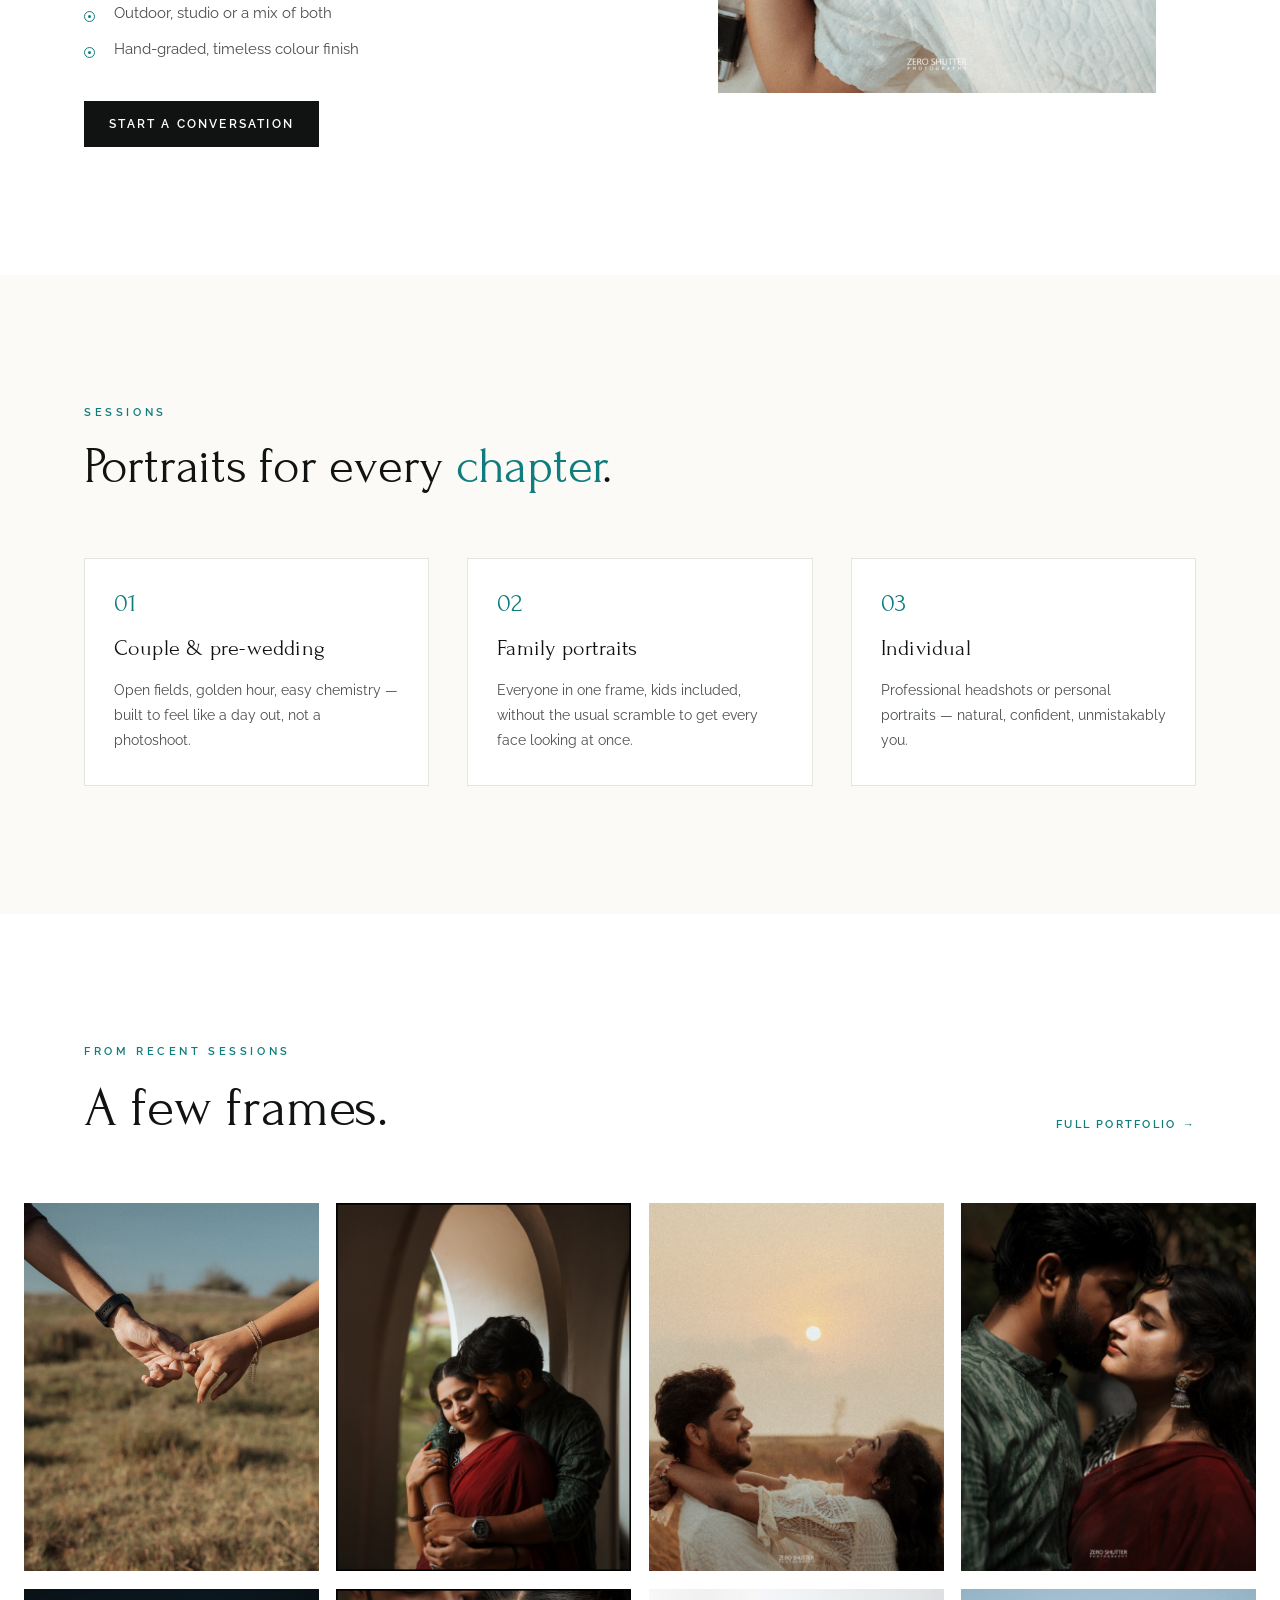
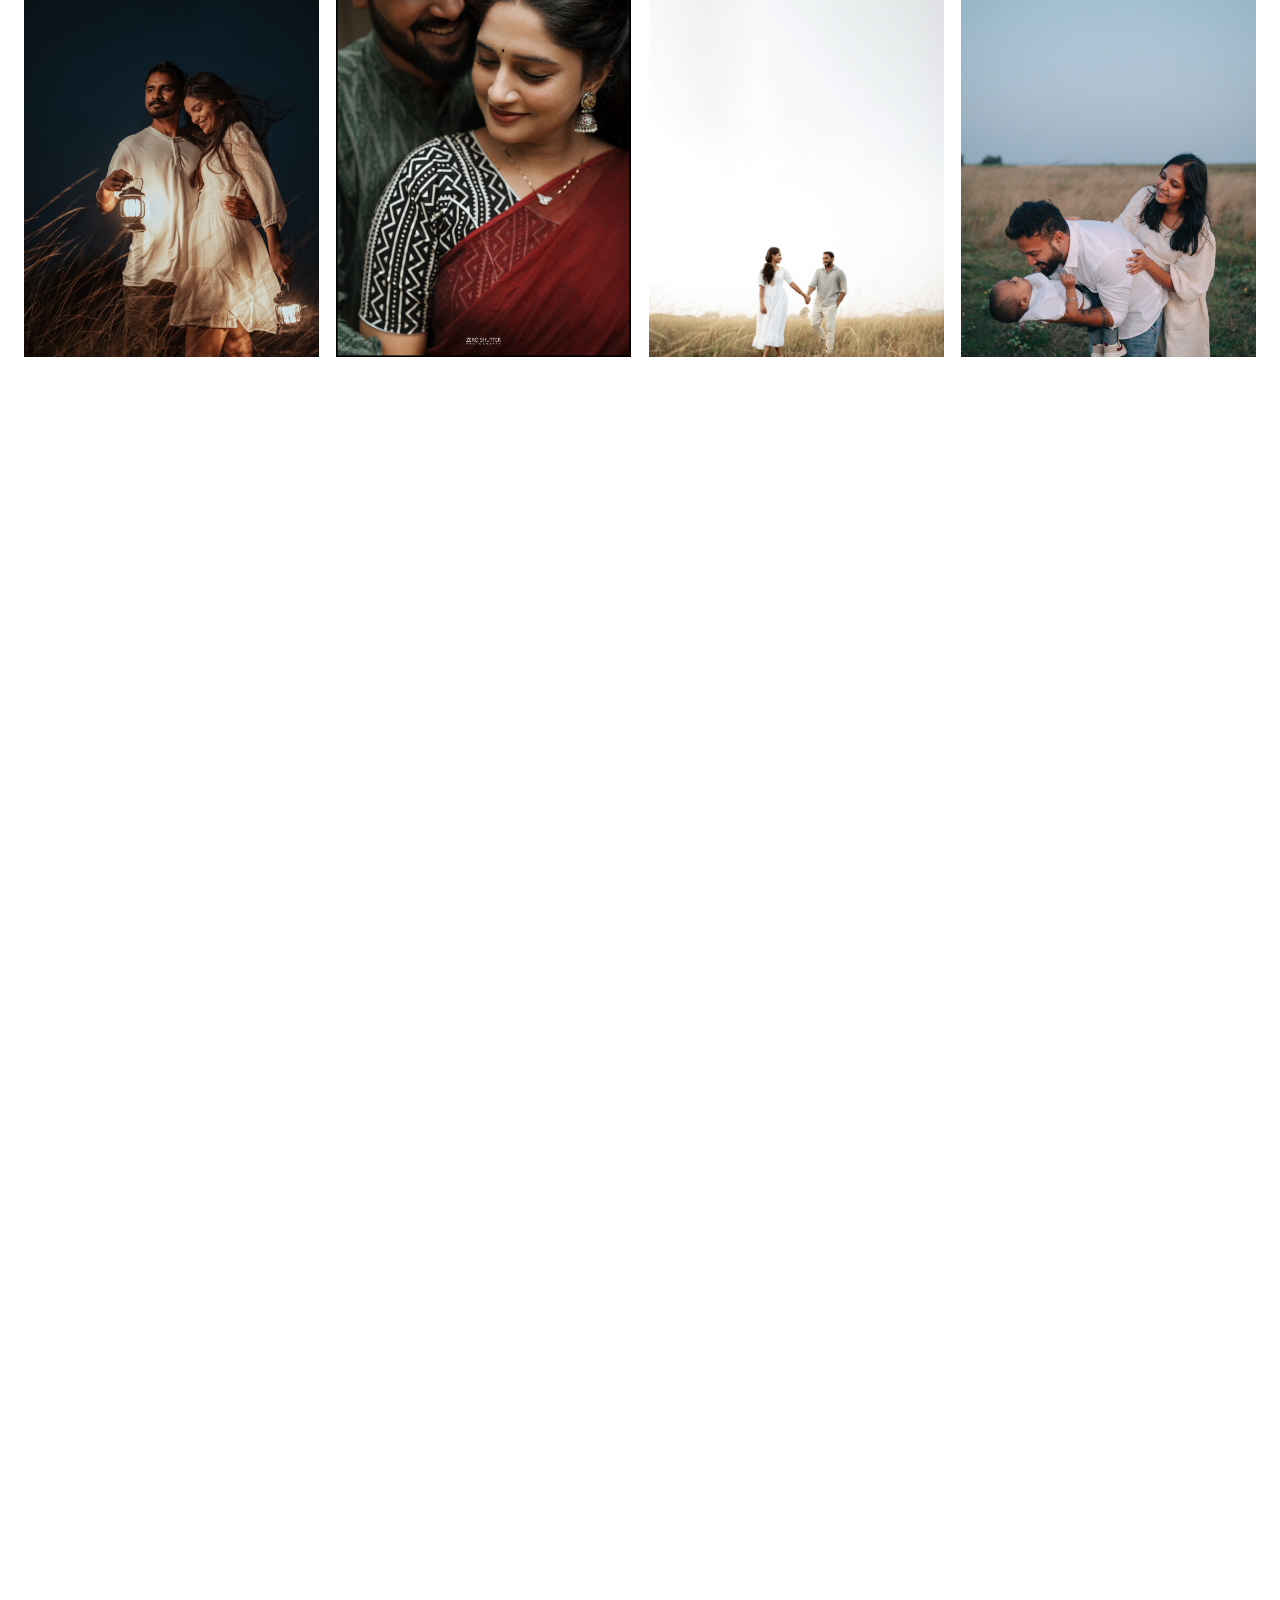
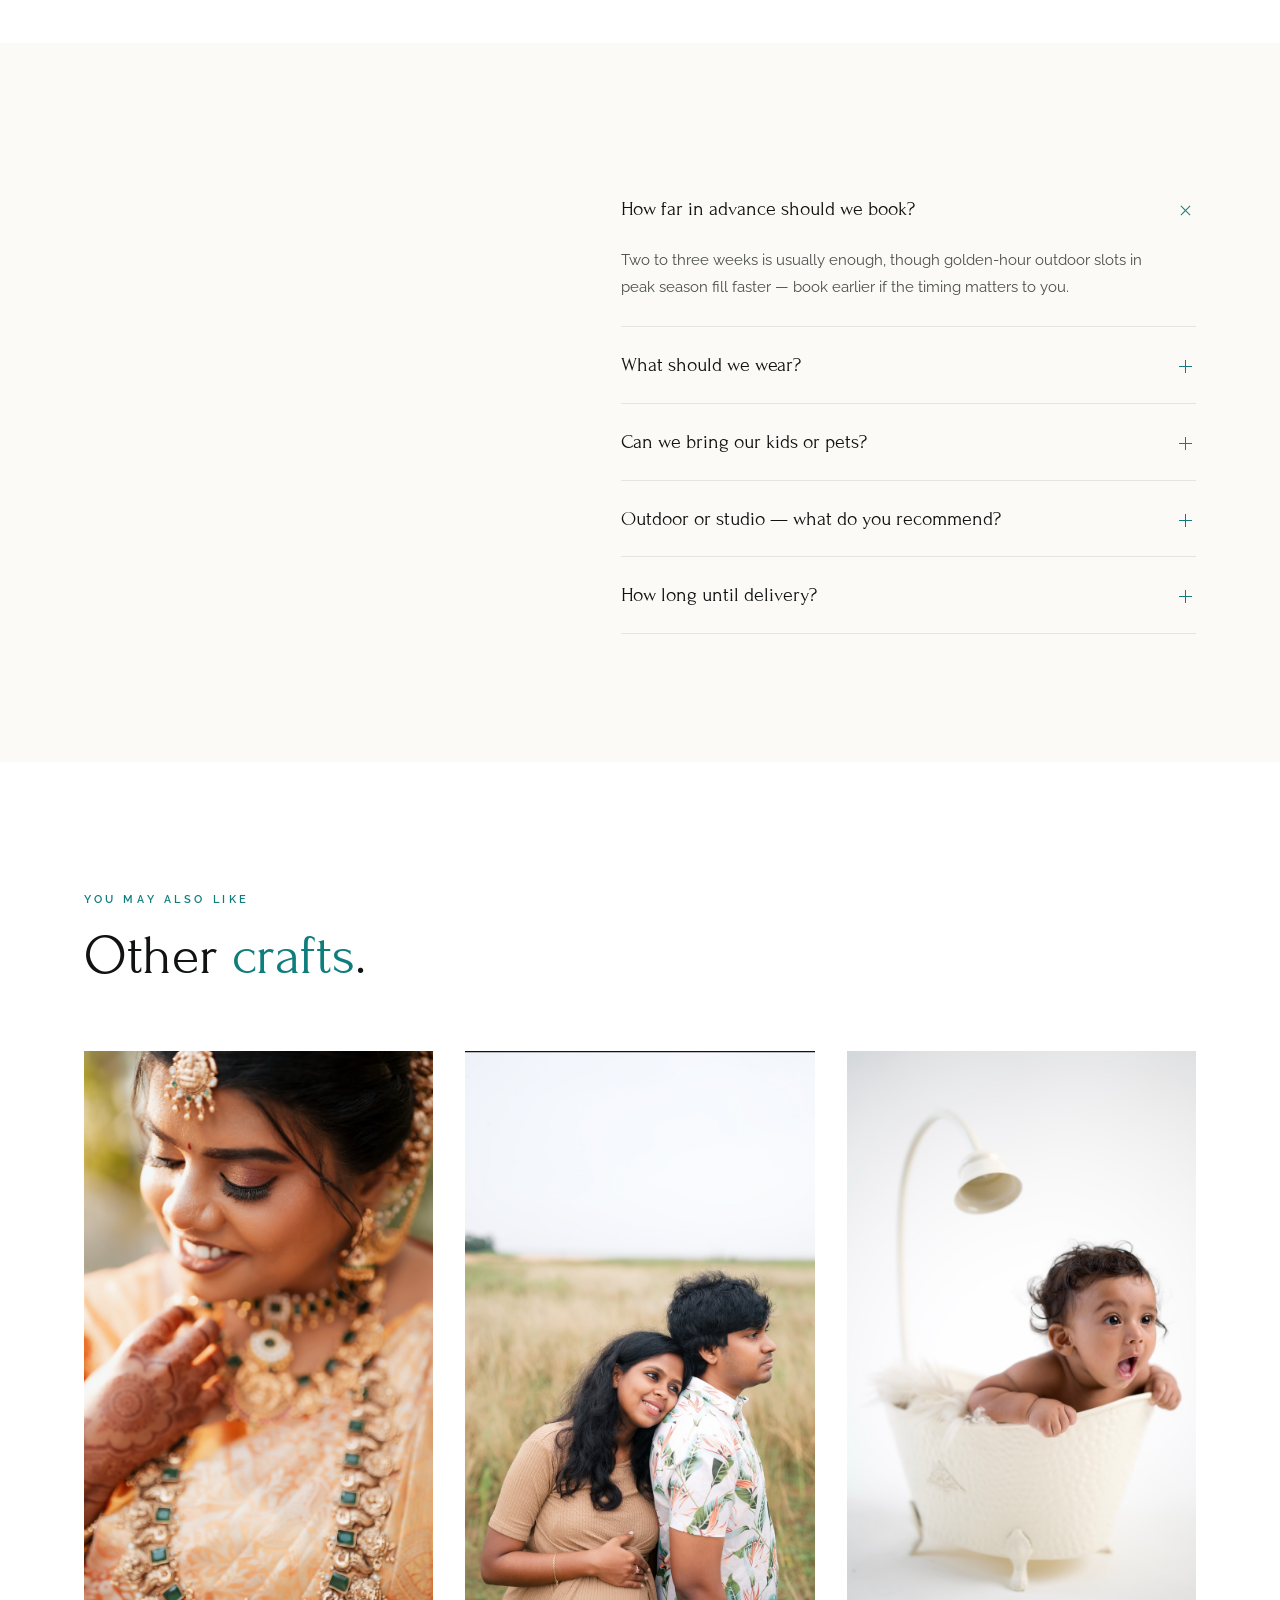
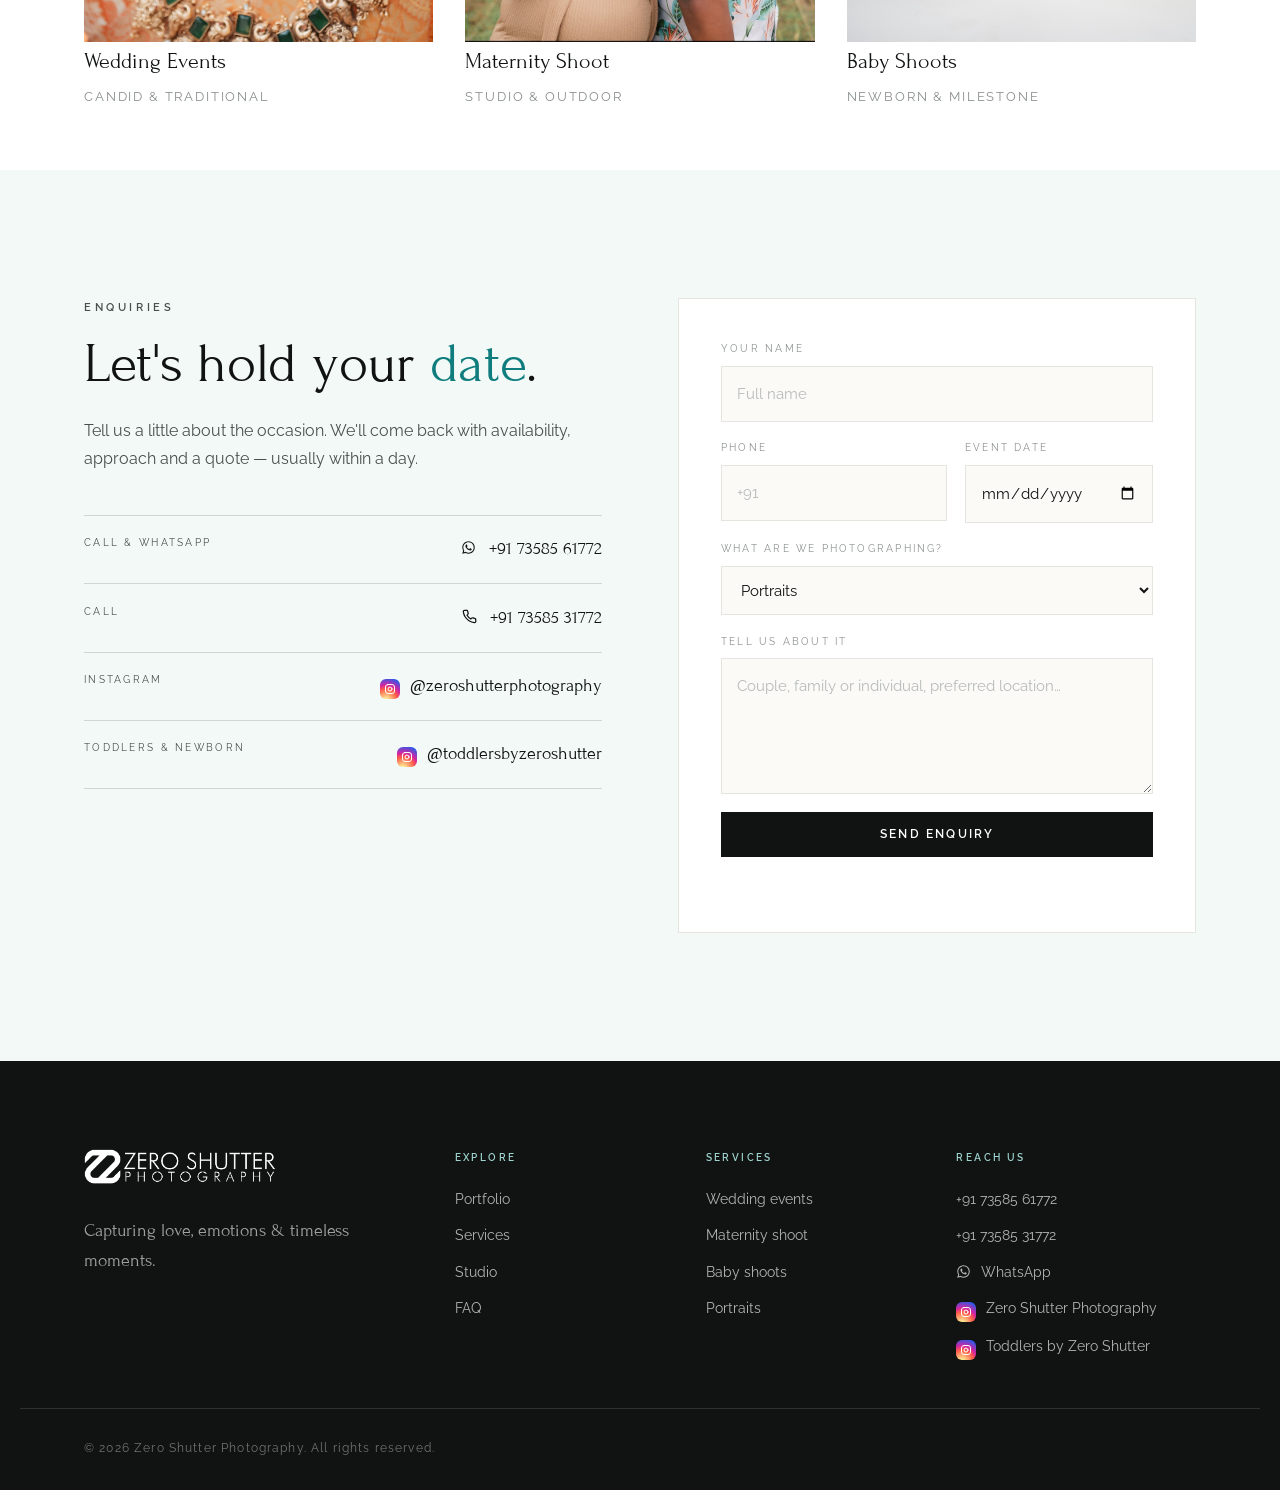
<file: portraits.html>
<!DOCTYPE html>
<html lang="en">
<head>
<meta charset="UTF-8">
<meta name="viewport" content="width=device-width, initial-scale=1.0">
<title>Portrait Photography — Zero Shutter Photography</title>
<meta name="description" content="Couple, family and individual portraiture with natural light and honest expression. Pre-wedding, anniversary and everyday portraits by Zero Shutter Photography.">
<link rel="icon" type="image/png" href="assets/images/favicon-mark.png">
<link rel="preconnect" href="https://fonts.googleapis.com">
<link rel="preconnect" href="https://fonts.gstatic.com" crossorigin>
<link href="https://fonts.googleapis.com/css2?family=Forum&family=Raleway:ital,wght@0,400;0,500;0,600;0,700;1,400&display=swap" rel="stylesheet">
<link rel="stylesheet" href="assets/css/style.css">
</head>
<body>

<header class="site-header" id="siteHeader">
  <div class="shell header__inner">
    <a class="brand" href="index.html" aria-label="Zero Shutter Photography home">
      <img src="assets/images/logo-mark.png" alt="Zero Shutter Photography">
    </a>

    <nav class="nav" id="nav">
      <a href="index.html#work">Portfolio</a>

      <div class="nav__item has-drop">
        <a class="nav__drop-trigger" href="services.html" aria-expanded="false">
          Services
          <svg viewBox="0 0 10 6" aria-hidden="true"><path d="M1 1l4 4 4-4" fill="none" stroke="currentColor" stroke-width="1.3"/></svg>
        </a>
        <div class="drop">
          <div class="drop__inner">
            <a class="drop__item" href="wedding-events.html">
              <span class="drop__thumb"><img src="assets/images/gallery/wedding-1.jpg" alt="" loading="lazy"></span>
              <span class="drop__text"><strong>Wedding Events</strong><em>Candid &middot; Traditional</em></span>
            </a>
            <a class="drop__item" href="maternity-shoot.html">
              <span class="drop__thumb"><img src="assets/images/gallery/maternity-2.jpg" alt="" loading="lazy"></span>
              <span class="drop__text"><strong>Maternity Shoot</strong><em>Studio &middot; Outdoor</em></span>
            </a>
            <a class="drop__item" href="baby-shoots.html">
              <span class="drop__thumb"><img src="assets/images/gallery/baby-1.jpg" alt="" loading="lazy"></span>
              <span class="drop__text"><strong>Baby Shoots</strong><em>Newborn &middot; Milestone</em></span>
            </a>
            <a class="drop__item" href="portraits.html">
              <span class="drop__thumb"><img src="assets/images/gallery/portrait-2.jpg" alt="" loading="lazy"></span>
              <span class="drop__text"><strong>Portraits</strong><em>Couple &middot; Family</em></span>
            </a>
            <a class="drop__all" href="services.html">All services</a>
          </div>
        </div>
      </div>

      <a href="index.html#story">Studio</a>
      <a href="index.html#journal">Experience</a>
      <a href="index.html#faq">FAQ</a>
      <a class="nav__cta" href="#contact">Enquire</a>
    </nav>

    <button class="burger" id="burger" aria-label="Open menu" aria-expanded="false">
      <span></span><span></span>
    </button>
  </div>
</header>

<main id="top">

  <!-- ── PAGE HERO ──────────────────────────────────────── -->
  <section class="page-hero">
    <div class="shell page-hero__grid">
      <div class="page-hero__copy reveal">
        <h1 class="display">Natural light,<br><em>honest</em> faces.</h1>
        <p class="lede">
          Couples, families and individual portraiture — pre-wedding, anniversary,
          graduation, or simply because this is who you are right now. No stiff poses,
          just people being themselves in good light.
        </p>
        <div class="page-hero__actions">
          <a class="btn btn--solid" href="#contact">Book a session</a>
          <a class="btn btn--ghost" href="./?filter=couple#work">See portrait portfolio</a>
        </div>
      </div>

      <figure class="page-hero__media reveal">
        <img src="assets/images/gallery/portraits-hero.jpg" alt="Wife laughing with her arms around her husband's shoulders, framed through soft out-of-focus foliage" loading="eager">
      </figure>
    </div>
  </section>

  <!-- ── DETAIL ─────────────────────────────────────────── -->
  <section class="section">
    <div class="shell detail__grid">
      <div class="detail__copy reveal">
        <p class="eyebrow">The approach</p>
        <h2 class="heading">A little direction.<br>Mostly, just <em>you</em>.</h2>
        <p>
          We give you enough direction to feel comfortable — where to stand, what to do
          with your hands — and then get out of the way. Most of what ends up in your
          gallery happens in the gaps between poses: the laugh, the glance, the moment
          you forget the camera is there.
        </p>
        <p>
          Locations range from open fields and golden-hour light to a clean studio
          backdrop — whatever suits the portrait you're after.
        </p>
        <ul class="ticks">
          <li>Couple, family and individual sessions</li>
          <li>Pre-wedding, anniversary and everyday portraits</li>
          <li>Outdoor, studio or a mix of both</li>
          <li>Hand-graded, timeless colour finish</li>
        </ul>
        <a class="btn btn--solid" href="#contact">Start a conversation</a>
      </div>

      <figure class="page-hero__media reveal">
        <img src="assets/images/gallery/couple-12.jpg" alt="Couple lying together, photographed from above" loading="lazy">
      </figure>
    </div>
  </section>

  <!-- ── WHAT'S INCLUDED ────────────────────────────────── -->
  <section class="section section--tint">
    <div class="shell">
      <header class="section__head reveal">
        <p class="eyebrow">Sessions</p>
        <h2 class="heading heading--fit" style="--fit:10.9">Portraits for every <em>chapter</em>.</h2>
      </header>

      <div class="cards">
        <div class="card reveal">
          <span class="card__num">01</span>
          <h3>Couple &amp; pre-wedding</h3>
          <p>Open fields, golden hour, easy chemistry — built to feel like a day out, not a photoshoot.</p>
        </div>
        <div class="card reveal">
          <span class="card__num">02</span>
          <h3>Family portraits</h3>
          <p>Everyone in one frame, kids included, without the usual scramble to get every face looking at once.</p>
        </div>
        <div class="card reveal">
          <span class="card__num">03</span>
          <h3>Individual</h3>
          <p>Professional headshots or personal portraits — natural, confident, unmistakably you.</p>
        </div>
      </div>
    </div>
  </section>

  <!-- ── GALLERY ────────────────────────────────────────── -->
  <section class="section work">
    <div class="shell">
      <header class="section__head section__head--split reveal">
        <div>
          <p class="eyebrow">From recent sessions</p>
          <h2 class="heading">A few frames.</h2>
        </div>
        <a class="link-arrow" href="./?filter=couple#work">Full portfolio</a>
      </header>

      <div class="gallery">
        <figure class="shot reveal"><img src="assets/images/gallery/couple-2.jpg" alt="Couple holding hands in an open field" loading="lazy"><figcaption>Couple</figcaption></figure>
        <figure class="shot reveal"><img src="assets/images/gallery/couple-3.jpg" alt="Husband embracing his wife from behind beneath a heritage archway" loading="lazy"><figcaption>Couple</figcaption></figure>
        <figure class="shot reveal"><img src="assets/images/gallery/couple-8.jpg" alt="Couple embracing at sunset, the sun flaring behind them" loading="lazy"><figcaption>Couple</figcaption></figure>
        <figure class="shot reveal"><img src="assets/images/gallery/couple-6.jpg" alt="Couple close together in traditional dress, softly lit" loading="lazy"><figcaption>Couple</figcaption></figure>
        <figure class="shot reveal"><img src="assets/images/gallery/couple-10.jpg" alt="Couple holding lanterns in a field at dusk" loading="lazy"><figcaption>Couple</figcaption></figure>
        <figure class="shot reveal"><img src="assets/images/gallery/couple-hd-1.jpg" alt="Bride and groom sharing a quiet, close moment" loading="lazy"><figcaption>Couple</figcaption></figure>
        <figure class="shot reveal"><img src="assets/images/gallery/couple-11.jpg" alt="Couple walking together through a misty field" loading="lazy"><figcaption>Couple</figcaption></figure>
        <figure class="shot reveal"><img src="assets/images/gallery/family-6.jpg" alt="Father lifting his baby for a nose-to-nose moment at golden hour" loading="lazy"><figcaption>Family</figcaption></figure>
        <figure class="shot reveal"><img src="assets/images/gallery/family-4.jpg" alt="Toddler on her father's shoulders as her mother looks up laughing" loading="lazy"><figcaption>Family</figcaption></figure>
        <figure class="shot reveal"><img src="assets/images/gallery/family-1.jpg" alt="Family embracing on the beach as their toddler reaches for her mother" loading="lazy"><figcaption>Family</figcaption></figure>
        <figure class="shot reveal"><img src="assets/images/gallery/family-2.jpg" alt="Parents and their toddler cheek to cheek in a field" loading="lazy"><figcaption>Family</figcaption></figure>
        <figure class="shot reveal"><img src="assets/images/gallery/portrait-1.jpg" alt="Portrait in a blue ikat saree on heritage steps" loading="lazy"><figcaption>Portrait</figcaption></figure>
        <figure class="shot reveal"><img src="assets/images/gallery/portrait-2.jpg" alt="Portrait in a red dress and straw hat in a golden field" loading="lazy"><figcaption>Portrait</figcaption></figure>
        <figure class="shot reveal"><img src="assets/images/gallery/portrait-3.jpg" alt="Portrait in a purple saree with flowers in her hair" loading="lazy"><figcaption>Portrait</figcaption></figure>
        <figure class="shot reveal"><img src="assets/images/gallery/portrait-6.jpg" alt="Close portrait in a purple saree and gold jewellery" loading="lazy"><figcaption>Portrait</figcaption></figure>
        <figure class="shot reveal"><img src="assets/images/gallery/portrait-4.jpg" alt="Portrait in a blue saree against a heritage archway" loading="lazy"><figcaption>Portrait</figcaption></figure>
        <figure class="shot reveal"><img src="assets/images/gallery/portrait-5.jpg" alt="Portrait seated among tall golden grass" loading="lazy"><figcaption>Portrait</figcaption></figure>
        <figure class="shot reveal"><img src="assets/images/gallery/portrait-7.jpg" alt="Portrait in a blue ikat saree, looking down" loading="lazy"><figcaption>Portrait</figcaption></figure>
      </div>
    </div>
  </section>

  <!-- ── FAQ ────────────────────────────────────────────── -->
  <section class="section section--tint faq" id="faq">
    <div class="shell faq__grid">
      <div class="faq__intro reveal">
        <p class="eyebrow">Good to know</p>
        <h2 class="heading">Portrait <br>questions.</h2>
        <p class="faq__aside">Something else on your mind? Message us on WhatsApp — we usually reply the same day.</p>
        <a class="btn btn--ghost" href="https://wa.me/917358561772" target="_blank" rel="noopener">Ask on WhatsApp</a>
      </div>

      <div class="accordion reveal">
        <details class="acc" open>
          <summary>How far in advance should we book?</summary>
          <div class="acc__body"><p>Two to three weeks is usually enough, though golden-hour outdoor slots in peak season fill faster — book earlier if the timing matters to you.</p></div>
        </details>
        <details class="acc">
          <summary>What should we wear?</summary>
          <div class="acc__body"><p>We'll share a short styling guide once you book — generally, solid colours and soft textures photograph better than busy patterns.</p></div>
        </details>
        <details class="acc">
          <summary>Can we bring our kids or pets?</summary>
          <div class="acc__body"><p>Of course — family portraits are one of our favourite sessions to shoot, chaos and all.</p></div>
        </details>
        <details class="acc">
          <summary>Outdoor or studio — what do you recommend?</summary>
          <div class="acc__body"><p>Depends on the mood. Outdoor light gives a softer, more natural feel; studio gives a clean, controlled portrait. We can also do both in one session.</p></div>
        </details>
        <details class="acc">
          <summary>How long until delivery?</summary>
          <div class="acc__body"><p>A private preview within a week and the full gallery within two weeks.</p></div>
        </details>
      </div>
    </div>
  </section>

  <!-- ── CROSS-LINKS ────────────────────────────────────── -->
  <section class="section">
    <div class="shell">
      <header class="section__head reveal">
        <p class="eyebrow">You may also like</p>
        <h2 class="heading">Other <em>crafts</em>.</h2>
      </header>

      <div class="cross">
        <a class="cross__item reveal" href="wedding-events.html">
          <span class="cross__media"><img src="assets/images/gallery/wedding-1.jpg" alt="" loading="lazy"></span>
          <h3>Wedding Events</h3>
          <p>Candid &amp; traditional</p>
        </a>
        <a class="cross__item reveal" href="maternity-shoot.html">
          <span class="cross__media"><img src="assets/images/gallery/maternity-3.jpg" alt="" loading="lazy"></span>
          <h3>Maternity Shoot</h3>
          <p>Studio &amp; outdoor</p>
        </a>
        <a class="cross__item reveal" href="baby-shoots.html">
          <span class="cross__media"><img src="assets/images/gallery/baby-1.jpg" alt="" loading="lazy"></span>
          <h3>Baby Shoots</h3>
          <p>Newborn &amp; milestone</p>
        </a>
      </div>
    </div>
  </section>

  <!-- ── CONTACT ────────────────────────────────────────── -->
  <section class="section contact" id="contact">
    <div class="shell contact__grid">
      <div class="contact__copy reveal">
        <p class="eyebrow">Enquiries</p>
        <h2 class="heading">Let's hold your <em>date</em>.</h2>
        <p>Tell us a little about the occasion. We'll come back with availability, approach and a quote — usually within a day.</p>

        <ul class="contact__list">
          <li><span>Call &amp; WhatsApp</span><a href="tel:+917358561772"><svg class="ico" viewBox="0 0 24 24" width="15" height="15" aria-hidden="true"><path fill="currentColor" d="M12.04 2c-5.5 0-9.97 4.47-9.97 9.97 0 1.76.46 3.48 1.34 5L2 22l5.2-1.36a9.9 9.9 0 0 0 4.84 1.24h.01c5.5 0 9.97-4.47 9.97-9.97 0-2.66-1.04-5.17-2.92-7.05A9.9 9.9 0 0 0 12.04 2Zm0 18.2h-.01a8.3 8.3 0 0 1-4.22-1.16l-.3-.18-3.13.82.84-3.05-.2-.31a8.26 8.26 0 0 1-1.27-4.4c0-4.57 3.72-8.29 8.3-8.29 2.21 0 4.29.86 5.86 2.43a8.24 8.24 0 0 1 2.42 5.87c0 4.57-3.72 8.27-8.29 8.27Zm4.55-6.2c-.25-.13-1.47-.72-1.7-.81-.23-.08-.4-.12-.56.13-.17.25-.64.8-.79.97-.14.16-.29.19-.54.06-.25-.12-1.05-.39-2-1.23-.74-.66-1.24-1.47-1.38-1.72-.15-.25-.02-.39.11-.51.11-.11.25-.29.37-.44.13-.15.17-.25.25-.41.09-.17.04-.31-.02-.44-.06-.12-.56-1.35-.77-1.85-.2-.48-.4-.42-.56-.43h-.47c-.17 0-.44.06-.66.31-.23.25-.87.85-.87 2.07s.89 2.4 1.02 2.56c.12.17 1.75 2.67 4.23 3.74.59.26 1.05.41 1.41.52.59.19 1.13.16 1.56.1.48-.07 1.47-.6 1.67-1.18.21-.58.21-1.07.15-1.18-.06-.11-.23-.17-.48-.29Z"/></svg> +91 73585 61772</a></li>
          <li><span>Call</span><a href="tel:+917358531772"><svg class="ico" viewBox="0 0 24 24" width="15" height="15" fill="none" stroke="currentColor" stroke-width="2" stroke-linecap="round" stroke-linejoin="round" aria-hidden="true"><path d="M22 16.92v3a2 2 0 0 1-2.18 2 19.79 19.79 0 0 1-8.63-3.07 19.5 19.5 0 0 1-6-6 19.79 19.79 0 0 1-3.07-8.67A2 2 0 0 1 4.11 2h3a2 2 0 0 1 2 1.72 12.84 12.84 0 0 0 .7 2.81 2 2 0 0 1-.45 2.11L8.09 9.91a16 16 0 0 0 6 6l1.27-1.27a2 2 0 0 1 2.11-.45 12.84 12.84 0 0 0 2.81.7A2 2 0 0 1 22 16.92z"/></svg> +91 73585 31772</a></li>
          <li><span>Instagram</span><a href="https://www.instagram.com/zeroshutterphotography" target="_blank" rel="noopener"><span class="ico ico--ig-brand"><svg viewBox="0 0 24 24" fill="none" stroke="#fff" stroke-width="2" stroke-linecap="round" stroke-linejoin="round" aria-hidden="true"><rect x="3" y="3" width="18" height="18" rx="5"/><circle cx="12" cy="12" r="4"/><circle cx="17.3" cy="6.7" r=".4" fill="#fff" stroke="none"/></svg></span> @zeroshutterphotography</a></li>
          <li><span>Toddlers &amp; newborn</span><a href="https://www.instagram.com/toddlersbyzeroshutter" target="_blank" rel="noopener"><span class="ico ico--ig-brand"><svg viewBox="0 0 24 24" fill="none" stroke="#fff" stroke-width="2" stroke-linecap="round" stroke-linejoin="round" aria-hidden="true"><rect x="3" y="3" width="18" height="18" rx="5"/><circle cx="12" cy="12" r="4"/><circle cx="17.3" cy="6.7" r=".4" fill="#fff" stroke="none"/></svg></span> @toddlersbyzeroshutter</a></li>
        </ul>
      </div>

      <form class="form reveal" id="enquiryForm" novalidate>
        <div class="field">
          <label for="f-name">Your name</label>
          <input id="f-name" name="name" type="text" required placeholder="Full name">
        </div>
        <div class="field field--half">
          <label for="f-phone">Phone</label>
          <input id="f-phone" name="phone" type="tel" required placeholder="+91">
        </div>
        <div class="field field--half">
          <label for="f-date">Event date</label>
          <input id="f-date" name="date" type="date">
        </div>
        <div class="field">
          <label for="f-service">What are we photographing?</label>
          <select id="f-service" name="service">
            <option>Wedding events</option>
            <option>Maternity shoot</option>
            <option>Baby shoot</option>
            <option selected>Portraits</option>
            <option>Something else</option>
          </select>
        </div>
        <div class="field">
          <label for="f-msg">Tell us about it</label>
          <textarea id="f-msg" name="message" rows="4" placeholder="Couple, family or individual, preferred location…"></textarea>
        </div>
        <button class="btn btn--solid btn--block" type="submit">Send enquiry</button>
        <p class="form__note" id="formNote" role="status"></p>
      </form>
    </div>
  </section>

</main>

<footer class="site-footer">
  <div class="shell footer__grid">
    <div class="footer__brand">
      <img src="assets/images/logo-white.png" alt="Zero Shutter Photography">
      <p>Capturing love, emotions &amp; timeless moments.</p>
    </div>

    <nav class="footer__nav">
      <h4>Explore</h4>
      <a href="index.html#work">Portfolio</a>
      <a href="services.html">Services</a>
      <a href="index.html#story">Studio</a>
      <a href="index.html#faq">FAQ</a>
    </nav>

    <nav class="footer__nav">
      <h4>Services</h4>
      <a href="wedding-events.html">Wedding events</a>
      <a href="maternity-shoot.html">Maternity shoot</a>
      <a href="baby-shoots.html">Baby shoots</a>
      <a href="portraits.html">Portraits</a>
    </nav>

    <div class="footer__nav">
      <h4>Reach us</h4>
      <a href="tel:+917358561772">+91 73585 61772</a>
      <a href="tel:+917358531772">+91 73585 31772</a>
      <a href="https://wa.me/917358561772" target="_blank" rel="noopener"><svg class="ico" viewBox="0 0 24 24" width="15" height="15" aria-hidden="true"><path fill="currentColor" d="M12.04 2c-5.5 0-9.97 4.47-9.97 9.97 0 1.76.46 3.48 1.34 5L2 22l5.2-1.36a9.9 9.9 0 0 0 4.84 1.24h.01c5.5 0 9.97-4.47 9.97-9.97 0-2.66-1.04-5.17-2.92-7.05A9.9 9.9 0 0 0 12.04 2Zm0 18.2h-.01a8.3 8.3 0 0 1-4.22-1.16l-.3-.18-3.13.82.84-3.05-.2-.31a8.26 8.26 0 0 1-1.27-4.4c0-4.57 3.72-8.29 8.3-8.29 2.21 0 4.29.86 5.86 2.43a8.24 8.24 0 0 1 2.42 5.87c0 4.57-3.72 8.27-8.29 8.27Zm4.55-6.2c-.25-.13-1.47-.72-1.7-.81-.23-.08-.4-.12-.56.13-.17.25-.64.8-.79.97-.14.16-.29.19-.54.06-.25-.12-1.05-.39-2-1.23-.74-.66-1.24-1.47-1.38-1.72-.15-.25-.02-.39.11-.51.11-.11.25-.29.37-.44.13-.15.17-.25.25-.41.09-.17.04-.31-.02-.44-.06-.12-.56-1.35-.77-1.85-.2-.48-.4-.42-.56-.43h-.47c-.17 0-.44.06-.66.31-.23.25-.87.85-.87 2.07s.89 2.4 1.02 2.56c.12.17 1.75 2.67 4.23 3.74.59.26 1.05.41 1.41.52.59.19 1.13.16 1.56.1.48-.07 1.47-.6 1.67-1.18.21-.58.21-1.07.15-1.18-.06-.11-.23-.17-.48-.29Z"/></svg> WhatsApp</a>
      <a href="https://www.instagram.com/zeroshutterphotography" target="_blank" rel="noopener"><span class="ico ico--ig-brand"><svg viewBox="0 0 24 24" fill="none" stroke="#fff" stroke-width="2" stroke-linecap="round" stroke-linejoin="round" aria-hidden="true"><rect x="3" y="3" width="18" height="18" rx="5"/><circle cx="12" cy="12" r="4"/><circle cx="17.3" cy="6.7" r=".4" fill="#fff" stroke="none"/></svg></span> Zero Shutter Photography</a>
      <a href="https://www.instagram.com/toddlersbyzeroshutter" target="_blank" rel="noopener"><span class="ico ico--ig-brand"><svg viewBox="0 0 24 24" fill="none" stroke="#fff" stroke-width="2" stroke-linecap="round" stroke-linejoin="round" aria-hidden="true"><rect x="3" y="3" width="18" height="18" rx="5"/><circle cx="12" cy="12" r="4"/><circle cx="17.3" cy="6.7" r=".4" fill="#fff" stroke="none"/></svg></span> Toddlers by Zero Shutter</a>
    </div>
  </div>

  <div class="shell footer__base">
    <p>&copy; <span id="year"></span> Zero Shutter Photography. All rights reserved.</p>
  </div>
</footer>

<a class="wa-float" href="https://wa.me/917358561772" target="_blank" rel="noopener" aria-label="Chat on WhatsApp">
  <svg viewBox="0 0 24 24" width="22" height="22" aria-hidden="true"><path fill="currentColor" d="M12.04 2c-5.5 0-9.97 4.47-9.97 9.97 0 1.76.46 3.48 1.34 5L2 22l5.2-1.36a9.9 9.9 0 0 0 4.84 1.24h.01c5.5 0 9.97-4.47 9.97-9.97 0-2.66-1.04-5.17-2.92-7.05A9.9 9.9 0 0 0 12.04 2Zm0 18.2h-.01a8.3 8.3 0 0 1-4.22-1.16l-.3-.18-3.13.82.84-3.05-.2-.31a8.26 8.26 0 0 1-1.27-4.4c0-4.57 3.72-8.29 8.3-8.29 2.21 0 4.29.86 5.86 2.43a8.24 8.24 0 0 1 2.42 5.87c0 4.57-3.72 8.27-8.29 8.27Zm4.55-6.2c-.25-.13-1.47-.72-1.7-.81-.23-.08-.4-.12-.56.13-.17.25-.64.8-.79.97-.14.16-.29.19-.54.06-.25-.12-1.05-.39-2-1.23-.74-.66-1.24-1.47-1.38-1.72-.15-.25-.02-.39.11-.51.11-.11.25-.29.37-.44.13-.15.17-.25.25-.41.09-.17.04-.31-.02-.44-.06-.12-.56-1.35-.77-1.85-.2-.48-.4-.42-.56-.43h-.47c-.17 0-.44.06-.66.31-.23.25-.87.85-.87 2.07s.89 2.4 1.02 2.56c.12.17 1.75 2.67 4.23 3.74.59.26 1.05.41 1.41.52.59.19 1.13.16 1.56.1.48-.07 1.47-.6 1.67-1.18.21-.58.21-1.07.15-1.18-.06-.11-.23-.17-.48-.29Z"/></svg>
</a>

<script src="assets/js/main.js"></script>
</body>
</html>
</file>
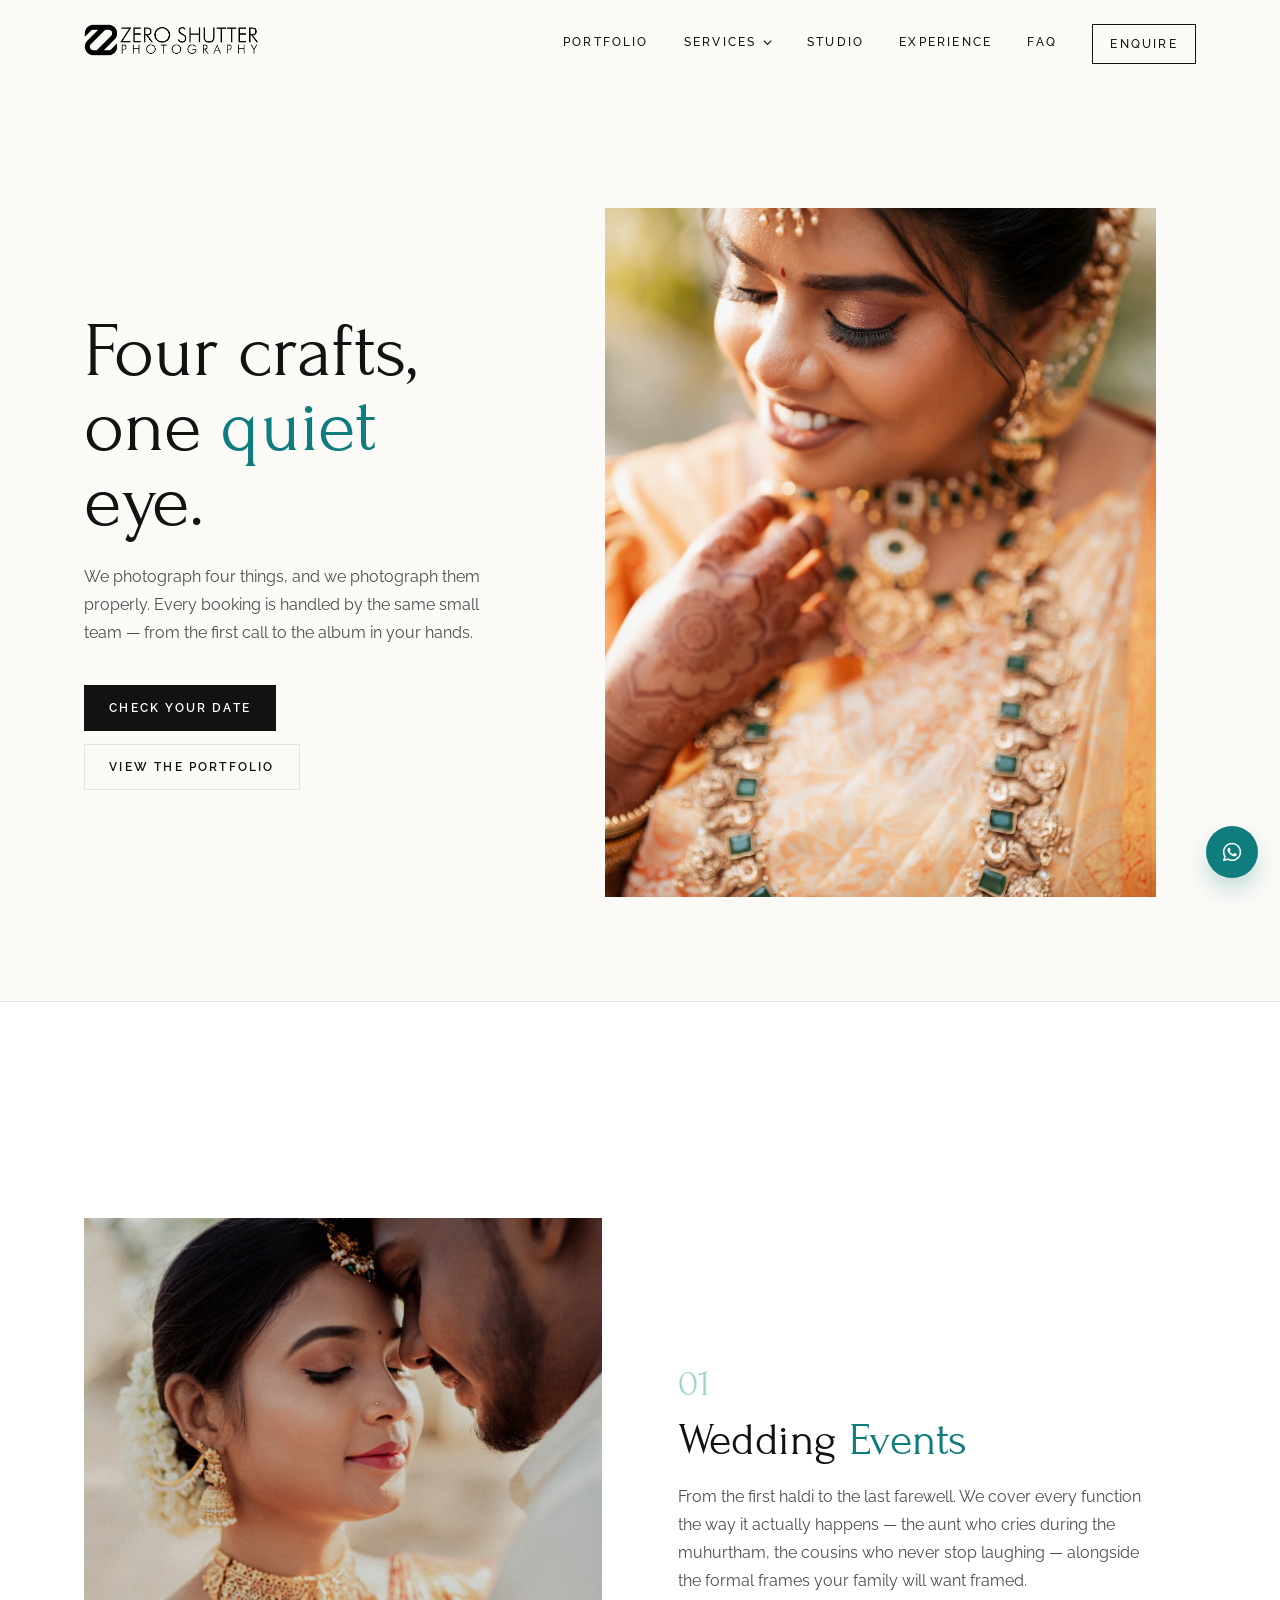
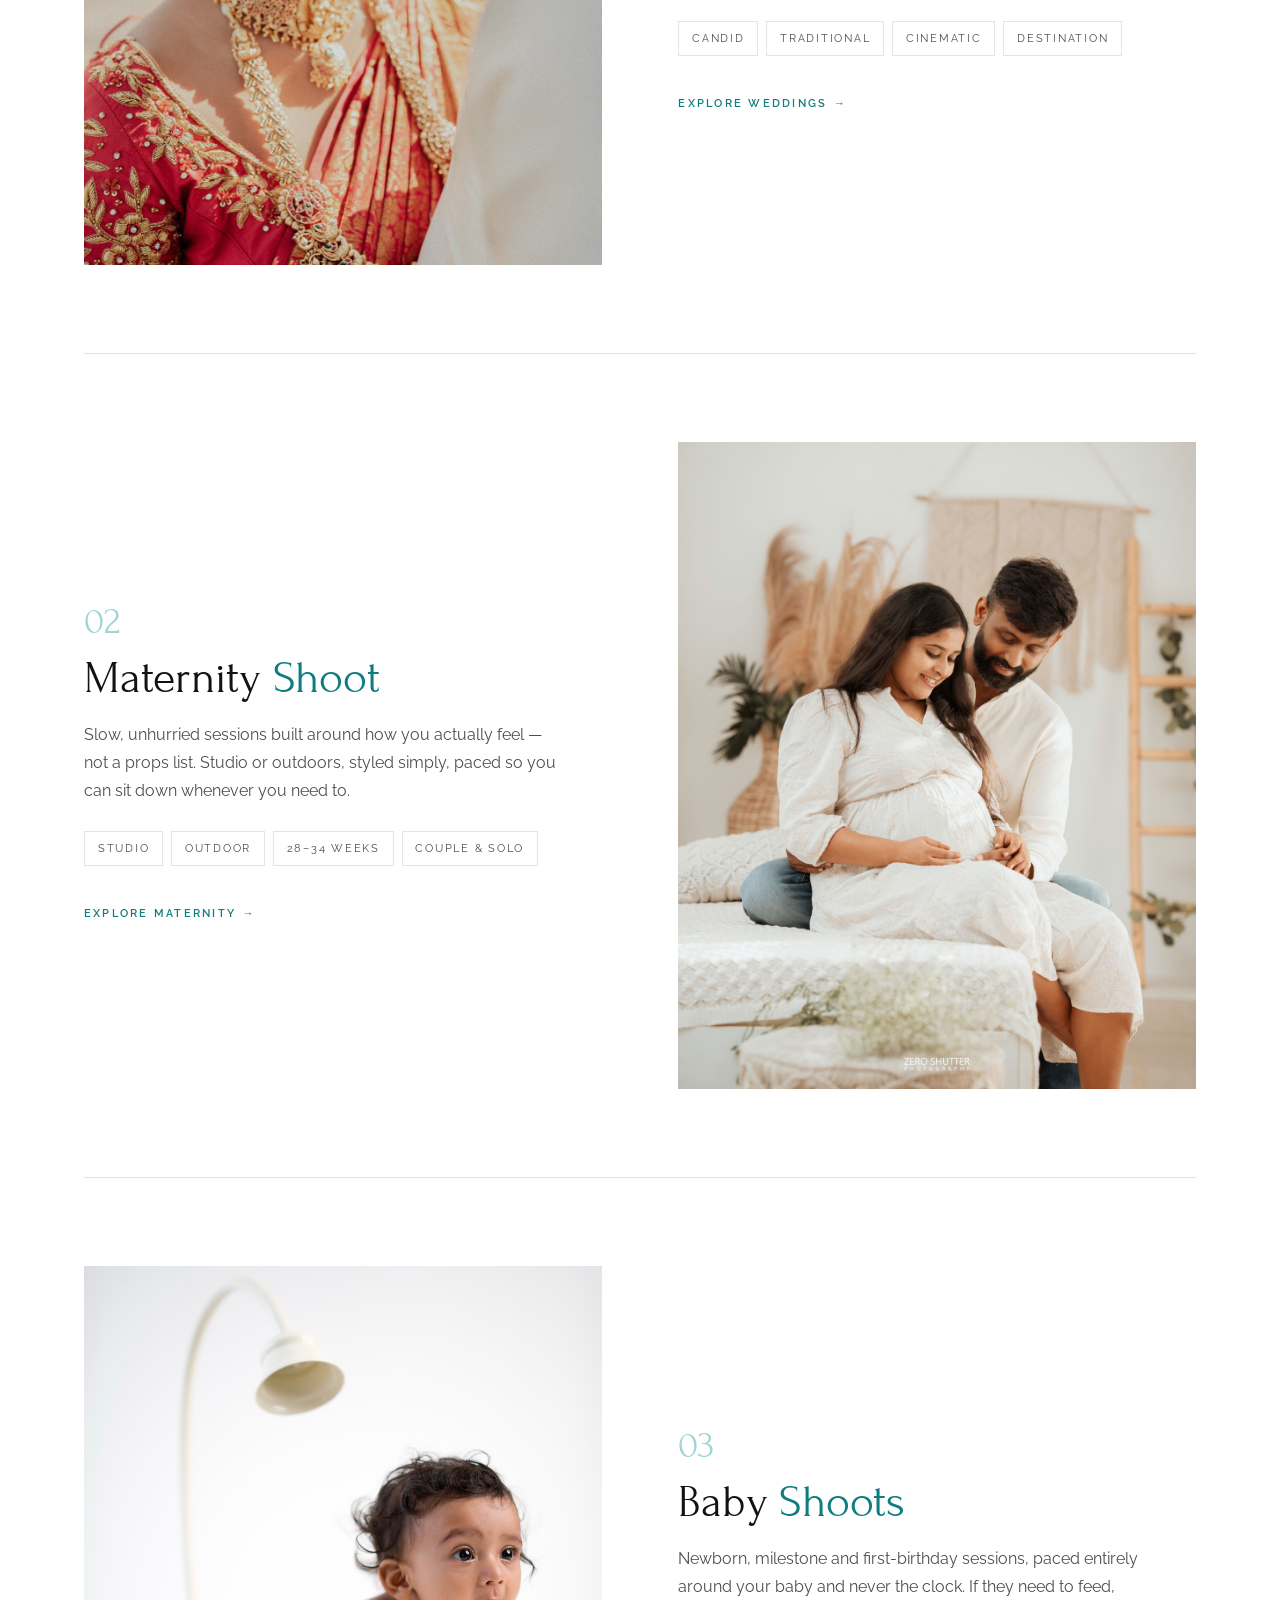
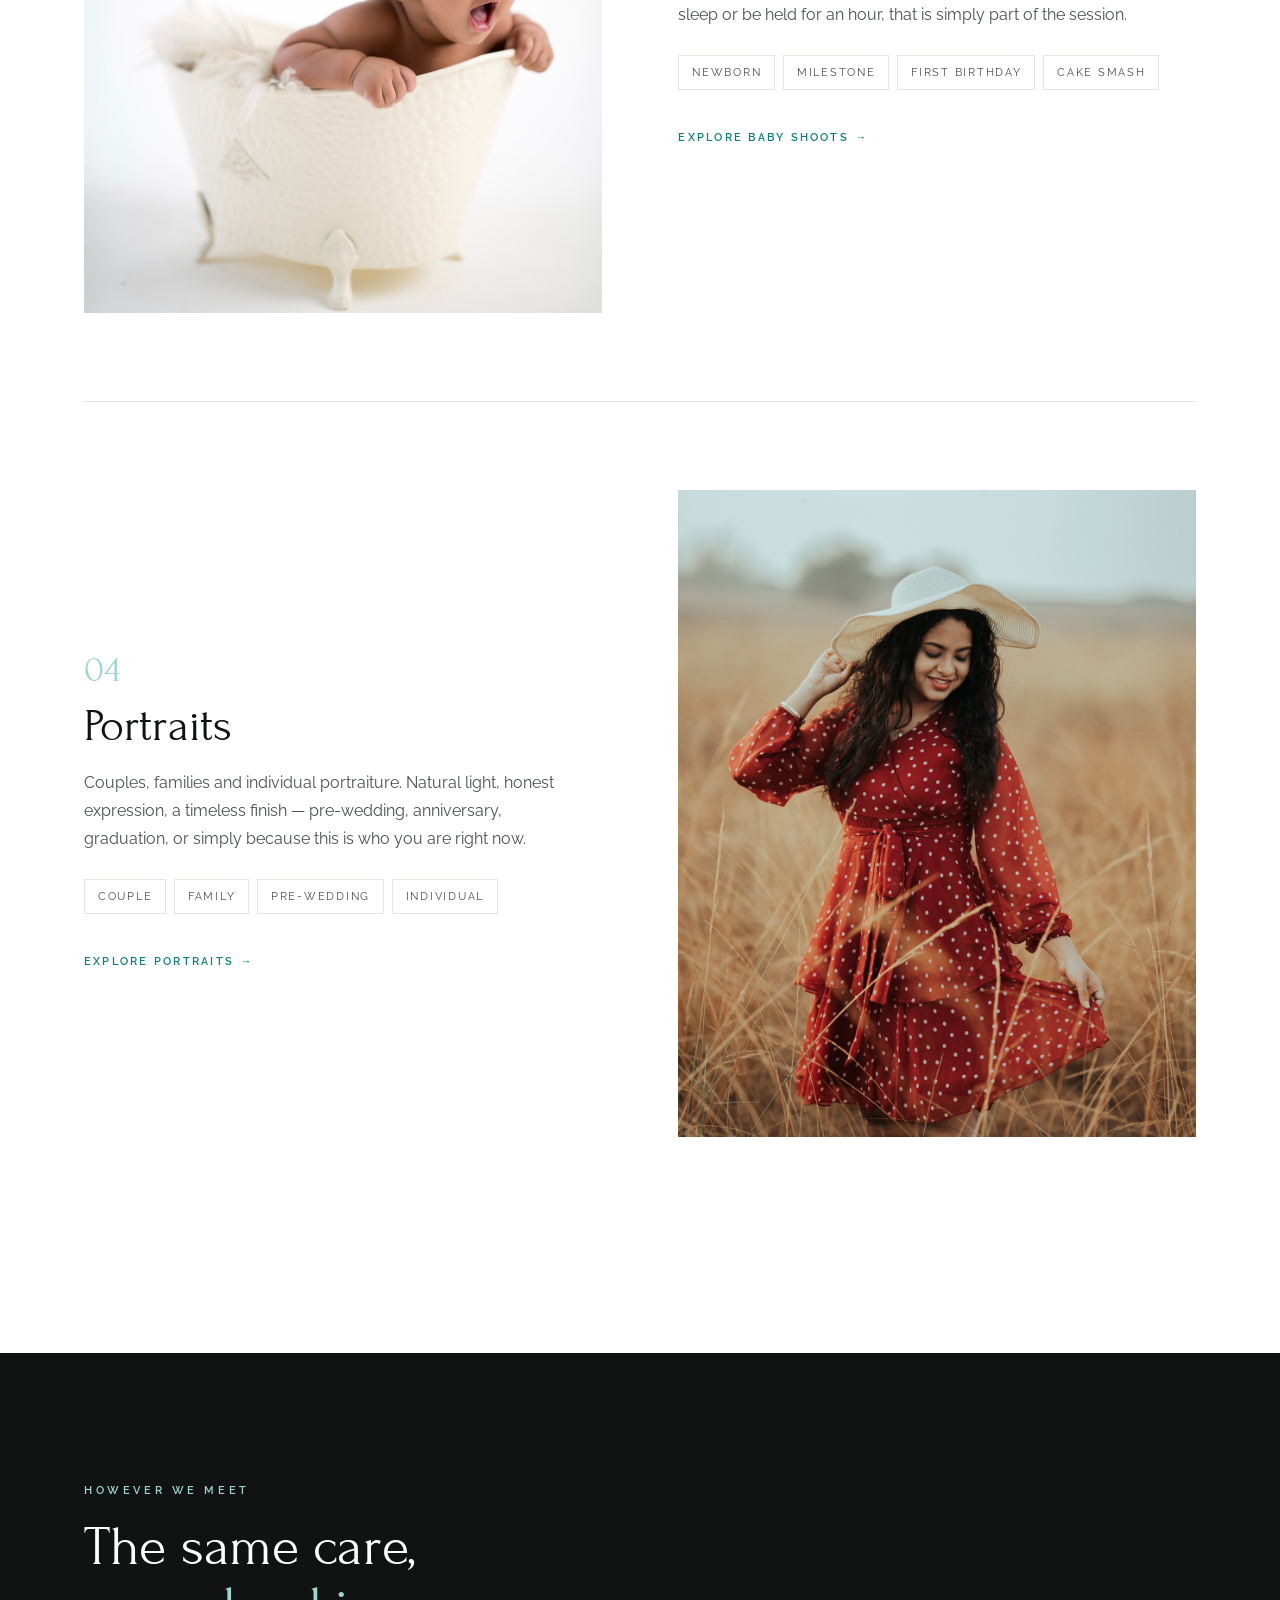
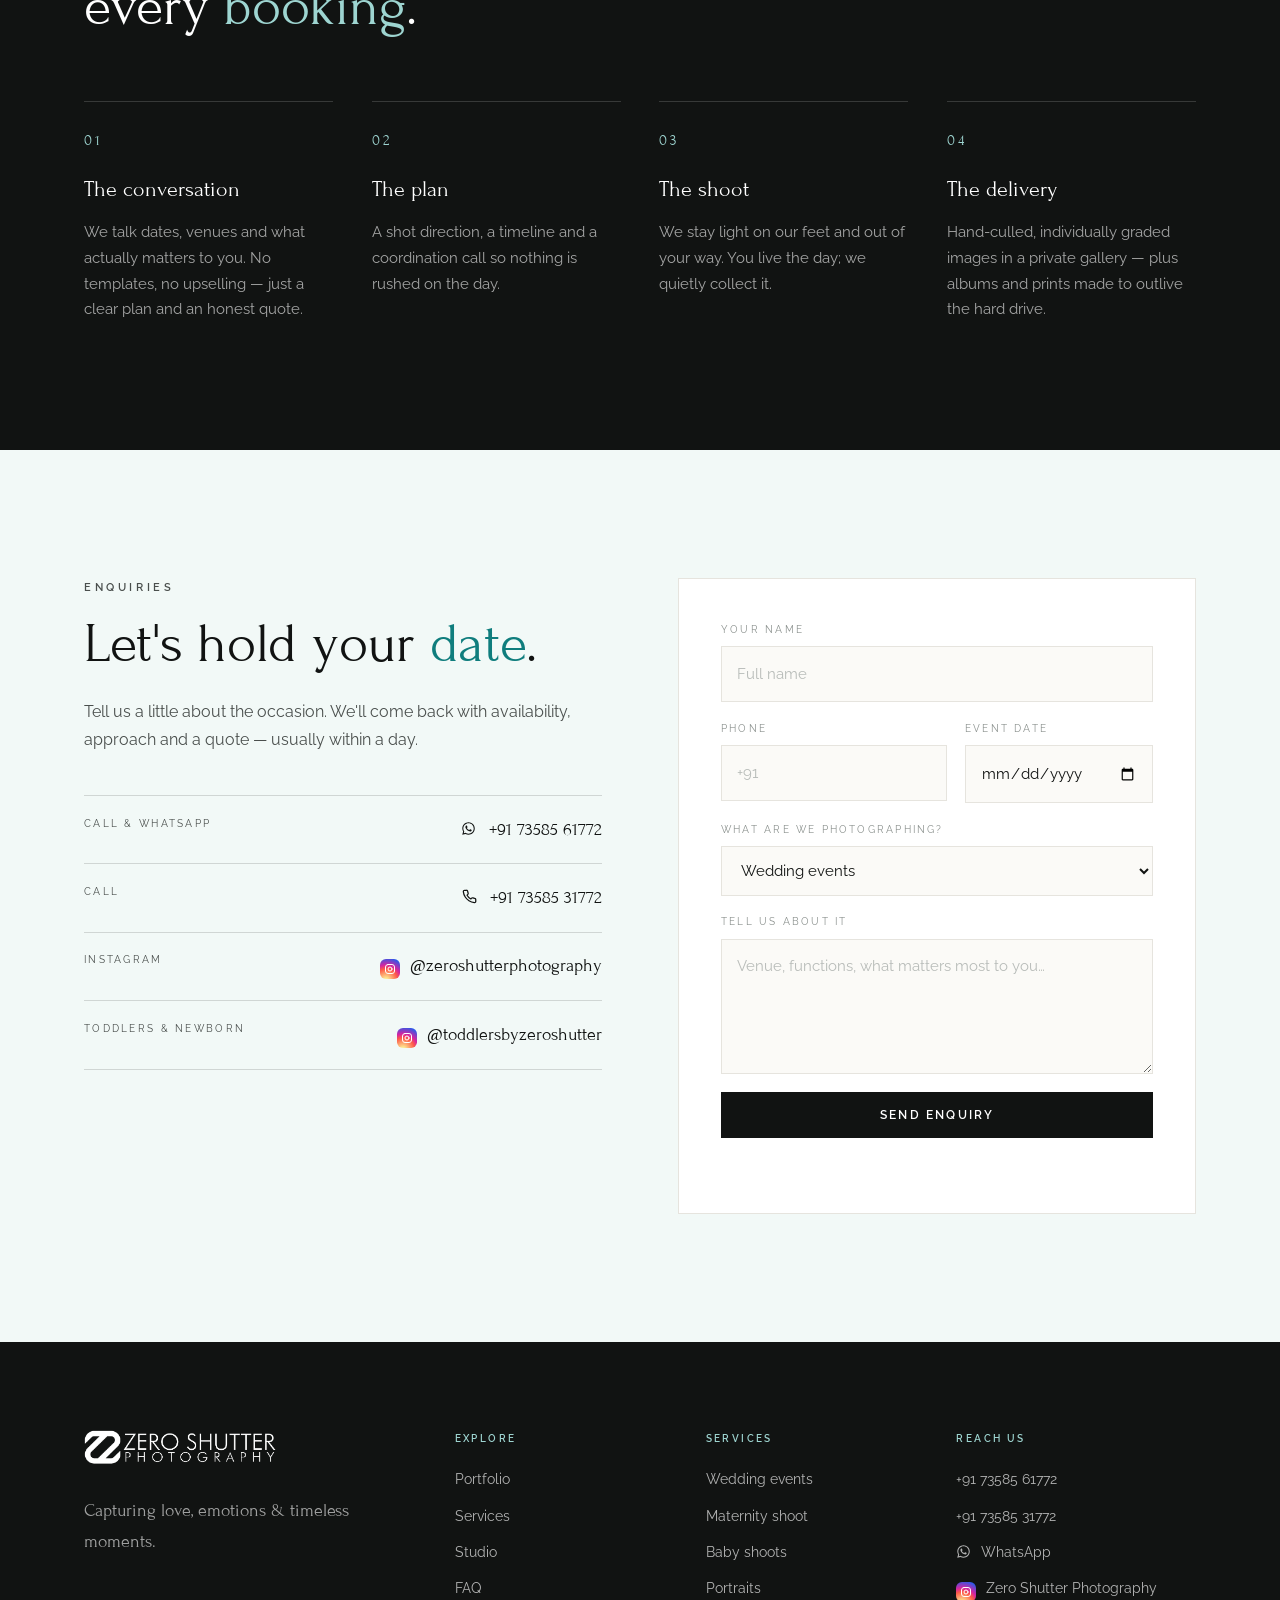
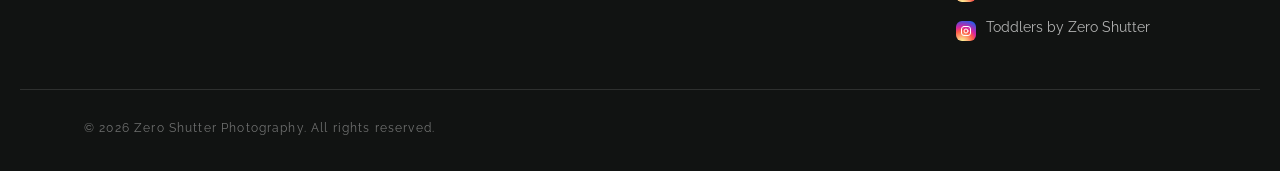
<file: services.html>
<!DOCTYPE html>
<html lang="en">
<head>
<meta charset="UTF-8">
<meta name="viewport" content="width=device-width, initial-scale=1.0">
<title>Services — Zero Shutter Photography</title>
<meta name="description" content="Wedding events, maternity shoots, baby shoots and portraits — the four crafts of Zero Shutter Photography.">
<link rel="icon" type="image/png" href="assets/images/favicon-mark.png">
<link rel="preconnect" href="https://fonts.googleapis.com">
<link rel="preconnect" href="https://fonts.gstatic.com" crossorigin>
<link href="https://fonts.googleapis.com/css2?family=Forum&family=Raleway:ital,wght@0,400;0,500;0,600;0,700;1,400&display=swap" rel="stylesheet">
<link rel="stylesheet" href="assets/css/style.css">
</head>
<body>

<header class="site-header" id="siteHeader">
  <div class="shell header__inner">
    <a class="brand" href="index.html" aria-label="Zero Shutter Photography home">
      <img src="assets/images/logo-mark.png" alt="Zero Shutter Photography">
    </a>

    <nav class="nav" id="nav">
      <a href="index.html#work">Portfolio</a>

      <div class="nav__item has-drop">
        <a class="nav__drop-trigger" href="services.html" aria-expanded="false">
          Services
          <svg viewBox="0 0 10 6" aria-hidden="true"><path d="M1 1l4 4 4-4" fill="none" stroke="currentColor" stroke-width="1.3"/></svg>
        </a>
        <div class="drop">
          <div class="drop__inner">
            <a class="drop__item" href="wedding-events.html">
              <span class="drop__thumb"><img src="assets/images/gallery/wedding-1.jpg" alt="" loading="lazy"></span>
              <span class="drop__text"><strong>Wedding Events</strong><em>Candid &middot; Traditional</em></span>
            </a>
            <a class="drop__item" href="maternity-shoot.html">
              <span class="drop__thumb"><img src="assets/images/gallery/maternity-2.jpg" alt="" loading="lazy"></span>
              <span class="drop__text"><strong>Maternity Shoot</strong><em>Studio &middot; Outdoor</em></span>
            </a>
            <a class="drop__item" href="baby-shoots.html">
              <span class="drop__thumb"><img src="assets/images/gallery/baby-1.jpg" alt="" loading="lazy"></span>
              <span class="drop__text"><strong>Baby Shoots</strong><em>Newborn &middot; Milestone</em></span>
            </a>
            <a class="drop__item" href="portraits.html">
              <span class="drop__thumb"><img src="assets/images/gallery/portrait-2.jpg" alt="" loading="lazy"></span>
              <span class="drop__text"><strong>Portraits</strong><em>Couple &middot; Family</em></span>
            </a>
            <a class="drop__all" href="services.html">All services</a>
          </div>
        </div>
      </div>

      <a href="index.html#story">Studio</a>
      <a href="index.html#journal">Experience</a>
      <a href="index.html#faq">FAQ</a>
      <a class="nav__cta" href="#contact">Enquire</a>
    </nav>

    <button class="burger" id="burger" aria-label="Open menu" aria-expanded="false">
      <span></span><span></span>
    </button>
  </div>
</header>

<main id="top">

  <!-- ── PAGE HERO ──────────────────────────────────────── -->
  <section class="page-hero">
    <div class="shell page-hero__grid">
      <div class="page-hero__copy reveal">
        <h1 class="display">Four crafts,<br>one <em>quiet</em> eye.</h1>
        <p class="lede">
          We photograph four things, and we photograph them properly. Every booking is
          handled by the same small team — from the first call to the album in your hands.
        </p>
        <div class="page-hero__actions">
          <a class="btn btn--solid" href="#contact">Check your date</a>
          <a class="btn btn--ghost" href="index.html#work">View the portfolio</a>
        </div>
      </div>

      <figure class="page-hero__media reveal">
        <img src="assets/images/gallery/wedding-1.jpg" alt="Bridal portrait in gold jewellery and a gold-orange saree" loading="eager">
      </figure>
    </div>
  </section>

  <!-- ── SERVICE ROWS ───────────────────────────────────── -->
  <section class="section">
    <div class="shell">

      <article class="svc-row reveal">
        <a class="svc-row__media" href="wedding-events.html">
          <img src="assets/images/gallery/wedding-2.jpg" alt="Bride and groom forehead to forehead, jasmine in her hair" loading="lazy">
        </a>
        <div class="svc-row__copy">
          <span class="svc-row__num">01</span>
          <h2>Wedding <em>Events</em></h2>
          <p>
            From the first haldi to the last farewell. We cover every function the way it
            actually happens — the aunt who cries during the muhurtham, the cousins who
            never stop laughing — alongside the formal frames your family will want framed.
          </p>
          <ul class="svc-row__tags">
            <li>Candid</li><li>Traditional</li><li>Cinematic</li><li>Destination</li>
          </ul>
          <a class="link-arrow" href="wedding-events.html">Explore weddings</a>
        </div>
      </article>

      <article class="svc-row reveal">
        <a class="svc-row__media" href="maternity-shoot.html">
          <img src="assets/images/gallery/maternity-4.jpg" alt="Expecting couple sitting close together in a sunlit studio" loading="lazy">
        </a>
        <div class="svc-row__copy">
          <span class="svc-row__num">02</span>
          <h2>Maternity <em>Shoot</em></h2>
          <p>
            Slow, unhurried sessions built around how you actually feel — not a props list.
            Studio or outdoors, styled simply, paced so you can sit down whenever you need to.
          </p>
          <ul class="svc-row__tags">
            <li>Studio</li><li>Outdoor</li><li>28–34 weeks</li><li>Couple &amp; solo</li>
          </ul>
          <a class="link-arrow" href="maternity-shoot.html">Explore maternity</a>
        </div>
      </article>

      <article class="svc-row reveal">
        <a class="svc-row__media" href="baby-shoots.html">
          <img src="assets/images/gallery/baby-1.jpg" alt="Baby in a vintage tub during a bright studio session" loading="lazy">
        </a>
        <div class="svc-row__copy">
          <span class="svc-row__num">03</span>
          <h2>Baby <em>Shoots</em></h2>
          <p>
            Newborn, milestone and first-birthday sessions, paced entirely around your baby
            and never the clock. If they need to feed, sleep or be held for an hour, that is
            simply part of the session.
          </p>
          <ul class="svc-row__tags">
            <li>Newborn</li><li>Milestone</li><li>First birthday</li><li>Cake smash</li>
          </ul>
          <a class="link-arrow" href="baby-shoots.html">Explore baby shoots</a>
        </div>
      </article>

      <article class="svc-row reveal">
        <a class="svc-row__media" href="portraits.html">
          <img src="assets/images/gallery/portrait-2.jpg" alt="Woman in a red polka-dot dress and straw hat, smiling in a golden field" loading="lazy">
        </a>
        <div class="svc-row__copy">
          <span class="svc-row__num">04</span>
          <h2>Portraits</h2>
          <p>
            Couples, families and individual portraiture. Natural light, honest expression,
            a timeless finish — pre-wedding, anniversary, graduation, or simply because this
            is who you are right now.
          </p>
          <ul class="svc-row__tags">
            <li>Couple</li><li>Family</li><li>Pre-wedding</li><li>Individual</li>
          </ul>
          <a class="link-arrow" href="portraits.html">Explore portraits</a>
        </div>
      </article>

    </div>
  </section>

  <!-- ── PROCESS ────────────────────────────────────────── -->
  <section class="section section--dark journal">
    <div class="shell">
      <header class="section__head reveal">
        <p class="eyebrow eyebrow--light">However we meet</p>
        <h2 class="heading heading--light">The same care, every <em>booking</em>.</h2>
      </header>

      <ol class="steps">
        <li class="step reveal">
          <span class="step__num">01</span>
          <h3>The conversation</h3>
          <p>We talk dates, venues and what actually matters to you. No templates, no upselling — just a clear plan and an honest quote.</p>
        </li>
        <li class="step reveal">
          <span class="step__num">02</span>
          <h3>The plan</h3>
          <p>A shot direction, a timeline and a coordination call so nothing is rushed on the day.</p>
        </li>
        <li class="step reveal">
          <span class="step__num">03</span>
          <h3>The shoot</h3>
          <p>We stay light on our feet and out of your way. You live the day; we quietly collect it.</p>
        </li>
        <li class="step reveal">
          <span class="step__num">04</span>
          <h3>The delivery</h3>
          <p>Hand-culled, individually graded images in a private gallery — plus albums and prints made to outlive the hard drive.</p>
        </li>
      </ol>
    </div>
  </section>

  <!-- ── CONTACT ────────────────────────────────────────── -->
  <section class="section contact" id="contact">
    <div class="shell contact__grid">
      <div class="contact__copy reveal">
        <p class="eyebrow">Enquiries</p>
        <h2 class="heading">Let's hold your <em>date</em>.</h2>
        <p>Tell us a little about the occasion. We'll come back with availability, approach and a quote — usually within a day.</p>

        <ul class="contact__list">
          <li><span>Call &amp; WhatsApp</span><a href="tel:+917358561772"><svg class="ico" viewBox="0 0 24 24" width="15" height="15" aria-hidden="true"><path fill="currentColor" d="M12.04 2c-5.5 0-9.97 4.47-9.97 9.97 0 1.76.46 3.48 1.34 5L2 22l5.2-1.36a9.9 9.9 0 0 0 4.84 1.24h.01c5.5 0 9.97-4.47 9.97-9.97 0-2.66-1.04-5.17-2.92-7.05A9.9 9.9 0 0 0 12.04 2Zm0 18.2h-.01a8.3 8.3 0 0 1-4.22-1.16l-.3-.18-3.13.82.84-3.05-.2-.31a8.26 8.26 0 0 1-1.27-4.4c0-4.57 3.72-8.29 8.3-8.29 2.21 0 4.29.86 5.86 2.43a8.24 8.24 0 0 1 2.42 5.87c0 4.57-3.72 8.27-8.29 8.27Zm4.55-6.2c-.25-.13-1.47-.72-1.7-.81-.23-.08-.4-.12-.56.13-.17.25-.64.8-.79.97-.14.16-.29.19-.54.06-.25-.12-1.05-.39-2-1.23-.74-.66-1.24-1.47-1.38-1.72-.15-.25-.02-.39.11-.51.11-.11.25-.29.37-.44.13-.15.17-.25.25-.41.09-.17.04-.31-.02-.44-.06-.12-.56-1.35-.77-1.85-.2-.48-.4-.42-.56-.43h-.47c-.17 0-.44.06-.66.31-.23.25-.87.85-.87 2.07s.89 2.4 1.02 2.56c.12.17 1.75 2.67 4.23 3.74.59.26 1.05.41 1.41.52.59.19 1.13.16 1.56.1.48-.07 1.47-.6 1.67-1.18.21-.58.21-1.07.15-1.18-.06-.11-.23-.17-.48-.29Z"/></svg> +91 73585 61772</a></li>
          <li><span>Call</span><a href="tel:+917358531772"><svg class="ico" viewBox="0 0 24 24" width="15" height="15" fill="none" stroke="currentColor" stroke-width="2" stroke-linecap="round" stroke-linejoin="round" aria-hidden="true"><path d="M22 16.92v3a2 2 0 0 1-2.18 2 19.79 19.79 0 0 1-8.63-3.07 19.5 19.5 0 0 1-6-6 19.79 19.79 0 0 1-3.07-8.67A2 2 0 0 1 4.11 2h3a2 2 0 0 1 2 1.72 12.84 12.84 0 0 0 .7 2.81 2 2 0 0 1-.45 2.11L8.09 9.91a16 16 0 0 0 6 6l1.27-1.27a2 2 0 0 1 2.11-.45 12.84 12.84 0 0 0 2.81.7A2 2 0 0 1 22 16.92z"/></svg> +91 73585 31772</a></li>
          <li><span>Instagram</span><a href="https://www.instagram.com/zeroshutterphotography" target="_blank" rel="noopener"><span class="ico ico--ig-brand"><svg viewBox="0 0 24 24" fill="none" stroke="#fff" stroke-width="2" stroke-linecap="round" stroke-linejoin="round" aria-hidden="true"><rect x="3" y="3" width="18" height="18" rx="5"/><circle cx="12" cy="12" r="4"/><circle cx="17.3" cy="6.7" r=".4" fill="#fff" stroke="none"/></svg></span> @zeroshutterphotography</a></li>
          <li><span>Toddlers &amp; newborn</span><a href="https://www.instagram.com/toddlersbyzeroshutter" target="_blank" rel="noopener"><span class="ico ico--ig-brand"><svg viewBox="0 0 24 24" fill="none" stroke="#fff" stroke-width="2" stroke-linecap="round" stroke-linejoin="round" aria-hidden="true"><rect x="3" y="3" width="18" height="18" rx="5"/><circle cx="12" cy="12" r="4"/><circle cx="17.3" cy="6.7" r=".4" fill="#fff" stroke="none"/></svg></span> @toddlersbyzeroshutter</a></li>
        </ul>
      </div>

      <form class="form reveal" id="enquiryForm" novalidate>
        <div class="field">
          <label for="f-name">Your name</label>
          <input id="f-name" name="name" type="text" required placeholder="Full name">
        </div>
        <div class="field field--half">
          <label for="f-phone">Phone</label>
          <input id="f-phone" name="phone" type="tel" required placeholder="+91">
        </div>
        <div class="field field--half">
          <label for="f-date">Event date</label>
          <input id="f-date" name="date" type="date">
        </div>
        <div class="field">
          <label for="f-service">What are we photographing?</label>
          <select id="f-service" name="service">
            <option>Wedding events</option>
            <option>Maternity shoot</option>
            <option>Baby shoot</option>
            <option>Portraits</option>
            <option>Something else</option>
          </select>
        </div>
        <div class="field">
          <label for="f-msg">Tell us about it</label>
          <textarea id="f-msg" name="message" rows="4" placeholder="Venue, functions, what matters most to you…"></textarea>
        </div>
        <button class="btn btn--solid btn--block" type="submit">Send enquiry</button>
        <p class="form__note" id="formNote" role="status"></p>
      </form>
    </div>
  </section>

</main>

<footer class="site-footer">
  <div class="shell footer__grid">
    <div class="footer__brand">
      <img src="assets/images/logo-white.png" alt="Zero Shutter Photography">
      <p>Capturing love, emotions &amp; timeless moments.</p>
    </div>

    <nav class="footer__nav">
      <h4>Explore</h4>
      <a href="index.html#work">Portfolio</a>
      <a href="services.html">Services</a>
      <a href="index.html#story">Studio</a>
      <a href="index.html#faq">FAQ</a>
    </nav>

    <nav class="footer__nav">
      <h4>Services</h4>
      <a href="wedding-events.html">Wedding events</a>
      <a href="maternity-shoot.html">Maternity shoot</a>
      <a href="baby-shoots.html">Baby shoots</a>
      <a href="portraits.html">Portraits</a>
    </nav>

    <div class="footer__nav">
      <h4>Reach us</h4>
      <a href="tel:+917358561772">+91 73585 61772</a>
      <a href="tel:+917358531772">+91 73585 31772</a>
      <a href="https://wa.me/917358561772" target="_blank" rel="noopener"><svg class="ico" viewBox="0 0 24 24" width="15" height="15" aria-hidden="true"><path fill="currentColor" d="M12.04 2c-5.5 0-9.97 4.47-9.97 9.97 0 1.76.46 3.48 1.34 5L2 22l5.2-1.36a9.9 9.9 0 0 0 4.84 1.24h.01c5.5 0 9.97-4.47 9.97-9.97 0-2.66-1.04-5.17-2.92-7.05A9.9 9.9 0 0 0 12.04 2Zm0 18.2h-.01a8.3 8.3 0 0 1-4.22-1.16l-.3-.18-3.13.82.84-3.05-.2-.31a8.26 8.26 0 0 1-1.27-4.4c0-4.57 3.72-8.29 8.3-8.29 2.21 0 4.29.86 5.86 2.43a8.24 8.24 0 0 1 2.42 5.87c0 4.57-3.72 8.27-8.29 8.27Zm4.55-6.2c-.25-.13-1.47-.72-1.7-.81-.23-.08-.4-.12-.56.13-.17.25-.64.8-.79.97-.14.16-.29.19-.54.06-.25-.12-1.05-.39-2-1.23-.74-.66-1.24-1.47-1.38-1.72-.15-.25-.02-.39.11-.51.11-.11.25-.29.37-.44.13-.15.17-.25.25-.41.09-.17.04-.31-.02-.44-.06-.12-.56-1.35-.77-1.85-.2-.48-.4-.42-.56-.43h-.47c-.17 0-.44.06-.66.31-.23.25-.87.85-.87 2.07s.89 2.4 1.02 2.56c.12.17 1.75 2.67 4.23 3.74.59.26 1.05.41 1.41.52.59.19 1.13.16 1.56.1.48-.07 1.47-.6 1.67-1.18.21-.58.21-1.07.15-1.18-.06-.11-.23-.17-.48-.29Z"/></svg> WhatsApp</a>
      <a href="https://www.instagram.com/zeroshutterphotography" target="_blank" rel="noopener"><span class="ico ico--ig-brand"><svg viewBox="0 0 24 24" fill="none" stroke="#fff" stroke-width="2" stroke-linecap="round" stroke-linejoin="round" aria-hidden="true"><rect x="3" y="3" width="18" height="18" rx="5"/><circle cx="12" cy="12" r="4"/><circle cx="17.3" cy="6.7" r=".4" fill="#fff" stroke="none"/></svg></span> Zero Shutter Photography</a>
      <a href="https://www.instagram.com/toddlersbyzeroshutter" target="_blank" rel="noopener"><span class="ico ico--ig-brand"><svg viewBox="0 0 24 24" fill="none" stroke="#fff" stroke-width="2" stroke-linecap="round" stroke-linejoin="round" aria-hidden="true"><rect x="3" y="3" width="18" height="18" rx="5"/><circle cx="12" cy="12" r="4"/><circle cx="17.3" cy="6.7" r=".4" fill="#fff" stroke="none"/></svg></span> Toddlers by Zero Shutter</a>
    </div>
  </div>

  <div class="shell footer__base">
    <p>&copy; <span id="year"></span> Zero Shutter Photography. All rights reserved.</p>
  </div>
</footer>

<a class="wa-float" href="https://wa.me/917358561772" target="_blank" rel="noopener" aria-label="Chat on WhatsApp">
  <svg viewBox="0 0 24 24" width="22" height="22" aria-hidden="true"><path fill="currentColor" d="M12.04 2c-5.5 0-9.97 4.47-9.97 9.97 0 1.76.46 3.48 1.34 5L2 22l5.2-1.36a9.9 9.9 0 0 0 4.84 1.24h.01c5.5 0 9.97-4.47 9.97-9.97 0-2.66-1.04-5.17-2.92-7.05A9.9 9.9 0 0 0 12.04 2Zm0 18.2h-.01a8.3 8.3 0 0 1-4.22-1.16l-.3-.18-3.13.82.84-3.05-.2-.31a8.26 8.26 0 0 1-1.27-4.4c0-4.57 3.72-8.29 8.3-8.29 2.21 0 4.29.86 5.86 2.43a8.24 8.24 0 0 1 2.42 5.87c0 4.57-3.72 8.27-8.29 8.27Zm4.55-6.2c-.25-.13-1.47-.72-1.7-.81-.23-.08-.4-.12-.56.13-.17.25-.64.8-.79.97-.14.16-.29.19-.54.06-.25-.12-1.05-.39-2-1.23-.74-.66-1.24-1.47-1.38-1.72-.15-.25-.02-.39.11-.51.11-.11.25-.29.37-.44.13-.15.17-.25.25-.41.09-.17.04-.31-.02-.44-.06-.12-.56-1.35-.77-1.85-.2-.48-.4-.42-.56-.43h-.47c-.17 0-.44.06-.66.31-.23.25-.87.85-.87 2.07s.89 2.4 1.02 2.56c.12.17 1.75 2.67 4.23 3.74.59.26 1.05.41 1.41.52.59.19 1.13.16 1.56.1.48-.07 1.47-.6 1.67-1.18.21-.58.21-1.07.15-1.18-.06-.11-.23-.17-.48-.29Z"/></svg>
</a>

<script src="assets/js/main.js"></script>
</body>
</html>
</file>
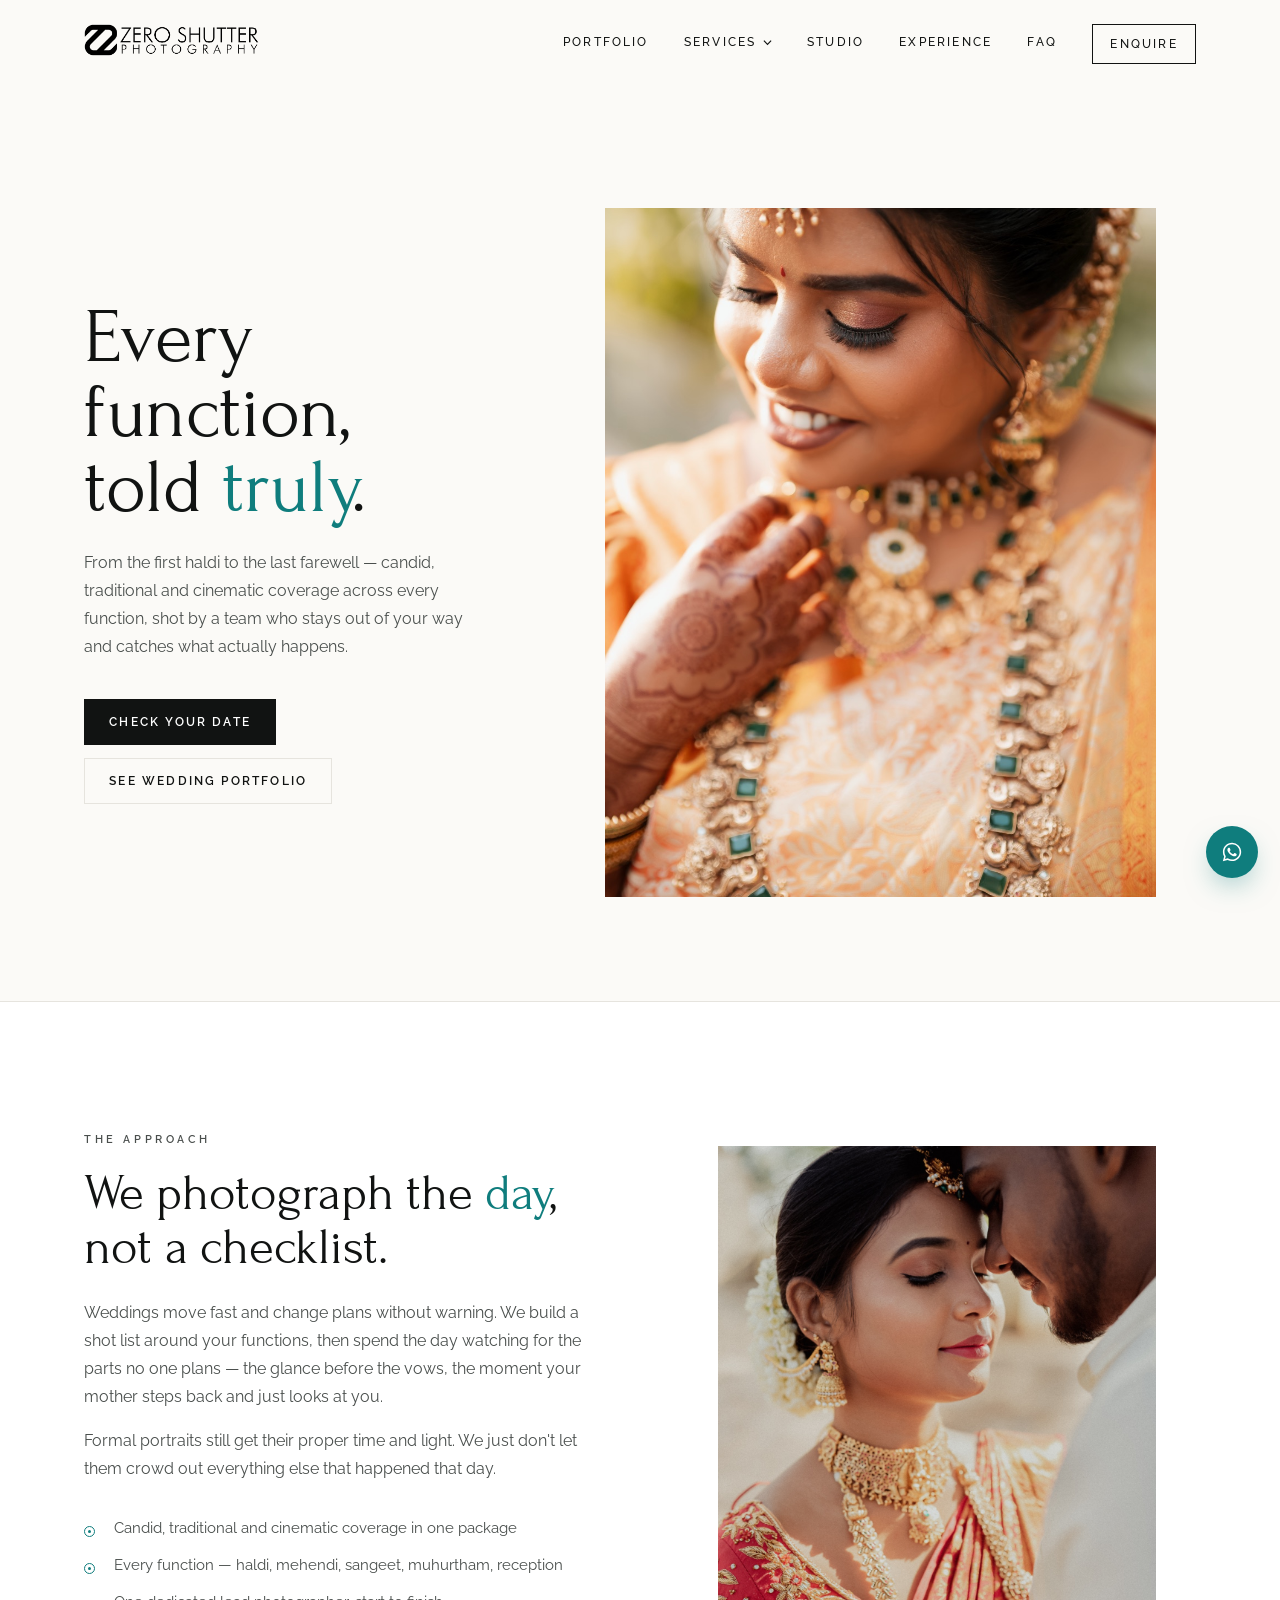
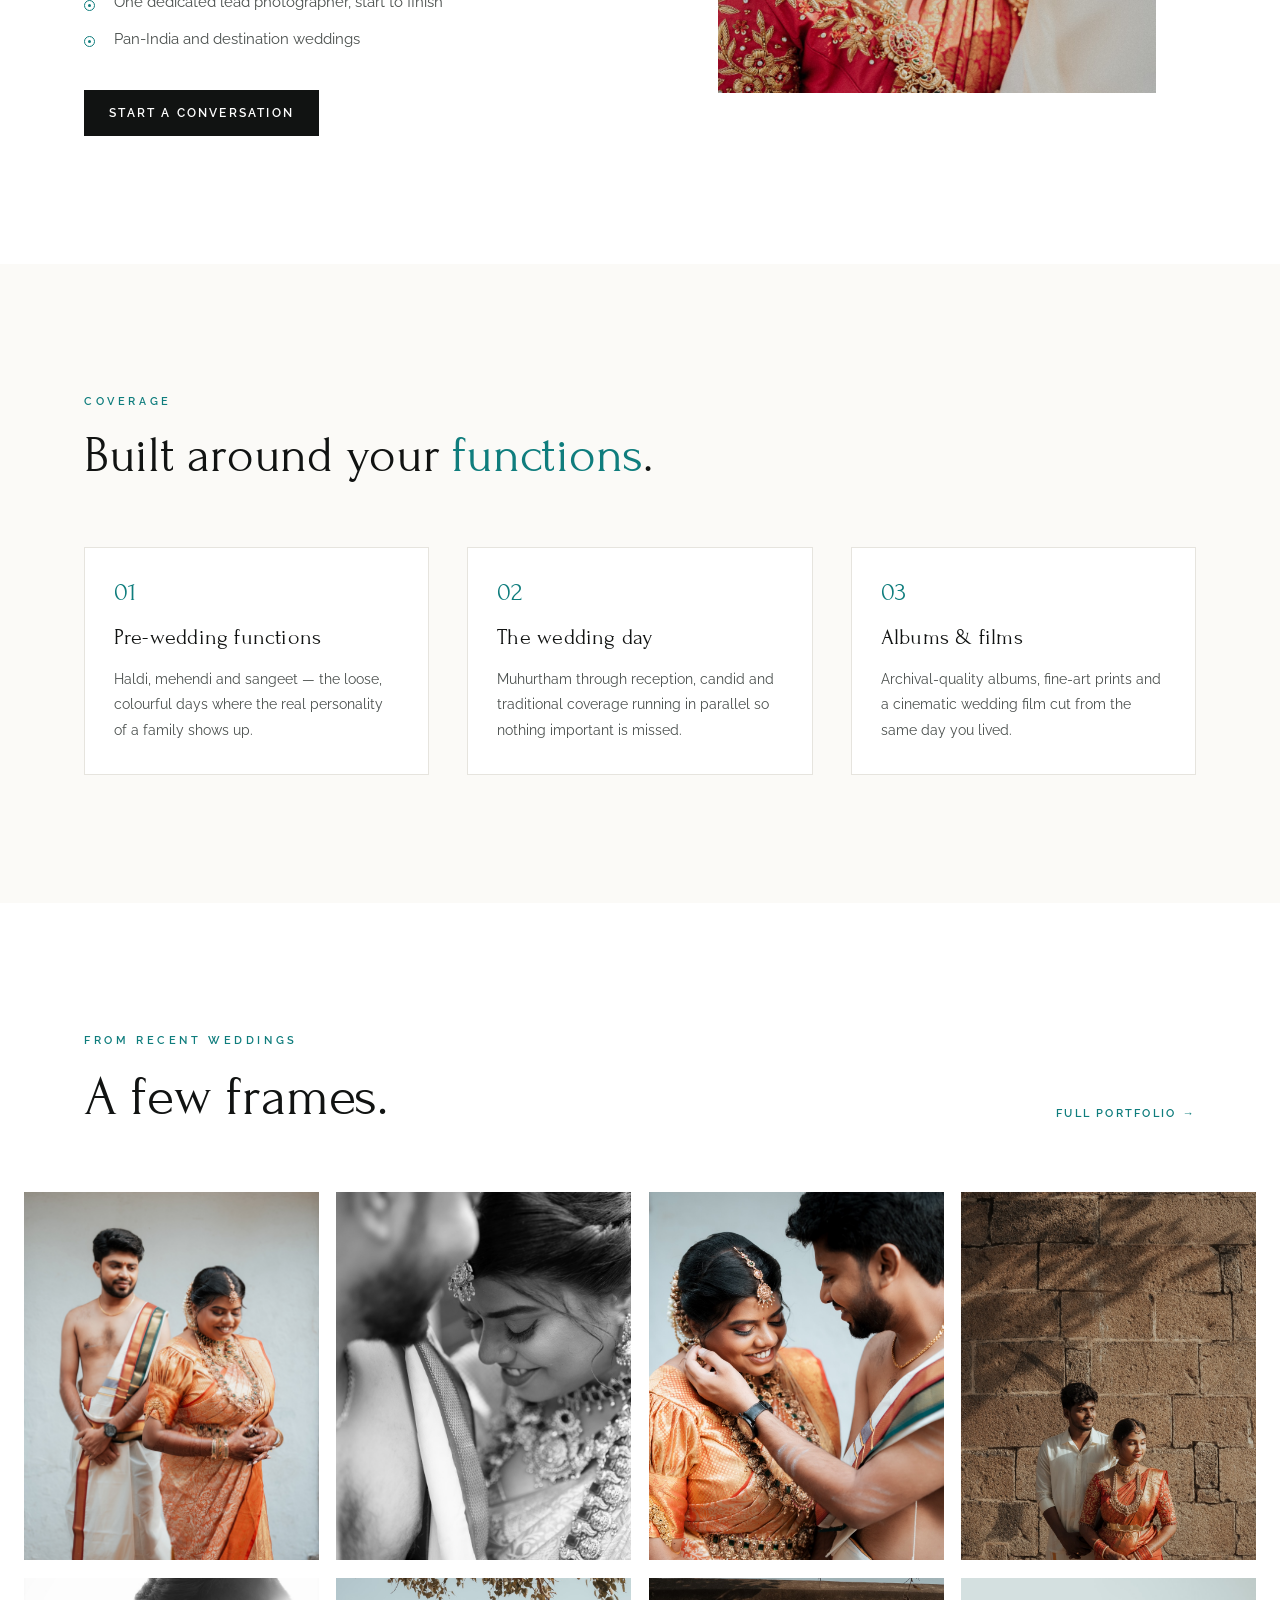
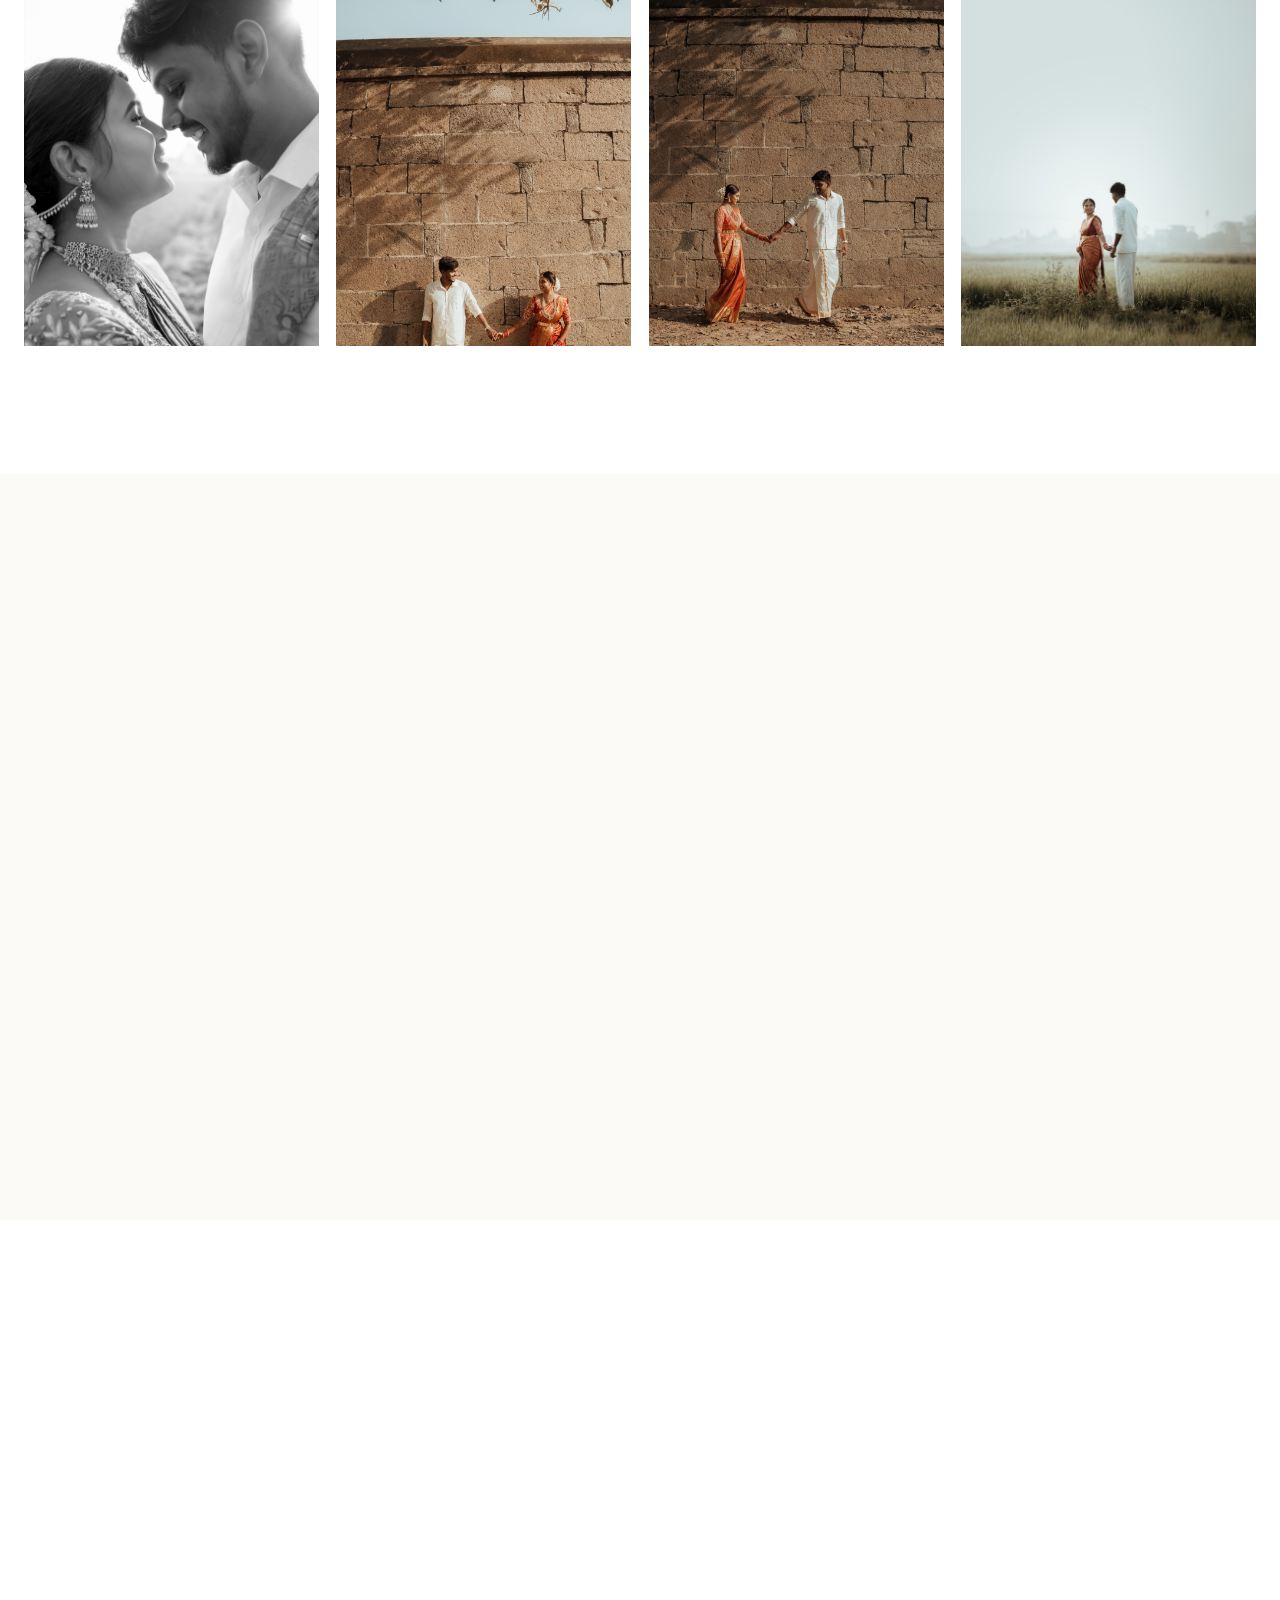
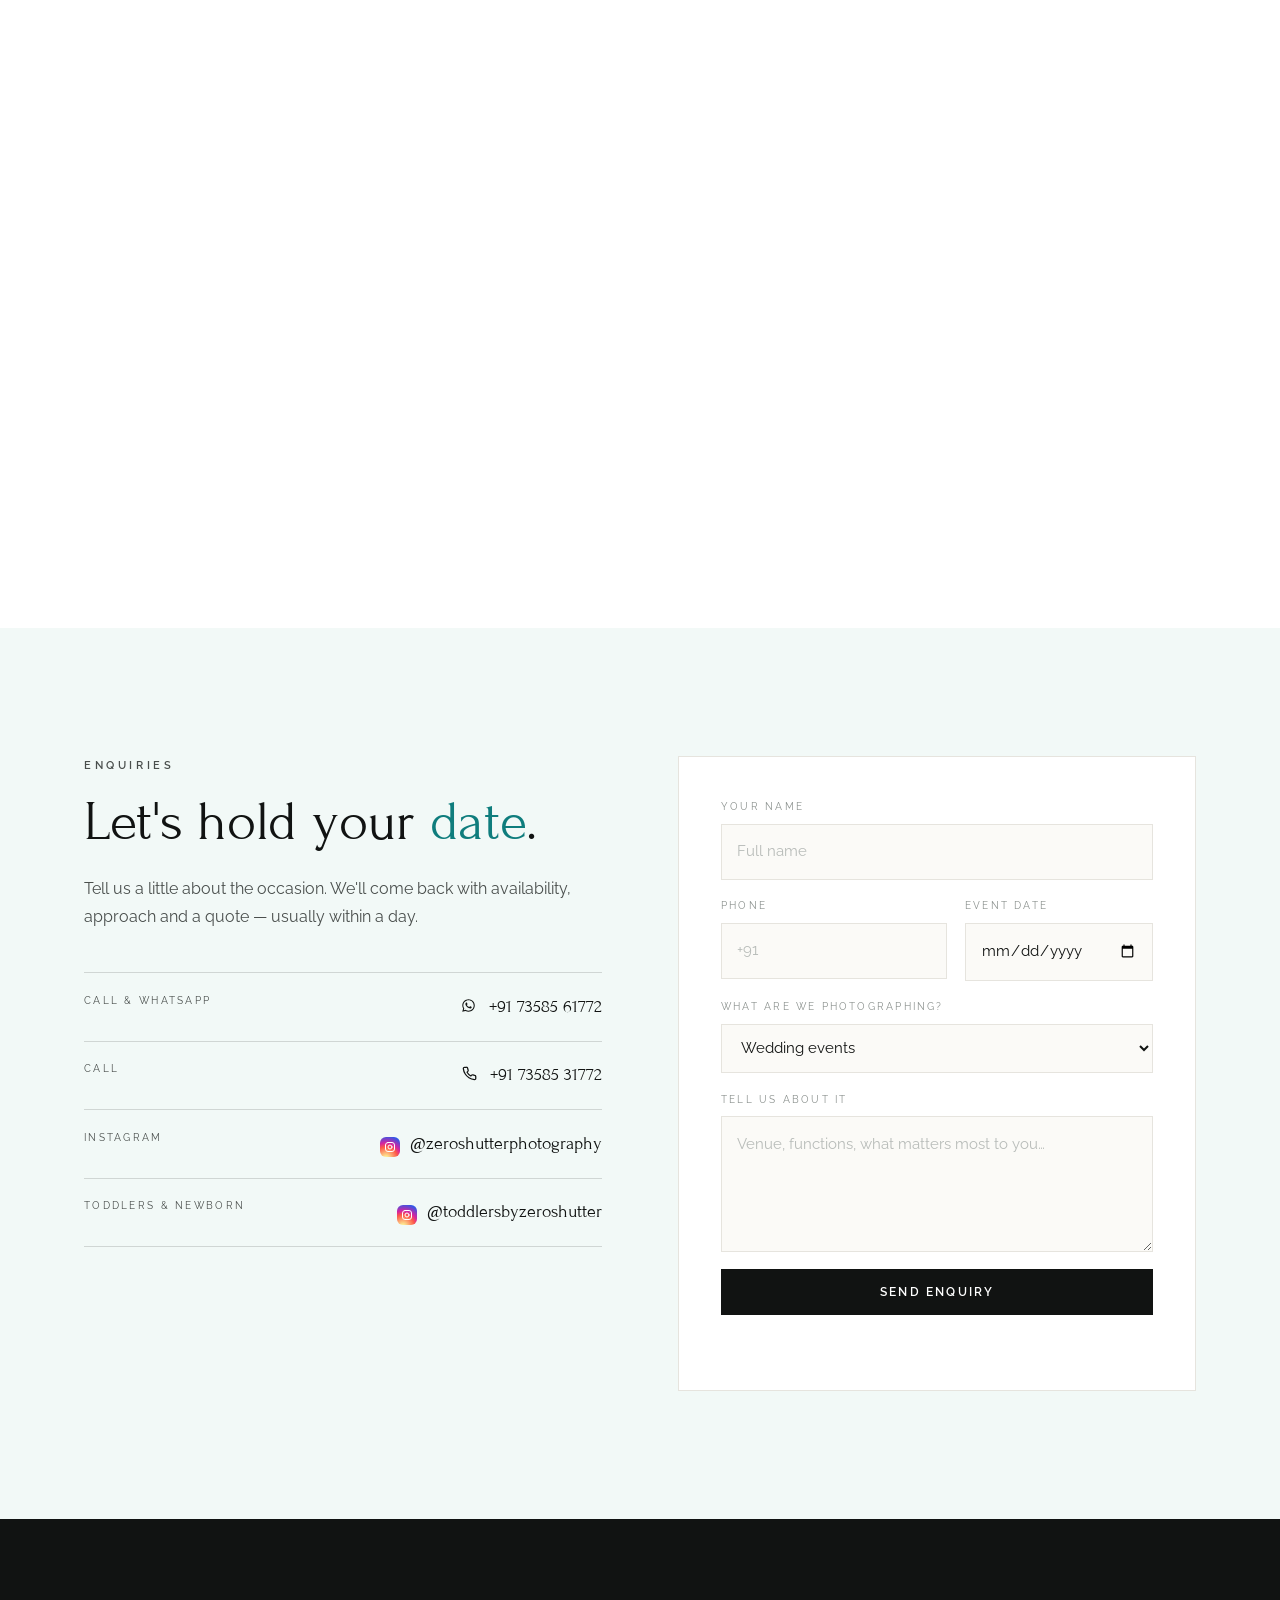
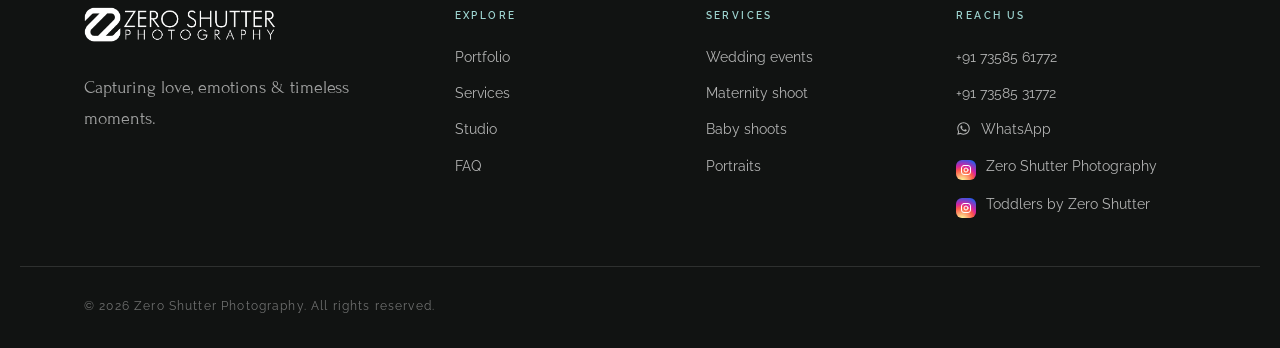
<file: wedding-events.html>
<!DOCTYPE html>
<html lang="en">
<head>
<meta charset="UTF-8">
<meta name="viewport" content="width=device-width, initial-scale=1.0">
<title>Wedding Photography — Zero Shutter Photography</title>
<meta name="description" content="Candid, traditional and cinematic wedding photography across every function — from haldi to farewell. Pan-India and destination coverage by Zero Shutter.">
<link rel="icon" type="image/png" href="assets/images/favicon-mark.png">
<link rel="preconnect" href="https://fonts.googleapis.com">
<link rel="preconnect" href="https://fonts.gstatic.com" crossorigin>
<link href="https://fonts.googleapis.com/css2?family=Forum&family=Raleway:ital,wght@0,400;0,500;0,600;0,700;1,400&display=swap" rel="stylesheet">
<link rel="stylesheet" href="assets/css/style.css">
</head>
<body>

<header class="site-header" id="siteHeader">
  <div class="shell header__inner">
    <a class="brand" href="index.html" aria-label="Zero Shutter Photography home">
      <img src="assets/images/logo-mark.png" alt="Zero Shutter Photography">
    </a>

    <nav class="nav" id="nav">
      <a href="index.html#work">Portfolio</a>

      <div class="nav__item has-drop">
        <a class="nav__drop-trigger" href="services.html" aria-expanded="false">
          Services
          <svg viewBox="0 0 10 6" aria-hidden="true"><path d="M1 1l4 4 4-4" fill="none" stroke="currentColor" stroke-width="1.3"/></svg>
        </a>
        <div class="drop">
          <div class="drop__inner">
            <a class="drop__item" href="wedding-events.html">
              <span class="drop__thumb"><img src="assets/images/gallery/wedding-1.jpg" alt="" loading="lazy"></span>
              <span class="drop__text"><strong>Wedding Events</strong><em>Candid &middot; Traditional</em></span>
            </a>
            <a class="drop__item" href="maternity-shoot.html">
              <span class="drop__thumb"><img src="assets/images/gallery/maternity-2.jpg" alt="" loading="lazy"></span>
              <span class="drop__text"><strong>Maternity Shoot</strong><em>Studio &middot; Outdoor</em></span>
            </a>
            <a class="drop__item" href="baby-shoots.html">
              <span class="drop__thumb"><img src="assets/images/gallery/baby-1.jpg" alt="" loading="lazy"></span>
              <span class="drop__text"><strong>Baby Shoots</strong><em>Newborn &middot; Milestone</em></span>
            </a>
            <a class="drop__item" href="portraits.html">
              <span class="drop__thumb"><img src="assets/images/gallery/portrait-2.jpg" alt="" loading="lazy"></span>
              <span class="drop__text"><strong>Portraits</strong><em>Couple &middot; Family</em></span>
            </a>
            <a class="drop__all" href="services.html">All services</a>
          </div>
        </div>
      </div>

      <a href="index.html#story">Studio</a>
      <a href="index.html#journal">Experience</a>
      <a href="index.html#faq">FAQ</a>
      <a class="nav__cta" href="#contact">Enquire</a>
    </nav>

    <button class="burger" id="burger" aria-label="Open menu" aria-expanded="false">
      <span></span><span></span>
    </button>
  </div>
</header>

<main id="top">

  <!-- ── PAGE HERO ──────────────────────────────────────── -->
  <section class="page-hero">
    <div class="shell page-hero__grid">
      <div class="page-hero__copy reveal">
        <h1 class="display">Every function,<br>told <em>truly</em>.</h1>
        <p class="lede">
          From the first haldi to the last farewell — candid, traditional and cinematic
          coverage across every function, shot by a team who stays out of your way and
          catches what actually happens.
        </p>
        <div class="page-hero__actions">
          <a class="btn btn--solid" href="#contact">Check your date</a>
          <a class="btn btn--ghost" href="./?filter=wedding#work">See wedding portfolio</a>
        </div>
      </div>

      <figure class="page-hero__media reveal">
        <img src="assets/images/gallery/wedding-1.jpg" alt="Bridal portrait in gold jewellery and a gold-orange saree" loading="eager">
      </figure>
    </div>
  </section>

  <!-- ── DETAIL ─────────────────────────────────────────── -->
  <section class="section">
    <div class="shell detail__grid">
      <div class="detail__copy reveal">
        <p class="eyebrow">The approach</p>
        <h2 class="heading heading--fit" style="--fit:10">We photograph the <em>day</em>,<br>not a checklist.</h2>
        <p>
          Weddings move fast and change plans without warning. We build a shot list around
          your functions, then spend the day watching for the parts no one plans — the
          glance before the vows, the moment your mother steps back and just looks at you.
        </p>
        <p>
          Formal portraits still get their proper time and light. We just don't let them
          crowd out everything else that happened that day.
        </p>
        <ul class="ticks">
          <li>Candid, traditional and cinematic coverage in one package</li>
          <li>Every function — haldi, mehendi, sangeet, muhurtham, reception</li>
          <li>One dedicated lead photographer, start to finish</li>
          <li>Pan-India and destination weddings</li>
        </ul>
        <a class="btn btn--solid" href="#contact">Start a conversation</a>
      </div>

      <figure class="page-hero__media reveal">
        <img src="assets/images/gallery/wedding-2.jpg" alt="Bride and groom forehead to forehead, jasmine in her hair" loading="lazy">
      </figure>
    </div>
  </section>

  <!-- ── WHAT'S INCLUDED ────────────────────────────────── -->
  <section class="section section--tint">
    <div class="shell">
      <header class="section__head reveal">
        <p class="eyebrow">Coverage</p>
        <h2 class="heading heading--fit" style="--fit:11.8">Built around your <em>functions</em>.</h2>
      </header>

      <div class="cards">
        <div class="card reveal">
          <span class="card__num">01</span>
          <h3>Pre-wedding functions</h3>
          <p>Haldi, mehendi and sangeet — the loose, colourful days where the real personality of a family shows up.</p>
        </div>
        <div class="card reveal">
          <span class="card__num">02</span>
          <h3>The wedding day</h3>
          <p>Muhurtham through reception, candid and traditional coverage running in parallel so nothing important is missed.</p>
        </div>
        <div class="card reveal">
          <span class="card__num">03</span>
          <h3>Albums &amp; films</h3>
          <p>Archival-quality albums, fine-art prints and a cinematic wedding film cut from the same day you lived.</p>
        </div>
      </div>
    </div>
  </section>

  <!-- ── GALLERY ────────────────────────────────────────── -->
  <section class="section work">
    <div class="shell">
      <header class="section__head section__head--split reveal">
        <div>
          <p class="eyebrow">From recent weddings</p>
          <h2 class="heading">A few frames.</h2>
        </div>
        <a class="link-arrow" href="index.html#work">Full portfolio</a>
      </header>

      <div class="gallery">
        <figure class="shot reveal"><img src="assets/images/gallery/wedding-4.jpg" alt="Bride and groom in traditional South Indian wedding attire" loading="lazy"><figcaption>Wedding</figcaption></figure>
        <figure class="shot reveal"><img src="assets/images/gallery/wedding-3.jpg" alt="Black and white portrait of a bride and groom" loading="lazy"><figcaption>Wedding</figcaption></figure>
        <figure class="shot reveal"><img src="assets/images/gallery/wedding-5.jpg" alt="Groom fastening his bride's jewellery before the ceremony" loading="lazy"><figcaption>Wedding</figcaption></figure>
        <figure class="shot reveal"><img src="assets/images/gallery/wedding-7.jpg" alt="Bride and groom against a sunlit stone wall" loading="lazy"><figcaption>Wedding</figcaption></figure>
        <figure class="shot reveal"><img src="assets/images/gallery/wedding-6.jpg" alt="Black and white portrait of a couple resting forehead to forehead" loading="lazy"><figcaption>Wedding</figcaption></figure>
        <figure class="shot reveal"><img src="assets/images/gallery/wedding-8.jpg" alt="Bride and groom holding hands beside an old stone wall" loading="lazy"><figcaption>Wedding</figcaption></figure>
        <figure class="shot reveal"><img src="assets/images/gallery/wedding-10.jpg" alt="Bride and groom reaching for each other along a stone wall" loading="lazy"><figcaption>Wedding</figcaption></figure>
        <figure class="shot reveal"><img src="assets/images/gallery/wedding-9.jpg" alt="Couple holding hands in a misty open field" loading="lazy"><figcaption>Wedding</figcaption></figure>
      </div>
    </div>
  </section>

  <!-- ── FAQ ────────────────────────────────────────────── -->
  <section class="section section--tint faq" id="faq">
    <div class="shell faq__grid">
      <div class="faq__intro reveal">
        <p class="eyebrow">Good to know</p>
        <h2 class="heading">Wedding <br>questions.</h2>
        <p class="faq__aside">Something else on your mind? Message us on WhatsApp — we usually reply the same day.</p>
        <a class="btn btn--ghost" href="https://wa.me/917358561772" target="_blank" rel="noopener">Ask on WhatsApp</a>
      </div>

      <div class="accordion reveal">
        <details class="acc" open>
          <summary>How far in advance should we book?</summary>
          <div class="acc__body"><p>Three to six months is comfortable. Peak season dates (November to February) go earlier, so it's worth locking your date as soon as the venue is confirmed.</p></div>
        </details>
        <details class="acc">
          <summary>Do you cover every function or just the wedding day?</summary>
          <div class="acc__body"><p>Whatever you'd like covered — a single muhurtham or the full run from haldi to reception. Packages are built around your functions, not sold off a shelf.</p></div>
        </details>
        <details class="acc">
          <summary>Do you travel outside the city?</summary>
          <div class="acc__body"><p>Yes. We shoot across India and take destination weddings abroad. Travel and stay are quoted separately and transparently.</p></div>
        </details>
        <details class="acc">
          <summary>How many photographs do we receive?</summary>
          <div class="acc__body"><p>Every frame worth keeping — hand-selected and individually graded, not a bulk export. A full wedding day typically runs several hundred finished images.</p></div>
        </details>
        <details class="acc">
          <summary>How long until delivery?</summary>
          <div class="acc__body"><p>A private preview within a week, the complete gallery within three weeks, and albums roughly four weeks after your final selections.</p></div>
        </details>
      </div>
    </div>
  </section>

  <!-- ── CROSS-LINKS ────────────────────────────────────── -->
  <section class="section">
    <div class="shell">
      <header class="section__head reveal">
        <p class="eyebrow">You may also like</p>
        <h2 class="heading">Other <em>crafts</em>.</h2>
      </header>

      <div class="cross">
        <a class="cross__item reveal" href="maternity-shoot.html">
          <span class="cross__media"><img src="assets/images/gallery/maternity-3.jpg" alt="" loading="lazy"></span>
          <h3>Maternity Shoot</h3>
          <p>Studio &amp; outdoor</p>
        </a>
        <a class="cross__item reveal" href="baby-shoots.html">
          <span class="cross__media"><img src="assets/images/gallery/baby-1.jpg" alt="" loading="lazy"></span>
          <h3>Baby Shoots</h3>
          <p>Newborn &amp; milestone</p>
        </a>
        <a class="cross__item reveal" href="portraits.html">
          <span class="cross__media"><img src="assets/images/gallery/portrait-2.jpg" alt="" loading="lazy"></span>
          <h3>Portraits</h3>
          <p>Couple &amp; family</p>
        </a>
      </div>
    </div>
  </section>

  <!-- ── CONTACT ────────────────────────────────────────── -->
  <section class="section contact" id="contact">
    <div class="shell contact__grid">
      <div class="contact__copy reveal">
        <p class="eyebrow">Enquiries</p>
        <h2 class="heading">Let's hold your <em>date</em>.</h2>
        <p>Tell us a little about the occasion. We'll come back with availability, approach and a quote — usually within a day.</p>

        <ul class="contact__list">
          <li><span>Call &amp; WhatsApp</span><a href="tel:+917358561772"><svg class="ico" viewBox="0 0 24 24" width="15" height="15" aria-hidden="true"><path fill="currentColor" d="M12.04 2c-5.5 0-9.97 4.47-9.97 9.97 0 1.76.46 3.48 1.34 5L2 22l5.2-1.36a9.9 9.9 0 0 0 4.84 1.24h.01c5.5 0 9.97-4.47 9.97-9.97 0-2.66-1.04-5.17-2.92-7.05A9.9 9.9 0 0 0 12.04 2Zm0 18.2h-.01a8.3 8.3 0 0 1-4.22-1.16l-.3-.18-3.13.82.84-3.05-.2-.31a8.26 8.26 0 0 1-1.27-4.4c0-4.57 3.72-8.29 8.3-8.29 2.21 0 4.29.86 5.86 2.43a8.24 8.24 0 0 1 2.42 5.87c0 4.57-3.72 8.27-8.29 8.27Zm4.55-6.2c-.25-.13-1.47-.72-1.7-.81-.23-.08-.4-.12-.56.13-.17.25-.64.8-.79.97-.14.16-.29.19-.54.06-.25-.12-1.05-.39-2-1.23-.74-.66-1.24-1.47-1.38-1.72-.15-.25-.02-.39.11-.51.11-.11.25-.29.37-.44.13-.15.17-.25.25-.41.09-.17.04-.31-.02-.44-.06-.12-.56-1.35-.77-1.85-.2-.48-.4-.42-.56-.43h-.47c-.17 0-.44.06-.66.31-.23.25-.87.85-.87 2.07s.89 2.4 1.02 2.56c.12.17 1.75 2.67 4.23 3.74.59.26 1.05.41 1.41.52.59.19 1.13.16 1.56.1.48-.07 1.47-.6 1.67-1.18.21-.58.21-1.07.15-1.18-.06-.11-.23-.17-.48-.29Z"/></svg> +91 73585 61772</a></li>
          <li><span>Call</span><a href="tel:+917358531772"><svg class="ico" viewBox="0 0 24 24" width="15" height="15" fill="none" stroke="currentColor" stroke-width="2" stroke-linecap="round" stroke-linejoin="round" aria-hidden="true"><path d="M22 16.92v3a2 2 0 0 1-2.18 2 19.79 19.79 0 0 1-8.63-3.07 19.5 19.5 0 0 1-6-6 19.79 19.79 0 0 1-3.07-8.67A2 2 0 0 1 4.11 2h3a2 2 0 0 1 2 1.72 12.84 12.84 0 0 0 .7 2.81 2 2 0 0 1-.45 2.11L8.09 9.91a16 16 0 0 0 6 6l1.27-1.27a2 2 0 0 1 2.11-.45 12.84 12.84 0 0 0 2.81.7A2 2 0 0 1 22 16.92z"/></svg> +91 73585 31772</a></li>
          <li><span>Instagram</span><a href="https://www.instagram.com/zeroshutterphotography" target="_blank" rel="noopener"><span class="ico ico--ig-brand"><svg viewBox="0 0 24 24" fill="none" stroke="#fff" stroke-width="2" stroke-linecap="round" stroke-linejoin="round" aria-hidden="true"><rect x="3" y="3" width="18" height="18" rx="5"/><circle cx="12" cy="12" r="4"/><circle cx="17.3" cy="6.7" r=".4" fill="#fff" stroke="none"/></svg></span> @zeroshutterphotography</a></li>
          <li><span>Toddlers &amp; newborn</span><a href="https://www.instagram.com/toddlersbyzeroshutter" target="_blank" rel="noopener"><span class="ico ico--ig-brand"><svg viewBox="0 0 24 24" fill="none" stroke="#fff" stroke-width="2" stroke-linecap="round" stroke-linejoin="round" aria-hidden="true"><rect x="3" y="3" width="18" height="18" rx="5"/><circle cx="12" cy="12" r="4"/><circle cx="17.3" cy="6.7" r=".4" fill="#fff" stroke="none"/></svg></span> @toddlersbyzeroshutter</a></li>
        </ul>
      </div>

      <form class="form reveal" id="enquiryForm" novalidate>
        <div class="field">
          <label for="f-name">Your name</label>
          <input id="f-name" name="name" type="text" required placeholder="Full name">
        </div>
        <div class="field field--half">
          <label for="f-phone">Phone</label>
          <input id="f-phone" name="phone" type="tel" required placeholder="+91">
        </div>
        <div class="field field--half">
          <label for="f-date">Event date</label>
          <input id="f-date" name="date" type="date">
        </div>
        <div class="field">
          <label for="f-service">What are we photographing?</label>
          <select id="f-service" name="service">
            <option selected>Wedding events</option>
            <option>Maternity shoot</option>
            <option>Baby shoot</option>
            <option>Portraits</option>
            <option>Something else</option>
          </select>
        </div>
        <div class="field">
          <label for="f-msg">Tell us about it</label>
          <textarea id="f-msg" name="message" rows="4" placeholder="Venue, functions, what matters most to you…"></textarea>
        </div>
        <button class="btn btn--solid btn--block" type="submit">Send enquiry</button>
        <p class="form__note" id="formNote" role="status"></p>
      </form>
    </div>
  </section>

</main>

<footer class="site-footer">
  <div class="shell footer__grid">
    <div class="footer__brand">
      <img src="assets/images/logo-white.png" alt="Zero Shutter Photography">
      <p>Capturing love, emotions &amp; timeless moments.</p>
    </div>

    <nav class="footer__nav">
      <h4>Explore</h4>
      <a href="index.html#work">Portfolio</a>
      <a href="services.html">Services</a>
      <a href="index.html#story">Studio</a>
      <a href="index.html#faq">FAQ</a>
    </nav>

    <nav class="footer__nav">
      <h4>Services</h4>
      <a href="wedding-events.html">Wedding events</a>
      <a href="maternity-shoot.html">Maternity shoot</a>
      <a href="baby-shoots.html">Baby shoots</a>
      <a href="portraits.html">Portraits</a>
    </nav>

    <div class="footer__nav">
      <h4>Reach us</h4>
      <a href="tel:+917358561772">+91 73585 61772</a>
      <a href="tel:+917358531772">+91 73585 31772</a>
      <a href="https://wa.me/917358561772" target="_blank" rel="noopener"><svg class="ico" viewBox="0 0 24 24" width="15" height="15" aria-hidden="true"><path fill="currentColor" d="M12.04 2c-5.5 0-9.97 4.47-9.97 9.97 0 1.76.46 3.48 1.34 5L2 22l5.2-1.36a9.9 9.9 0 0 0 4.84 1.24h.01c5.5 0 9.97-4.47 9.97-9.97 0-2.66-1.04-5.17-2.92-7.05A9.9 9.9 0 0 0 12.04 2Zm0 18.2h-.01a8.3 8.3 0 0 1-4.22-1.16l-.3-.18-3.13.82.84-3.05-.2-.31a8.26 8.26 0 0 1-1.27-4.4c0-4.57 3.72-8.29 8.3-8.29 2.21 0 4.29.86 5.86 2.43a8.24 8.24 0 0 1 2.42 5.87c0 4.57-3.72 8.27-8.29 8.27Zm4.55-6.2c-.25-.13-1.47-.72-1.7-.81-.23-.08-.4-.12-.56.13-.17.25-.64.8-.79.97-.14.16-.29.19-.54.06-.25-.12-1.05-.39-2-1.23-.74-.66-1.24-1.47-1.38-1.72-.15-.25-.02-.39.11-.51.11-.11.25-.29.37-.44.13-.15.17-.25.25-.41.09-.17.04-.31-.02-.44-.06-.12-.56-1.35-.77-1.85-.2-.48-.4-.42-.56-.43h-.47c-.17 0-.44.06-.66.31-.23.25-.87.85-.87 2.07s.89 2.4 1.02 2.56c.12.17 1.75 2.67 4.23 3.74.59.26 1.05.41 1.41.52.59.19 1.13.16 1.56.1.48-.07 1.47-.6 1.67-1.18.21-.58.21-1.07.15-1.18-.06-.11-.23-.17-.48-.29Z"/></svg> WhatsApp</a>
      <a href="https://www.instagram.com/zeroshutterphotography" target="_blank" rel="noopener"><span class="ico ico--ig-brand"><svg viewBox="0 0 24 24" fill="none" stroke="#fff" stroke-width="2" stroke-linecap="round" stroke-linejoin="round" aria-hidden="true"><rect x="3" y="3" width="18" height="18" rx="5"/><circle cx="12" cy="12" r="4"/><circle cx="17.3" cy="6.7" r=".4" fill="#fff" stroke="none"/></svg></span> Zero Shutter Photography</a>
      <a href="https://www.instagram.com/toddlersbyzeroshutter" target="_blank" rel="noopener"><span class="ico ico--ig-brand"><svg viewBox="0 0 24 24" fill="none" stroke="#fff" stroke-width="2" stroke-linecap="round" stroke-linejoin="round" aria-hidden="true"><rect x="3" y="3" width="18" height="18" rx="5"/><circle cx="12" cy="12" r="4"/><circle cx="17.3" cy="6.7" r=".4" fill="#fff" stroke="none"/></svg></span> Toddlers by Zero Shutter</a>
    </div>
  </div>

  <div class="shell footer__base">
    <p>&copy; <span id="year"></span> Zero Shutter Photography. All rights reserved.</p>
  </div>
</footer>

<a class="wa-float" href="https://wa.me/917358561772" target="_blank" rel="noopener" aria-label="Chat on WhatsApp">
  <svg viewBox="0 0 24 24" width="22" height="22" aria-hidden="true"><path fill="currentColor" d="M12.04 2c-5.5 0-9.97 4.47-9.97 9.97 0 1.76.46 3.48 1.34 5L2 22l5.2-1.36a9.9 9.9 0 0 0 4.84 1.24h.01c5.5 0 9.97-4.47 9.97-9.97 0-2.66-1.04-5.17-2.92-7.05A9.9 9.9 0 0 0 12.04 2Zm0 18.2h-.01a8.3 8.3 0 0 1-4.22-1.16l-.3-.18-3.13.82.84-3.05-.2-.31a8.26 8.26 0 0 1-1.27-4.4c0-4.57 3.72-8.29 8.3-8.29 2.21 0 4.29.86 5.86 2.43a8.24 8.24 0 0 1 2.42 5.87c0 4.57-3.72 8.27-8.29 8.27Zm4.55-6.2c-.25-.13-1.47-.72-1.7-.81-.23-.08-.4-.12-.56.13-.17.25-.64.8-.79.97-.14.16-.29.19-.54.06-.25-.12-1.05-.39-2-1.23-.74-.66-1.24-1.47-1.38-1.72-.15-.25-.02-.39.11-.51.11-.11.25-.29.37-.44.13-.15.17-.25.25-.41.09-.17.04-.31-.02-.44-.06-.12-.56-1.35-.77-1.85-.2-.48-.4-.42-.56-.43h-.47c-.17 0-.44.06-.66.31-.23.25-.87.85-.87 2.07s.89 2.4 1.02 2.56c.12.17 1.75 2.67 4.23 3.74.59.26 1.05.41 1.41.52.59.19 1.13.16 1.56.1.48-.07 1.47-.6 1.67-1.18.21-.58.21-1.07.15-1.18-.06-.11-.23-.17-.48-.29Z"/></svg>
</a>

<script src="assets/js/main.js"></script>
</body>
</html>
</file>
<file: assets/css/style.css>
/* ─────────────────────────────────────────────────────────
   Zero Shutter Photography
   ───────────────────────────────────────────────────────── */

:root{
  --ink:#111312;
  --ink-soft:#4a4f4d;
  --ink-mute:#8a908d;
  --paper:#ffffff;
  --paper-tint:#f7f6f3;
  --paper-warm:#fbfaf7;
  --line:#e6e4de;

  --teal:#0f7d7d;
  --teal-deep:#0a5f60;
  --teal-mist:#9ed5d1;
  --teal-wash:#eef7f6;
  --sage:#f2f9f7;

  --shell:1240px;
  --gutter:clamp(20px, 5vw, 64px);

  --serif:"Forum", "Times New Roman", serif;
  --sans:"Raleway", -apple-system, "Segoe UI", sans-serif;

  --ease:cubic-bezier(.22,.61,.36,1);
}

*,*::before,*::after{box-sizing:border-box;}

html{scroll-behavior:smooth;-webkit-text-size-adjust:100%;scroll-padding-top:90px;}

body{
  margin:0;
  background:var(--paper);
  color:var(--ink);
  font-family:var(--sans);
  font-weight:400;
  font-size:16px;
  line-height:1.75;
  -webkit-font-smoothing:antialiased;
  overflow-x:hidden;
}

img{max-width:100%;display:block;}
a{color:inherit;text-decoration:none;}
button{font:inherit;color:inherit;background:none;border:0;cursor:pointer;}

.shell{
  width:100%;
  max-width:var(--shell);
  margin-inline:auto;
  padding-inline:var(--gutter);
}

/* ── Type ─────────────────────────────────────────────── */
.display{
  font-family:var(--serif);
  font-weight:400;
  font-size:clamp(3rem, 7.5vw, 6rem);
  line-height:.98;
  letter-spacing:-.005em;
  margin:0 0 1.4rem;
}
.display em, .heading em{font-style:normal;color:var(--teal);}

.heading{
  font-family:var(--serif);
  font-weight:400;
  font-size:clamp(2.1rem, 4.4vw, 3.6rem);
  line-height:1.06;
  letter-spacing:-.005em;
  margin:0;
}
/* Keeps a heading on its lines: nowrap, with the size capped so the longest line
   (--fit = its width in em) never exceeds the content width. */
.heading--fit{
  white-space:nowrap;
  font-size:min(clamp(1.7rem,4vw,3.4rem), calc((100vw - 2 * var(--gutter)) / var(--fit,10)));
}
.section__head:has(.heading--fit){max-width:none;}
.heading--light{color:var(--paper);}
.heading--light em{color:var(--teal-mist);}

.eyebrow{
  font-size:.7rem;
  letter-spacing:.32em;
  text-transform:uppercase;
  color:var(--teal);
  font-weight:600;
  margin:0 0 1.1rem;
}
.eyebrow--light{color:var(--teal-mist);}

.lede{
  font-size:clamp(1rem,1.25vw,1.12rem);
  color:var(--ink-soft);
  max-width:44ch;
  margin:0 0 2.4rem;
}

/* ── Buttons ──────────────────────────────────────────── */
.btn{
  display:inline-flex;
  align-items:center;
  justify-content:center;
  gap:.6em;
  padding:1.02em 2.1em;
  font-size:.72rem;
  letter-spacing:.19em;
  text-transform:uppercase;
  font-weight:600;
  border:1px solid var(--ink);
  transition:.45s var(--ease);
  white-space:nowrap;
}
.btn--solid{background:var(--ink);color:var(--paper);}
.btn--solid:hover{background:var(--teal);border-color:var(--teal);}
.btn--ghost{border-color:var(--line);color:var(--ink);}
.btn--ghost:hover{border-color:var(--ink);background:var(--ink);color:var(--paper);}
.btn--block{width:100%;}

.link-arrow{
  display:inline-flex;
  align-items:center;
  gap:.55em;
  font-size:.7rem;
  font-weight:600;
  letter-spacing:.2em;
  text-transform:uppercase;
  color:var(--teal);
  padding-bottom:.3em;
  border-bottom:1px solid transparent;
  transition:.35s var(--ease);
}
.link-arrow::after{content:"→";transition:transform .35s var(--ease);}
.link-arrow:hover{border-color:var(--teal);}
.link-arrow:hover::after{transform:translateX(5px);}

/* ── Loader ───────────────────────────────────────────── */
.loader{
  position:fixed;inset:0;z-index:999;
  background:var(--paper);
  display:grid;place-items:center;
  transition:opacity .7s var(--ease), visibility .7s;
}
.loader.is-done{opacity:0;visibility:hidden;pointer-events:none;}
.loader__mark img{width:min(260px,55vw);opacity:0;animation:markIn 1.1s var(--ease) forwards;}
@keyframes markIn{to{opacity:1;}}

/* ── Header ───────────────────────────────────────────── */
.site-header{
  position:fixed;top:0;left:0;right:0;z-index:100;
  background:rgba(255,255,255,0);
  transition:background .45s var(--ease), box-shadow .45s var(--ease), padding .45s var(--ease);
  padding:1.5rem 0;
}
/* The blur lives on a background layer, not the header itself: a header with
   backdrop-filter becomes the containing block for fixed children, which shrank
   the mobile menu drawer to the height of the header bar once scrolled. */
.site-header::before{
  content:"";position:absolute;inset:0;z-index:-1;pointer-events:none;
  background:rgba(255,255,255,.94);
  backdrop-filter:saturate(180%) blur(14px);
  -webkit-backdrop-filter:saturate(180%) blur(14px);
  opacity:0;transition:opacity .45s var(--ease);
}
.site-header.is-stuck::before{opacity:1;}
.site-header.is-stuck{
  box-shadow:0 1px 0 var(--line);
  padding:.85rem 0;
}
.header__inner{display:flex;align-items:center;justify-content:space-between;gap:2rem;}

.brand img{
  height:40px;width:auto;object-fit:contain;
  transition:height .45s var(--ease);
}
.site-header.is-stuck .brand img{height:32px;}

.nav{display:flex;align-items:center;gap:2.2rem;}
/* Direct children only — the services dropdown carries its own type scale. */
.nav > a,
.nav__drop-trigger{
  font-size:.72rem;
  letter-spacing:.19em;
  text-transform:uppercase;
  font-weight:500;
  position:relative;
  padding-bottom:.25em;
}
.nav > a:not(.nav__cta)::after,
.nav__drop-trigger::after{
  content:"";position:absolute;left:0;bottom:0;
  width:0;height:1px;background:var(--teal);
  transition:width .4s var(--ease);
}
.nav > a:not(.nav__cta):hover::after,
.has-drop:hover .nav__drop-trigger::after{width:100%;}
.nav__cta{
  border:1px solid var(--ink);
  padding:.75em 1.5em !important;
  transition:.4s var(--ease);
}
.nav__cta:hover{background:var(--ink);color:var(--paper);}

/* Header floats over the full-bleed hero photo (homepage only) until scrolled,
   so it needs a light treatment there — the mobile drawer keeps its own dark
   text regardless, since it opens on a solid white panel. */
.has-photo-hero .site-header:not(.is-stuck) .brand img{filter:brightness(0) invert(1);}
.has-photo-hero .site-header:not(.is-stuck) .nav:not(.is-open) > a:not(.nav__cta),
.has-photo-hero .site-header:not(.is-stuck) .nav:not(.is-open) .nav__drop-trigger{color:#fff;}
.has-photo-hero .site-header:not(.is-stuck) .nav:not(.is-open) > a:not(.nav__cta)::after,
.has-photo-hero .site-header:not(.is-stuck) .nav:not(.is-open) .nav__drop-trigger::after{background:#fff;}
.has-photo-hero .site-header:not(.is-stuck) .nav:not(.is-open) .nav__cta{border-color:rgba(255,255,255,.7);color:#fff;}
.has-photo-hero .site-header:not(.is-stuck) .nav:not(.is-open) .nav__cta:hover{background:#fff;color:var(--ink);}
.has-photo-hero .site-header:not(.is-stuck) .burger span{background:#fff;}
/* The X sits over the drawer's own white panel once it's open, not the photo — keep it dark there. */
.has-photo-hero .site-header:not(.is-stuck) .burger.is-open span{background:var(--ink);}

.burger{display:none;width:30px;height:20px;position:relative;}
.burger span{
  position:absolute;left:0;width:100%;height:1px;background:var(--ink);
  transition:.4s var(--ease);
}
.burger span:nth-child(1){top:5px;}
.burger span:nth-child(2){top:13px;}
.burger.is-open span:nth-child(1){top:9px;transform:rotate(45deg);}
.burger.is-open span:nth-child(2){top:9px;transform:rotate(-45deg);}

/* ── Hero ─────────────────────────────────────────────── */
.hero{
  position:relative;
  height:min(94vh, max(940px, 45vw));
  min-height:600px;
  overflow:hidden;
  background:var(--ink);
  touch-action:pan-y;
  -webkit-user-select:none;user-select:none;
}
.hero__slide-img{-webkit-user-drag:none;}

/* Full-bleed three-slide banner, auto-advancing and swipeable. One wide
   photo per slide; --pos / --pos-m set the crop focus for desktop / phone. */
.hero__gallery{
  position:absolute;inset:0;
}

.hero__slider{position:relative;width:100%;height:100%;overflow:hidden;}
.hero__slide{
  position:absolute;inset:0;margin:0;
  transform:translateX(100%);
  transition:transform 1.1s var(--ease);
}
.hero__slide.is-active{transform:translateX(0);}
.hero__slide.is-prev{transform:translateX(-100%);}
.hero__slide-img{
  display:block;width:100%;height:100%;
  object-fit:cover;object-position:var(--pos,center 30%);
}

.hero__scrim{
  position:absolute;inset:0;pointer-events:none;
  background:
    linear-gradient(180deg, rgba(9,11,10,.55) 0%, rgba(9,11,10,0) 18%),
    linear-gradient(0deg, rgba(9,11,10,.8) 0%, rgba(9,11,10,.32) 40%, rgba(9,11,10,0) 64%),
    linear-gradient(90deg, rgba(9,11,10,.4) 0%, rgba(9,11,10,0) 46%);
}

.hero__overlay{
  position:absolute;left:0;right:0;bottom:clamp(1.6rem,4vh,3rem);z-index:2;
}
.hero__overlay .eyebrow{color:#fff;margin-bottom:.7rem;}
.hero__overlay .display{
  color:#fff;margin-bottom:.9rem;
  font-size:clamp(2.3rem,5.4vw,4.2rem);
}
.hero__overlay .display em{color:var(--teal-mist);}
.hero__overlay .lede{
  color:rgba(255,255,255,.85);max-width:36ch;
  font-size:.92rem;line-height:1.5;margin-bottom:1.7rem;
}
.hero__overlay .btn--ghost{border-color:rgba(255,255,255,.55);color:#fff;}
.hero__overlay .btn--ghost:hover{background:#fff;border-color:#fff;color:var(--ink);}
.hero__actions{display:flex;flex-wrap:wrap;gap:.85rem;}

.hero__scroll{
  position:absolute;right:var(--gutter);bottom:2rem;z-index:2;
  display:flex;align-items:center;gap:.8rem;
  font-size:.62rem;letter-spacing:.3em;text-transform:uppercase;
  color:rgba(255,255,255,.8);
}
.hero__scroll span{
  display:block;width:52px;height:1px;background:rgba(255,255,255,.32);position:relative;overflow:hidden;
}
.hero__scroll span::after{
  content:"";position:absolute;inset:0;background:var(--teal-mist);
  transform:translateX(-100%);animation:scrollLine 2.6s var(--ease) infinite;
}
@keyframes scrollLine{50%{transform:translateX(0);}100%{transform:translateX(100%);}}

/* ── Marquee ──────────────────────────────────────────── */
.marquee{
  border-block:1px solid var(--line);
  padding:1.15rem 0;overflow:hidden;
}
.marquee__track{
  display:flex;align-items:center;gap:2.5rem;
  white-space:nowrap;width:max-content;
  animation:marquee 38s linear infinite;
}
.marquee__track span{
  font-family:var(--serif);font-size:1.5rem;font-style:normal;
  color:var(--ink-soft);
}
.marquee__track i{color:var(--teal-mist);font-style:normal;font-size:.8rem;}
@keyframes marquee{to{transform:translateX(-33.33%);}}

/* ── Sections ─────────────────────────────────────────── */
.section{padding:clamp(4.5rem,10vw,8.5rem) 0;}
.section.services{padding-top:clamp(2.25rem,5vw,4.25rem);}
.section--tint{background:var(--paper-warm);}
.section--dark{background:var(--ink);color:var(--paper);}

.section__head{margin-bottom:clamp(2.5rem,5vw,4.2rem);max-width:38ch;}
.section__head--split{
  display:flex;flex-wrap:wrap;align-items:flex-end;justify-content:space-between;
  gap:1.5rem;max-width:none;
}
.section__note{
  color:var(--ink-mute);max-width:32ch;font-size:.95rem;margin:0;
}

/* ── Statement ────────────────────────────────────────── */
.statement{padding:clamp(4rem,9vw,7rem) 0;}
.statement__text{
  font-family:var(--serif);
  font-size:clamp(1.5rem,3.1vw,2.5rem);
  line-height:1.34;font-weight:400;
  max-width:46ch;margin:0 auto 3.5rem;
  text-align:center;color:var(--ink);
  text-wrap:balance;
}
.statement__text em{font-style:normal;color:var(--teal);}
.statement__meta{
  display:flex;flex-wrap:wrap;justify-content:center;
  gap:clamp(2rem,7vw,6rem);
  padding-top:2.6rem;border-top:1px solid var(--line);
}
.statement__meta div{text-align:center;}
.statement__meta strong{
  display:block;font-family:var(--serif);font-weight:400;
  font-size:clamp(1.9rem,3vw,2.6rem);line-height:1.1;color:var(--teal);
}
.statement__meta span{
  font-size:.68rem;letter-spacing:.2em;text-transform:uppercase;color:var(--ink-mute);
}

/* ── Services ─────────────────────────────────────────── */
.svc-grid{
  display:grid;
  grid-template-columns:repeat(4,1fr);
  gap:clamp(1.2rem,2.6vw,2.2rem);
}
.svc h3{
  font-family:var(--serif);font-weight:400;
  font-size:1.55rem;line-height:1.2;margin:1.35rem 0 .6rem;
}
.svc p{color:var(--ink-soft);font-size:.92rem;margin:0 0 1.1rem;}
.svc__media{
  display:block;position:relative;overflow:hidden;
  aspect-ratio:3/4;background:var(--paper-tint);
}
.svc__media img{
  width:100%;height:100%;object-fit:cover;
  transition:transform 1.3s var(--ease), filter .6s var(--ease);
}
.svc__media:hover img{transform:scale(1.06);}
.svc__media::after{
  content:"";position:absolute;inset:0;
  background:linear-gradient(180deg,transparent 55%,rgba(17,19,18,.35));
  opacity:0;transition:opacity .5s var(--ease);
}
.svc__media:hover::after{opacity:1;}
.svc__index{
  position:absolute;top:1rem;left:1rem;z-index:2;
  font-size:.65rem;letter-spacing:.2em;color:var(--paper);
  mix-blend-mode:difference;
}

/* ── Portfolio ────────────────────────────────────────── */
.filters{
  display:flex;flex-wrap:wrap;gap:.5rem;
  margin-bottom:clamp(1.8rem,3.5vw,2.8rem);
}
.filter{
  padding:.7em 1.5em;
  font-size:.68rem;font-weight:500;letter-spacing:.19em;text-transform:uppercase;
  border:1px solid var(--line);color:var(--ink-soft);
  transition:.35s var(--ease);
  white-space:nowrap;flex:none;
}
.filter:hover{border-color:var(--ink);color:var(--ink);}
.filter.is-active{background:var(--ink);border-color:var(--ink);color:var(--paper);}

/* Breaks out of .shell to run full viewport width — only this grid, nothing
   else in the section. */
.gallery{
  display:grid;
  grid-template-columns:repeat(4,1fr);
  gap:clamp(.7rem,1.4vw,1.1rem);
  width:100vw;
  margin-left:calc(50% - 50vw);
  margin-right:calc(50% - 50vw);
  padding-inline:clamp(10px,2vw,24px);
}
.shot{
  margin:0;position:relative;overflow:hidden;cursor:zoom-in;
  aspect-ratio:4/5;background:var(--paper-tint);
}
.shot img{
  width:100%;height:100%;object-fit:cover;
  transition:transform 1.3s var(--ease);
}
.shot:hover img{transform:scale(1.06);}
.shot figcaption{
  position:absolute;left:0;right:0;bottom:0;
  padding:1.5rem 1rem .95rem;
  font-size:.63rem;letter-spacing:.24em;text-transform:uppercase;color:var(--paper);
  background:linear-gradient(180deg,transparent,rgba(17,19,18,.62));
  opacity:0;transform:translateY(8px);
  transition:.45s var(--ease);
}
.shot:hover figcaption{opacity:1;transform:none;}
.shot.is-hidden{display:none;}
.shot--more{display:none;}
.shot:nth-child(6n+1){aspect-ratio:4/5;}

.gallery__more{
  display:flex;justify-content:center;
  margin-top:clamp(2rem,4vw,3rem);
}
.gallery__more.is-done{display:none;}

/* ── Story ────────────────────────────────────────────── */
.story__grid{
  display:grid;grid-template-columns:.85fr 1fr;
  gap:clamp(2.4rem,6vw,5.5rem);align-items:center;
}
.story__media{position:relative;}
.story__media img{
  width:100%;aspect-ratio:3/4;object-fit:cover;
  box-shadow:0 34px 70px -40px rgba(17,19,18,.5);
}
.story__badge{
  position:absolute;right:-1.5rem;bottom:2.2rem;
  background:var(--paper);padding:1.35rem 1.7rem;
  text-align:center;box-shadow:0 20px 45px -28px rgba(17,19,18,.45);
}
.story__badge span{
  display:block;font-size:.58rem;letter-spacing:.28em;
  text-transform:uppercase;color:var(--ink-mute);
}
.story__badge strong{
  display:block;font-family:var(--serif);font-weight:400;
  font-size:1.2rem;color:var(--teal);margin:.15rem 0;letter-spacing:.02em;
}
.story__copy p{color:var(--ink-soft);max-width:52ch;}
.story__copy .heading{margin-bottom:1.5rem;}

.ticks{list-style:none;padding:0;margin:2rem 0 2.4rem;}
.ticks li{
  position:relative;padding-left:1.9rem;margin-bottom:.65rem;
  font-size:.94rem;color:var(--ink-soft);
}
.ticks li::before{
  content:"";position:absolute;left:0;top:.72em;
  width:11px;height:11px;border:1px solid var(--teal);
  border-radius:50%;
}
.ticks li::after{
  content:"";position:absolute;left:4px;top:calc(.72em + 4px);
  width:3px;height:3px;background:var(--teal);border-radius:50%;
}

/* ── Journey icon (Experience section) ────────────────── */
.section__head--journal{max-width:none;}
.section__head--journal .heading{white-space:nowrap;}

.journey-icon{display:block;margin-bottom:1.1rem;overflow:visible;}
.journey-icon__path{
  fill:none;stroke:var(--teal-mist);stroke-width:1.4;
  stroke-dasharray:150;stroke-dashoffset:150;
  transition:stroke-dashoffset 1.2s var(--ease) .1s;
}
.journey-icon__dot{
  fill:var(--teal-mist);opacity:0;
  transform-origin:center;transform:scale(0);
  transition:opacity .4s var(--ease), transform .4s var(--ease);
}
.section__head--journal.is-in .journey-icon__path{stroke-dashoffset:0;}
.section__head--journal.is-in .journey-icon__dot{opacity:1;transform:scale(1);}
.section__head--journal.is-in .journey-icon__dot:nth-of-type(1){transition-delay:.1s;}
.section__head--journal.is-in .journey-icon__dot:nth-of-type(2){transition-delay:.45s;}
.section__head--journal.is-in .journey-icon__dot:nth-of-type(3){transition-delay:.8s;}
.section__head--journal.is-in .journey-icon__dot:nth-of-type(4){transition-delay:1.15s;}

/* ── Steps ────────────────────────────────────────────── */
.steps{
  list-style:none;padding:0;margin:0;
  display:grid;grid-template-columns:repeat(4,1fr);
  gap:clamp(1.5rem,3vw,2.6rem);
}
.step{padding-top:1.6rem;border-top:1px solid rgba(255,255,255,.16);}
.step-icon{display:block;margin-bottom:1.3rem;overflow:visible;}
.step-icon__path{
  fill:none;stroke:var(--teal-mist);stroke-width:1.3;
  stroke-linecap:round;stroke-linejoin:round;
  stroke-dasharray:100;stroke-dashoffset:100;
  transition:stroke-dashoffset 1s var(--ease);
}
.step-icon__path--b{stroke-dasharray:50;stroke-dashoffset:50;transition-delay:.4s;}
.step.is-in .step-icon__path{stroke-dashoffset:0;}
.steps li:nth-child(2).is-in .step-icon__path{transition-delay:.08s;}
.steps li:nth-child(2).is-in .step-icon__path--b{transition-delay:.48s;}
.steps li:nth-child(3).is-in .step-icon__path{transition-delay:.16s;}
.steps li:nth-child(3).is-in .step-icon__path--b{transition-delay:.56s;}
.steps li:nth-child(4).is-in .step-icon__path{transition-delay:.24s;}
.steps li:nth-child(4).is-in .step-icon__path--b{transition-delay:.64s;}
.step__num{
  display:block;font-family:var(--serif);font-size:.95rem;
  color:var(--teal-mist);letter-spacing:.2em;margin-bottom:1rem;
}
.step h3{
  font-family:var(--serif);font-weight:400;font-size:1.4rem;
  margin:0 0 .6rem;color:var(--paper);
}
.step p{color:rgba(255,255,255,.62);font-size:.92rem;margin:0;}

/* ── Quotes ───────────────────────────────────────────── */
.quotes{background:var(--paper-warm);}

.section__head--quotes{max-width:none;}
.section__head--quotes .heading{white-space:nowrap;}

.quote-carousel{
  position:relative;
  display:flex;align-items:center;gap:clamp(.7rem,2vw,1.4rem);
}
.quote-track{
  flex:1;display:flex;gap:clamp(1.2rem,2.4vw,1.8rem);
  overflow-x:auto;scroll-snap-type:x mandatory;scroll-behavior:smooth;
  -webkit-overflow-scrolling:touch;scrollbar-width:none;
  margin:0;padding:.3rem .1rem .8rem;
}
.quote-track::-webkit-scrollbar{display:none;}

.quote{
  scroll-snap-align:start;flex:0 0 auto;
  width:calc((100% - 2 * clamp(1.2rem,2.4vw,1.8rem)) / 3);
  margin:0;padding:2.6rem 2.2rem 2.3rem;
  background:var(--paper);border:1px solid var(--line);
  box-shadow:0 26px 54px -36px rgba(17,19,18,.3);
  display:flex;flex-direction:column;justify-content:space-between;
  transition:transform .4s var(--ease), box-shadow .4s var(--ease);
}
.quote:hover{
  transform:translateY(-5px);
  box-shadow:0 34px 64px -32px rgba(17,19,18,.4);
}
.quote__mark{
  display:block;font-family:var(--serif);font-size:3.6rem;
  line-height:1;color:var(--teal-mist);margin-bottom:.2rem;
}
.quote p{
  font-family:var(--serif);font-size:1.4rem;line-height:1.48;
  font-style:normal;color:var(--ink);margin:0 0 2rem;
}
.quote cite{
  font-style:normal;font-family:var(--serif);font-size:1.05rem;
  letter-spacing:.01em;color:var(--ink);display:block;
}
.quote cite span{
  display:block;color:var(--ink-mute);letter-spacing:.16em;
  text-transform:uppercase;font-size:.65rem;margin-top:.4rem;
}

.quote-arrow{
  flex:none;width:44px;height:44px;border-radius:50%;
  display:grid;place-items:center;
  border:1px solid var(--line);color:var(--ink);
  transition:.35s var(--ease);
}
.quote-arrow:hover{border-color:var(--ink);background:var(--ink);color:var(--paper);}
.quote-arrow:disabled{opacity:.3;pointer-events:none;}

.quote-dots{
  display:flex;justify-content:center;gap:.5rem;margin-top:clamp(1.6rem,3vw,2.2rem);
}
.quote-dots__dot{
  width:8px;height:8px;border-radius:50%;padding:0;
  background:var(--line);transition:.35s var(--ease);
}
.quote-dots__dot.is-active{background:var(--teal);width:22px;border-radius:4px;}

/* ── Instagram ────────────────────────────────────────── */
.insta__handles{display:flex;flex-direction:column;gap:.35rem;text-align:right;}
.insta__handles a{
  font-size:.72rem;letter-spacing:.16em;text-transform:uppercase;color:var(--teal);
  transition:.35s var(--ease);
}
.insta__handles a:hover{color:var(--ink);}
.insta-strip{
  display:grid;grid-template-columns:repeat(6,1fr);
  gap:clamp(.55rem,1.1vw,.9rem);
}
.insta__tile{
  position:relative;overflow:hidden;aspect-ratio:1;background:var(--paper-tint);
}
.insta__tile img{width:100%;height:100%;object-fit:cover;transition:transform 1.1s var(--ease);}
.insta__tile::after{
  content:"";position:absolute;inset:0;background:rgba(15,125,125,.28);
  opacity:0;transition:opacity .45s var(--ease);
}
.insta__tile:hover img{transform:scale(1.08);}
.insta__tile:hover::after{opacity:1;}

/* ── FAQ ──────────────────────────────────────────────── */
.faq__grid{
  display:grid;grid-template-columns:.8fr 1fr;
  gap:clamp(2.2rem,6vw,5rem);align-items:start;
}
.faq__intro .heading{margin-bottom:1.4rem;}
.faq__aside{color:var(--ink-soft);max-width:none;margin:0 0 2rem;}

.acc{border-bottom:1px solid var(--line);}
.acc summary{
  list-style:none;cursor:pointer;
  padding:1.5rem 2.5rem 1.5rem 0;position:relative;
  font-family:var(--serif);font-size:1.28rem;line-height:1.35;
  transition:color .35s var(--ease);
}
.acc summary::-webkit-details-marker{display:none;}
.acc summary::after{
  content:"";position:absolute;right:.25rem;top:2.05rem;
  width:13px;height:13px;
  background:
    linear-gradient(var(--teal),var(--teal)) center/13px 1px no-repeat,
    linear-gradient(var(--teal),var(--teal)) center/1px 13px no-repeat;
  transition:transform .4s var(--ease);
}
.acc[open] summary::after{transform:rotate(135deg);}
.acc summary:hover{color:var(--teal);}
.acc__body{padding:0 2.5rem 1.6rem 0;}
.acc__body p{margin:0;color:var(--ink-soft);font-size:.96rem;}

/* ── Contact ──────────────────────────────────────────── */
.contact{background:var(--sage);}
.contact__grid{
  display:grid;grid-template-columns:1fr 1fr;
  gap:clamp(2.4rem,6vw,5.5rem);align-items:start;
}
.contact__copy p{color:var(--ink-soft);max-width:none;}
.contact__copy .heading{margin-bottom:1.4rem;white-space:nowrap;}

.contact__list{list-style:none;padding:0;margin:2.6rem 0 0;}
.contact__list li{
  padding:1.1rem 0;border-top:1px solid rgba(17,19,18,.15);
  display:flex;flex-wrap:wrap;justify-content:space-between;gap:.5rem;
}
.contact__list li:last-child{border-bottom:1px solid rgba(17,19,18,.15);}
.contact__list span{
  font-size:.65rem;letter-spacing:.22em;text-transform:uppercase;color:var(--ink-soft);
}
.contact__list a{
  font-family:var(--serif);font-size:1.15rem;color:var(--ink);
  transition:color .35s var(--ease);
}
.contact__list a:hover{color:var(--teal);}

.form{
  display:grid;grid-template-columns:1fr 1fr;gap:1.1rem;
  background:var(--paper);padding:clamp(1.6rem,3.5vw,2.6rem);
  border:1px solid var(--line);
}
.field{display:flex;flex-direction:column;gap:.5rem;grid-column:1/-1;}
.field--half{grid-column:span 1;}
.field label{
  font-size:.63rem;letter-spacing:.22em;text-transform:uppercase;color:var(--ink-mute);
}
.field input,.field select,.field textarea{
  font:inherit;font-size:.95rem;color:var(--ink);
  padding:.85rem .95rem;
  background:var(--paper-warm);
  border:1px solid var(--line);border-radius:0;
  transition:.35s var(--ease);
}
.field textarea{resize:vertical;}
.field input:focus,.field select:focus,.field textarea:focus{
  outline:none;border-color:var(--teal);background:var(--paper);
}
.field input::placeholder,.field textarea::placeholder{color:#b8bcb9;}
.form .btn{grid-column:1/-1;}
.form__note{
  grid-column:1/-1;margin:0;font-size:.82rem;color:var(--teal);min-height:1.2em;
}

/* ── Footer ───────────────────────────────────────────── */
.site-footer{
  background:var(--ink);color:rgba(255,255,255,.68);
  padding:clamp(3.5rem,7vw,5.5rem) 0 2rem;
}
.footer__grid{
  display:grid;grid-template-columns:1.6fr 1fr 1fr 1.2fr;
  gap:clamp(2rem,4vw,3.5rem);
  padding-bottom:3rem;border-bottom:1px solid rgba(255,255,255,.12);
}
.footer__brand img{
  height:44px;width:auto;object-fit:contain;margin-bottom:1.4rem;
}
.footer__brand p{
  font-family:var(--serif);font-style:normal;font-size:1.1rem;
  color:rgba(255,255,255,.6);margin:0;max-width:28ch;
}
.footer__nav{display:flex;flex-direction:column;gap:.7rem;}
.footer__nav h4{
  font-size:.63rem;letter-spacing:.24em;text-transform:uppercase;
  color:var(--teal-mist);margin:0 0 .5rem;font-weight:600;
}
.footer__nav a{font-size:.9rem;transition:color .35s var(--ease);}
.footer__nav a:hover{color:var(--paper);}

.footer__base{
  display:flex;flex-wrap:wrap;justify-content:space-between;gap:.6rem;
  padding-top:1.8rem;
}
.footer__base p{
  margin:0;font-size:.72rem;letter-spacing:.1em;color:rgba(255,255,255,.4);
}

/* ── Inline social icons ──────────────────────────────── */
.ico{vertical-align:-2px;margin-right:.4em;flex:none;}
.contact__list a .ico{vertical-align:-1px;}
.insta__handles a .ico{vertical-align:-2px;}

.ico--ig-brand{
  width:20px;height:20px;border-radius:6px;
  display:inline-flex;align-items:center;justify-content:center;
  background:radial-gradient(circle at 30% 107%,
    #fdf497 0%, #fdf497 5%, #fd5949 45%, #d6249f 60%, #285AEB 90%);
  vertical-align:-5px;
}
.contact__list a .ico--ig-brand{vertical-align:-4px;}
.ico--ig-brand svg{width:12px;height:12px;}

/* ── WhatsApp float ───────────────────────────────────── */
.wa-float{
  position:fixed;right:1.4rem;bottom:1.4rem;z-index:90;
  width:52px;height:52px;border-radius:50%;
  background:var(--teal);color:#fff;
  display:grid;place-items:center;
  box-shadow:0 12px 30px -10px rgba(15,125,125,.6);
  transition:.4s var(--ease);
}
.wa-float:hover{background:var(--teal-deep);transform:translateY(-3px);}

/* ── Lightbox ─────────────────────────────────────────── */
.lightbox{
  position:fixed;inset:0;z-index:200;
  background:rgba(12,14,13,.94);
  display:grid;place-items:center;
  opacity:0;visibility:hidden;transition:.45s var(--ease);
  padding:clamp(1rem,5vw,3rem);
}
.lightbox.is-open{opacity:1;visibility:visible;}
.lightbox img{
  max-width:min(92vw,780px);max-height:86vh;
  object-fit:contain;box-shadow:0 40px 90px -40px rgba(0,0,0,.9);
  will-change:transform;
}
.lightbox__close{
  position:absolute;top:1.2rem;right:1.6rem;
  font-size:2.4rem;line-height:1;color:rgba(255,255,255,.75);
  transition:color .3s;
}
.lightbox__close:hover{color:#fff;}
.lightbox__nav{
  position:absolute;top:50%;transform:translateY(-50%);
  font-size:2.6rem;color:rgba(255,255,255,.6);
  padding:1rem;transition:color .3s;
}
.lightbox__nav:hover{color:#fff;}
.lightbox__nav--prev{left:.5rem;}
.lightbox__nav--next{right:.5rem;}

/* ── Reveal ───────────────────────────────────────────── */
.reveal{
  opacity:0;transform:translateY(26px);
  transition:opacity .95s var(--ease), transform .95s var(--ease);
}
.reveal.is-in{opacity:1;transform:none;}

/* ── Services dropdown ────────────────────────────────── */
.nav__item{position:relative;display:flex;align-items:center;}
.has-drop{padding-block:1.4rem;margin-block:-1.4rem;}

.nav__drop-trigger{display:inline-flex;align-items:center;gap:.4rem;}
.nav__drop-trigger svg{
  width:9px;height:9px;flex:none;
  transition:transform .35s var(--ease);
}
.has-drop:hover .nav__drop-trigger svg{transform:rotate(180deg);}

.drop{
  position:absolute;top:100%;left:50%;transform:translate(-50%,10px);
  width:min(680px,86vw);padding-top:1.1rem;
  opacity:0;visibility:hidden;pointer-events:none;
  transition:opacity .4s var(--ease),transform .4s var(--ease);
}
.has-drop:hover .drop,
.has-drop:focus-within .drop{
  opacity:1;visibility:visible;pointer-events:auto;transform:translate(-50%,0);
}

.drop__inner{
  background:var(--paper);border:1px solid var(--line);
  box-shadow:0 30px 70px -40px rgba(17,19,18,.5);
  padding:1.4rem;
  display:grid;grid-template-columns:repeat(2,1fr);gap:.4rem 1.4rem;
}

.drop__item{
  display:flex;align-items:center;gap:.9rem;padding:.7rem;
  transition:background .35s var(--ease);
}
.drop__item:hover{background:var(--paper-warm);}

.drop__thumb{
  width:58px;height:70px;flex:none;overflow:hidden;background:var(--paper-tint);
}
.drop__thumb img{width:100%;height:100%;object-fit:cover;transition:transform 1s var(--ease);}
.drop__item:hover .drop__thumb img{transform:scale(1.08);}

.drop__text{display:flex;flex-direction:column;gap:.15rem;min-width:0;}
.drop__text strong{
  font-family:var(--serif);font-size:1.12rem;font-weight:400;
  letter-spacing:.01em;line-height:1.2;
}
.drop__text em{
  font-style:normal;font-size:.68rem;letter-spacing:.16em;
  text-transform:uppercase;color:var(--ink-mute);
}
.drop__item:hover .drop__text strong{color:var(--teal);}

.drop__all{
  grid-column:1/-1;margin-top:.5rem;padding-top:1rem;
  border-top:1px solid var(--line);
  display:flex;align-items:center;justify-content:space-between;
  font-size:.72rem;letter-spacing:.24em;text-transform:uppercase;
  color:var(--ink-mute);transition:color .35s var(--ease);
}
.drop__all:hover{color:var(--teal);}
.drop__all::after{content:"→";transition:transform .35s var(--ease);}
.drop__all:hover::after{transform:translateX(5px);}

/* ── Page hero (inner pages) ──────────────────────────── */
.page-hero{
  padding:clamp(9rem,15vw,12rem) 0 clamp(3.5rem,7vw,5.5rem);
  background:var(--paper-warm);border-bottom:1px solid var(--line);
}
.page-hero__grid{
  display:grid;grid-template-columns:.82fr 1.28fr;
  gap:clamp(2.5rem,6vw,5rem);align-items:center;
}
.page-hero__copy .display{font-size:clamp(2.6rem,6vw,4.8rem);}
.page-hero__copy .lede{max-width:46ch;}
.page-hero__actions{display:flex;flex-wrap:wrap;gap:.85rem;margin-top:2rem;}

.page-hero__media{position:relative;}
.page-hero__media img{
  width:100%;aspect-ratio:4/5;object-fit:cover;
  transition:transform 1.6s var(--ease);
}
.page-hero__media{overflow:hidden;background:var(--paper-tint);}
.page-hero__media:hover img{transform:scale(1.04);}

/* ── Service detail blocks ────────────────────────────── */
.detail__grid{
  display:grid;grid-template-columns:1fr 1fr;
  gap:clamp(2.5rem,6vw,5rem);align-items:start;
}
.detail__copy p{color:var(--ink-soft);max-width:52ch;}
.detail__copy .heading{margin-bottom:1.5rem;}

.cards{
  display:grid;grid-template-columns:repeat(3,1fr);
  gap:clamp(1.4rem,3vw,2.4rem);
}
.card{
  padding:2rem 1.8rem;background:var(--paper);
  border:1px solid var(--line);
}
.card__num{
  font-family:var(--serif);font-size:1.6rem;color:var(--teal);
  display:block;margin-bottom:.8rem;line-height:1;
}
.card h3{
  font-family:var(--serif);font-weight:400;font-size:1.35rem;
  margin:0 0 .6rem;letter-spacing:.01em;
}
.card p{color:var(--ink-soft);font-size:.9rem;margin:0;}

/* ── Cross-links to other services ────────────────────── */
.cross{
  display:grid;grid-template-columns:repeat(3,1fr);
  gap:clamp(1.2rem,3vw,2rem);
}
.cross__item{display:block;}
.cross__media{
  overflow:hidden;background:var(--paper-tint);aspect-ratio:4/5;
  margin-bottom:1rem;position:relative;
}
.cross__media img{width:100%;height:100%;object-fit:cover;transition:transform 1.2s var(--ease);}
.cross__item:hover .cross__media img{transform:scale(1.07);}
.cross__media::after{
  content:"";position:absolute;inset:0;background:rgba(15,125,125,.16);
  opacity:0;transition:opacity .45s var(--ease);
}
.cross__item:hover .cross__media::after{opacity:1;}
.cross__item h3{
  font-family:var(--serif);font-weight:400;font-size:1.4rem;
  margin:0 0 .3rem;transition:color .35s var(--ease);
}
.cross__item:hover h3{color:var(--teal);}
.cross__item p{color:var(--ink-mute);font-size:.82rem;margin:0;
  letter-spacing:.14em;text-transform:uppercase;}

/* ── Services overview page ───────────────────────────── */
.svc-row{
  display:grid;grid-template-columns:1fr 1fr;
  gap:clamp(2.5rem,6vw,5rem);align-items:center;
  padding:clamp(3rem,7vw,5.5rem) 0;border-bottom:1px solid var(--line);
}
.svc-row:last-child{border-bottom:0;}
.svc-row:nth-child(even) .svc-row__media{order:2;}

.svc-row__media{overflow:hidden;background:var(--paper-tint);}
.svc-row__media img{
  width:100%;aspect-ratio:4/5;object-fit:cover;
  transition:transform 1.5s var(--ease);
}
.svc-row__media:hover img{transform:scale(1.05);}

.svc-row__num{
  font-family:var(--serif);font-size:2.4rem;color:var(--teal-mist);
  line-height:1;display:block;margin-bottom:.8rem;
}
.svc-row__copy h2{
  font-family:var(--serif);font-weight:400;font-size:clamp(2rem,3.6vw,3rem);
  line-height:1.08;letter-spacing:-.005em;margin:0 0 1.1rem;
}
.svc-row__copy h2 em{font-style:normal;color:var(--teal);}
.svc-row__copy p{color:var(--ink-soft);max-width:48ch;}
.svc-row__tags{
  display:flex;flex-wrap:wrap;gap:.5rem;margin:1.6rem 0 2rem;padding:0;list-style:none;
}
.svc-row__tags li{
  font-size:.68rem;letter-spacing:.16em;text-transform:uppercase;
  color:var(--ink-soft);border:1px solid var(--line);padding:.42rem .8rem;
}

/* ── Responsive ───────────────────────────────────────── */
@media (max-width:1080px){
  .cards{grid-template-columns:1fr;}
  .cross{grid-template-columns:repeat(3,1fr);gap:1.2rem;}
  .svc-grid{grid-template-columns:repeat(2,1fr);gap:2rem 1.4rem;}
  .steps{grid-template-columns:repeat(2,1fr);}
  .gallery{grid-template-columns:repeat(3,1fr);}
  .quote{width:calc((100% - 1.8rem) / 2.15);}
  .insta-strip{grid-template-columns:repeat(3,1fr);}
  .footer__grid{grid-template-columns:1fr 1fr;}
}

@media (max-width:900px){
  .nav{
    position:fixed;inset:0 0 0 auto;width:min(78vw,340px);
    background:var(--paper);flex-direction:column;justify-content:center;
    align-items:flex-start;gap:1.6rem;padding:3rem var(--gutter);
    transform:translateX(100%);transition:transform .55s var(--ease);
    box-shadow:-20px 0 60px -30px rgba(17,19,18,.4);
  }
  .nav.is-open{transform:none;overflow-y:auto;}
  .nav a{font-size:.85rem;}
  .burger{display:block;z-index:101;}

  /* A divider between each drawer item, first one excepted. */
  .nav > a,
  .nav > .nav__item{width:100%;border-top:1px solid var(--line);padding-top:1.3rem;}
  .nav > a:first-child,
  .nav > .nav__item:first-child{border-top:0;padding-top:0;}
  .nav__cta{border-top:1px solid var(--ink) !important;}

  /* Dropdown collapses into an inline accordion inside the drawer */
  .has-drop{flex-direction:column;align-items:flex-start;gap:0;padding:0;margin:0;}
  .drop{
    position:static;transform:none;width:100%;padding-top:0;
    max-height:0;overflow:hidden;opacity:1;visibility:visible;pointer-events:auto;
    transition:max-height .5s var(--ease);
  }
  .has-drop:hover .drop,
  .has-drop:focus-within .drop{transform:none;}
  .has-drop.is-open .drop{max-height:560px;}
  .has-drop.is-open .nav__drop-trigger svg{transform:rotate(180deg);}
  .drop__inner{
    border:0;box-shadow:none;padding:1rem 0 0;
    grid-template-columns:1fr;gap:0;background:transparent;
  }
  .drop__item{padding:.6rem 0;}
  .drop__thumb{width:42px;height:52px;}
  .drop__text strong{font-size:1rem;}
  .drop__all{margin-top:.4rem;padding-top:.8rem;}

  /* A wide banner in a tall hero shows only a sliver of the scene, so on
     tablets/phones the photo is a shorter frame (so the couple stays in shot)
     with the same dark fade and text over its lower part as on desktop. The text
     is compact so it stays below the faces. */
  .hero{height:auto;min-height:0;}
  .hero__gallery{
    position:relative;inset:auto;
    aspect-ratio:1/1;max-height:88vh;
  }
  .hero__slide-img{object-position:var(--pos-m,center);}
  .hero__scrim{
    background:
      linear-gradient(180deg, rgba(9,11,10,.5) 0%, rgba(9,11,10,0) 20%),
      linear-gradient(0deg, rgba(9,11,10,.9) 0%, rgba(9,11,10,.6) 30%, rgba(9,11,10,0) 60%);
  }
  .hero__overlay{bottom:1.4rem;}
  .hero__overlay .eyebrow{font-size:.58rem;letter-spacing:.17em;margin-bottom:.5rem;white-space:nowrap;}
  .hero__overlay .display{font-size:clamp(1.6rem,8.8vw,2.8rem);white-space:nowrap;margin-bottom:1rem;}
  .hero__overlay .display br{display:none;}
  .hero__overlay .lede{display:none;}
  .hero__actions{flex-wrap:nowrap;gap:.6rem;}
  .hero__actions{max-width:30rem;}
  .hero__actions .btn{flex:1;width:auto;padding:.85em .5em;font-size:.68rem;letter-spacing:.14em;text-align:center;}
  .hero__scroll{display:none;}

  .story__grid,.faq__grid,.contact__grid{grid-template-columns:1fr;}
  .page-hero__grid,.detail__grid{grid-template-columns:1fr;}
  .page-hero{padding-top:6.5rem;}
  /* The figure carries a default 40px side margin; trimming it makes the photo 20% larger. */
  .page-hero .page-hero__media{order:-1;margin-inline:max(0px,calc(48px - 10%));}
  .page-hero__media{max-width:100%;}

  /* Phone numbers: a touch-sized tap area (about 44px) without changing the layout. */
  .contact__list a[href^="tel:"],
  .footer__nav a[href^="tel:"]{display:block;padding-block:.65rem;margin-block:-.65rem;}
  .svc-row{grid-template-columns:1fr;gap:2rem;}
  .svc-row:nth-child(even) .svc-row__media{order:0;}
  .svc-row__media{max-width:440px;}
  .story__media{max-width:440px;}
  .insta__handles{text-align:left;}
  .section__head--split{flex-direction:column;align-items:flex-start;}
  .section__head--journal .heading,
  .section__head--quotes .heading{white-space:normal;}
}

@media (max-width:640px){
  .hero__gallery{aspect-ratio:100/165;}
  .filters{
    flex-wrap:nowrap;overflow-x:auto;-webkit-overflow-scrolling:touch;
    scrollbar-width:none;
  }
  .filters::-webkit-scrollbar{display:none;}
  .gallery{grid-template-columns:repeat(2,1fr);}
  .svc-grid{grid-template-columns:1fr;gap:2.6rem;}
  .steps{grid-template-columns:1fr;}
  .quote{width:92%;}
  /* Swiping + dots handle navigation on mobile — arrows just eat space there. */
  .quote-track{padding-left:0;padding-right:0;}
  .quote-arrow{display:none;}
  .insta-strip{grid-template-columns:repeat(2,1fr);}
  .footer__grid{grid-template-columns:1fr;}
  .form{grid-template-columns:1fr;}
  .field--half{grid-column:1/-1;}
  .statement__meta{gap:2rem;}
  .story__badge{right:0;bottom:1rem;padding:1rem 1.2rem;}
  .btn{width:100%;}
  .hero__actions{width:100%;}
  .cross{grid-template-columns:1fr;gap:2rem;}
  .page-hero__actions{width:100%;}
}

@media (prefers-reduced-motion:reduce){
  *{animation-duration:.01ms !important;transition-duration:.01ms !important;}
  html{scroll-behavior:auto;}
  .reveal{opacity:1;transform:none;}
}
</file>
